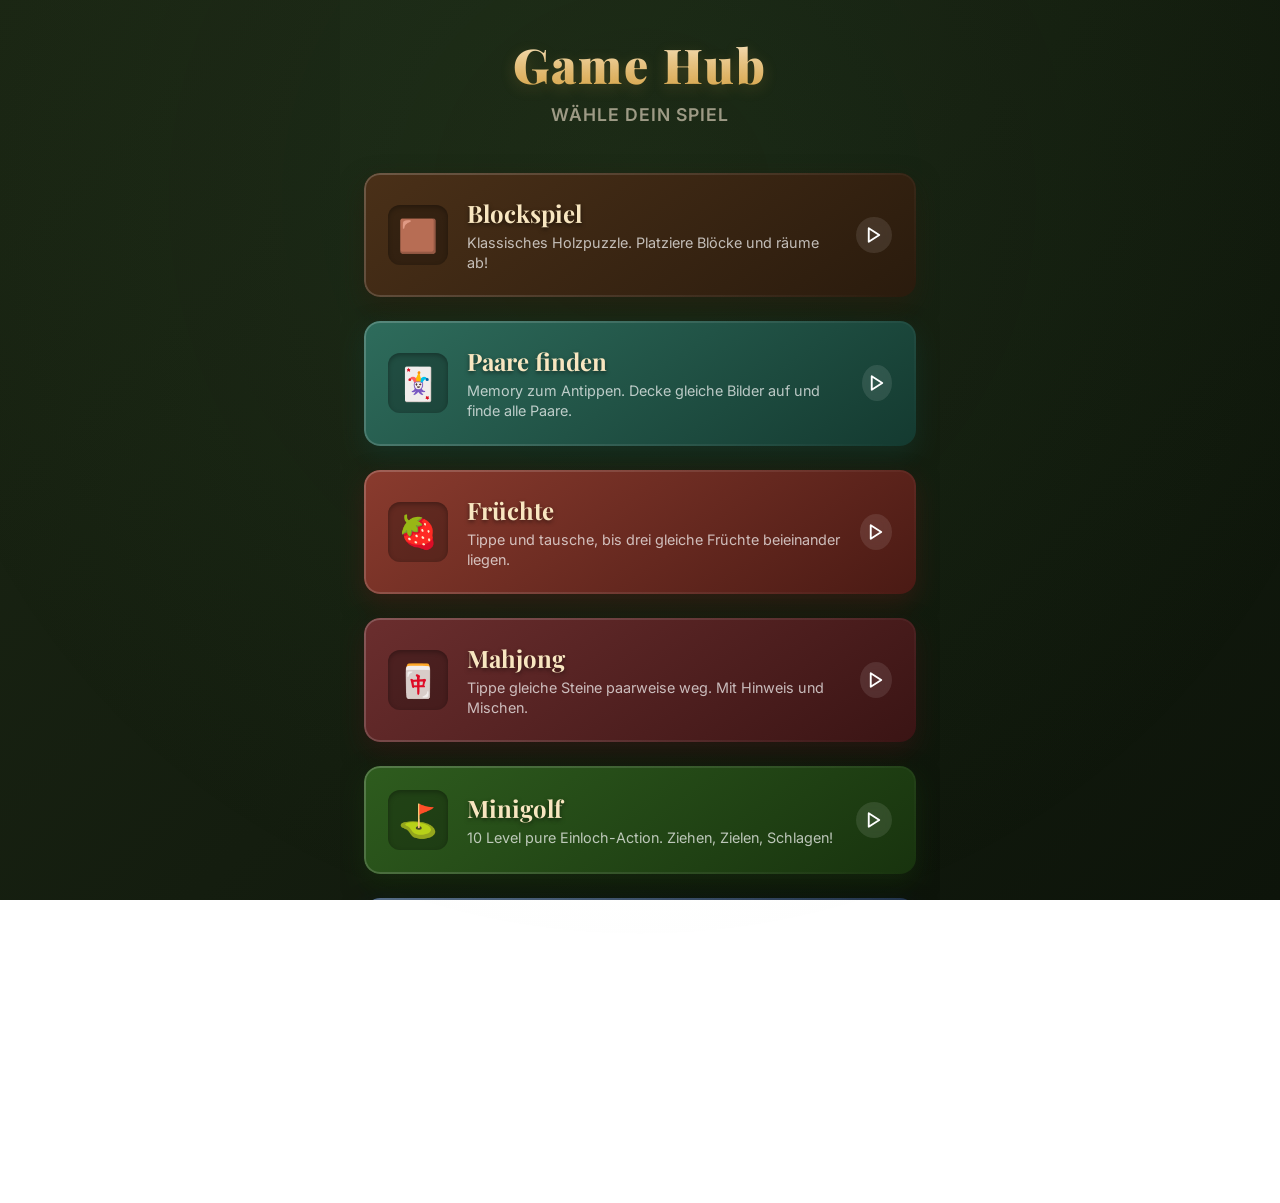
<file: index.html>
<!DOCTYPE html>
<html lang="de">
<head>
    <meta charset="UTF-8">
    <meta name="viewport" content="width=device-width, initial-scale=1.0, user-scalable=no">
    <meta name="apple-mobile-web-app-capable" content="yes">
    <meta name="apple-mobile-web-app-status-bar-style" content="black-translucent">
    <meta name="theme-color" content="#3A5228">
    <title>Game Hub</title>
    <link rel="manifest" href="manifest.json">
    <link rel="icon" type="image/svg+xml" href="assets/icons/icon-192.svg">
    <link rel="apple-touch-icon" href="assets/icons/icon-192.svg">
    <style>
        @import url('https://fonts.googleapis.com/css2?family=Playfair+Display:wght@700;900&family=Inter:wght@400;600;700&display=swap');

        *, *::before, *::after { box-sizing: border-box; margin: 0; padding: 0; }
        html, body {
            height: 100%;
            font-family: 'Inter', 'Segoe UI', Tahoma, sans-serif;
            background: linear-gradient(135deg, #1b2614 0%, #0d140a 100%);
            color: #F5E6D0;
            display: flex;
            flex-direction: column;
            align-items: center;
            overflow-x: hidden;
        }

        /* Subtle glowing background orb */
        body::before {
            content: '';
            position: fixed;
            top: -20vh;
            left: -20vw;
            width: 140vw;
            height: 140vh;
            background: radial-gradient(circle at 50% 30%, rgba(93, 170, 93, 0.08) 0%, transparent 60%);
            pointer-events: none;
            z-index: 0;
        }

        .hub-container {
            width: 100%;
            max-width: 600px;
            padding: 2rem 1.5rem;
            display: flex;
            flex-direction: column;
            align-items: center;
            z-index: 1;
        }

        header {
            margin-bottom: 3rem;
            text-align: center;
            animation: fadeInDown 0.8s ease-out;
        }

        h1 {
            font-family: 'Playfair Display', serif;
            font-size: 3rem;
            font-weight: 900;
            background: linear-gradient(to bottom, #fcebcf, #d4a040);
            -webkit-background-clip: text;
            -webkit-text-fill-color: transparent;
            text-shadow: 0 4px 15px rgba(212, 160, 64, 0.2);
            letter-spacing: 2px;
            margin-bottom: 0.5rem;
        }

        .subtitle {
            font-size: 1.1rem;
            color: rgba(245, 230, 208, 0.6);
            letter-spacing: 1px;
            font-weight: 600;
            text-transform: uppercase;
        }

        .games-grid {
            display: flex;
            flex-direction: column;
            gap: 1.5rem;
            width: 100%;
        }

        /* Game Card Base */
        .game-card {
            display: flex;
            align-items: center;
            padding: 1.5rem;
            border-radius: 16px;
            text-decoration: none;
            color: #fff;
            position: relative;
            overflow: hidden;
            transition: transform 0.3s cubic-bezier(0.175, 0.885, 0.32, 1.275), box-shadow 0.3s ease;
            animation: fadeInUp 0.6s ease-out backwards;
        }

        .game-card:nth-child(1) { animation-delay: 0.1s; }
        .game-card:nth-child(2) { animation-delay: 0.2s; }
        .game-card:nth-child(3) { animation-delay: 0.3s; }
        .game-card:nth-child(4) { animation-delay: 0.4s; }
        .game-card:nth-child(5) { animation-delay: 0.5s; }
        .game-card:nth-child(6) { animation-delay: 0.6s; }
        .game-card:nth-child(7) { animation-delay: 0.7s; }

        .game-card::before {
            content: '';
            position: absolute;
            inset: 0;
            border-radius: 16px;
            padding: 2px;
            background: linear-gradient(135deg, rgba(255,255,255,0.2) 0%, rgba(255,255,255,0) 100%);
            -webkit-mask: linear-gradient(#fff 0 0) content-box, linear-gradient(#fff 0 0);
            -webkit-mask-composite: xor;
            mask-composite: exclude;
            pointer-events: none;
        }

        .game-card:hover {
            transform: translateY(-5px) scale(1.02);
            box-shadow: 0 15px 35px rgba(0,0,0,0.4);
        }

        .game-card:active {
            transform: translateY(2px) scale(0.98);
        }

        /* Specific Game Cards */
        .card-blockspiel {
            background: linear-gradient(145deg, #4A3018, #2a1b0d);
            box-shadow: 0 10px 25px rgba(42, 27, 13, 0.5);
        }

        .card-minigolf {
            background: linear-gradient(145deg, #2e5c1e, #18330e);
            box-shadow: 0 10px 25px rgba(24, 51, 14, 0.5);
        }

        .card-memory {
            background: linear-gradient(145deg, #2e6c5c, #143a30);
            box-shadow: 0 10px 25px rgba(20, 58, 48, 0.5);
        }

        .card-mahjong {
            background: linear-gradient(145deg, #6b2e2e, #3a1414);
            box-shadow: 0 10px 25px rgba(58, 20, 20, 0.5);
        }

        .card-solitaer {
            background: linear-gradient(145deg, #2e4a6b, #14233a);
            box-shadow: 0 10px 25px rgba(20, 35, 58, 0.5);
        }

        .card-burg {
            background: linear-gradient(145deg, #4a4a55, #24242c);
            box-shadow: 0 10px 25px rgba(36, 36, 44, 0.5);
        }

        .card-fruechte {
            background: linear-gradient(145deg, #8a3b2e, #4a1a14);
            box-shadow: 0 10px 25px rgba(74, 26, 20, 0.5);
        }

        .card-icon {
            width: 60px;
            height: 60px;
            border-radius: 12px;
            background: rgba(0,0,0,0.25);
            display: flex;
            align-items: center;
            justify-content: center;
            font-size: 2rem;
            margin-right: 1.2rem;
            box-shadow: inset 0 2px 5px rgba(0,0,0,0.3);
            flex-shrink: 0;
        }

        .card-content {
            display: flex;
            flex-direction: column;
            flex-grow: 1;
        }

        .card-title {
            font-size: 1.5rem;
            font-weight: 700;
            margin-bottom: 0.25rem;
            font-family: 'Playfair Display', serif;
            color: #F8E6C0;
            text-shadow: 0 2px 4px rgba(0,0,0,0.5);
        }

        .card-desc {
            font-size: 0.9rem;
            color: rgba(255,255,255,0.7);
            line-height: 1.4;
        }
        
        .play-indicator {
            display: flex;
            align-items: center;
            justify-content: center;
            width: 36px;
            height: 36px;
            border-radius: 50%;
            background: rgba(255,255,255,0.1);
            backdrop-filter: blur(4px);
            margin-left: 1rem;
            transition: background 0.2s, transform 0.3s;
        }

        .game-card:hover .play-indicator {
            background: rgba(255,255,255,0.25);
            transform: translateX(5px);
        }

        @keyframes fadeInDown {
            from { opacity: 0; transform: translateY(-20px); }
            to { opacity: 1; transform: translateY(0); }
        }

        @keyframes fadeInUp {
            from { opacity: 0; transform: translateY(20px); }
            to { opacity: 1; transform: translateY(0); }
        }

    </style>
</head>
<body>
    <div class="hub-container">
        <header>
            <h1>Game Hub</h1>
            <div class="subtitle">Wähle dein Spiel</div>
        </header>

        <div class="games-grid">
            <a href="blockspiel.html" class="game-card card-blockspiel">
                <div class="card-icon">🟫</div>
                <div class="card-content">
                    <div class="card-title">Blockspiel</div>
                    <div class="card-desc">Klassisches Holzpuzzle. Platziere Blöcke und räume ab!</div>
                </div>
                <div class="play-indicator">
                    <svg width="18" height="18" viewBox="0 0 24 24" fill="none" stroke="currentColor" stroke-width="2.5" stroke-linecap="round" stroke-linejoin="round"><polygon points="5 3 19 12 5 21 5 3"></polygon></svg>
                </div>
            </a>

            <a href="memory.html" class="game-card card-memory">
                <div class="card-icon">🃏</div>
                <div class="card-content">
                    <div class="card-title">Paare finden</div>
                    <div class="card-desc">Memory zum Antippen. Decke gleiche Bilder auf und finde alle Paare.</div>
                </div>
                <div class="play-indicator">
                    <svg width="18" height="18" viewBox="0 0 24 24" fill="none" stroke="currentColor" stroke-width="2.5" stroke-linecap="round" stroke-linejoin="round"><polygon points="5 3 19 12 5 21 5 3"></polygon></svg>
                </div>
            </a>

            <a href="fruechte.html" class="game-card card-fruechte">
                <div class="card-icon">🍓</div>
                <div class="card-content">
                    <div class="card-title">Früchte</div>
                    <div class="card-desc">Tippe und tausche, bis drei gleiche Früchte beieinander liegen.</div>
                </div>
                <div class="play-indicator">
                    <svg width="18" height="18" viewBox="0 0 24 24" fill="none" stroke="currentColor" stroke-width="2.5" stroke-linecap="round" stroke-linejoin="round"><polygon points="5 3 19 12 5 21 5 3"></polygon></svg>
                </div>
            </a>

            <a href="mahjong.html" class="game-card card-mahjong">
                <div class="card-icon">🀄</div>
                <div class="card-content">
                    <div class="card-title">Mahjong</div>
                    <div class="card-desc">Tippe gleiche Steine paarweise weg. Mit Hinweis und Mischen.</div>
                </div>
                <div class="play-indicator">
                    <svg width="18" height="18" viewBox="0 0 24 24" fill="none" stroke="currentColor" stroke-width="2.5" stroke-linecap="round" stroke-linejoin="round"><polygon points="5 3 19 12 5 21 5 3"></polygon></svg>
                </div>
            </a>

            <a href="minigolf.html" class="game-card card-minigolf">
                <div class="card-icon">⛳</div>
                <div class="card-content">
                    <div class="card-title">Minigolf</div>
                    <div class="card-desc">10 Level pure Einloch-Action. Ziehen, Zielen, Schlagen!</div>
                </div>
                <div class="play-indicator">
                    <svg width="18" height="18" viewBox="0 0 24 24" fill="none" stroke="currentColor" stroke-width="2.5" stroke-linecap="round" stroke-linejoin="round"><polygon points="5 3 19 12 5 21 5 3"></polygon></svg>
                </div>
            </a>

            <a href="solitaer.html" class="game-card card-solitaer">
                <div class="card-icon">♠️</div>
                <div class="card-content">
                    <div class="card-title">Solitär</div>
                    <div class="card-desc">Klassische Patience. Antippen statt ziehen, mit Hilfe-Knöpfen.</div>
                </div>
                <div class="play-indicator">
                    <svg width="18" height="18" viewBox="0 0 24 24" fill="none" stroke="currentColor" stroke-width="2.5" stroke-linecap="round" stroke-linejoin="round"><polygon points="5 3 19 12 5 21 5 3"></polygon></svg>
                </div>
            </a>

            <a href="burg.html" class="game-card card-burg">
                <div class="card-icon">🏰</div>
                <div class="card-content">
                    <div class="card-title">Belagerte Burg</div>
                    <div class="card-desc">Offene Patience. Karten der Reihe nach absteigend stapeln und die Asse hochbauen.</div>
                </div>
                <div class="play-indicator">
                    <svg width="18" height="18" viewBox="0 0 24 24" fill="none" stroke="currentColor" stroke-width="2.5" stroke-linecap="round" stroke-linejoin="round"><polygon points="5 3 19 12 5 21 5 3"></polygon></svg>
                </div>
            </a>
        </div>
    </div>

    <script>
        // Service Worker Registrierung
        if ('serviceWorker' in navigator) {
            const hadController = !!navigator.serviceWorker.controller;
            let refreshing = false;
            navigator.serviceWorker.addEventListener('controllerchange', () => {
                if (refreshing) return;
                refreshing = true;
                if (hadController) window.location.reload();
            });
            navigator.serviceWorker.register('service-worker.js').then(reg => {
                reg.update();
            });
        }
    </script>
</body>
</html>
</file>
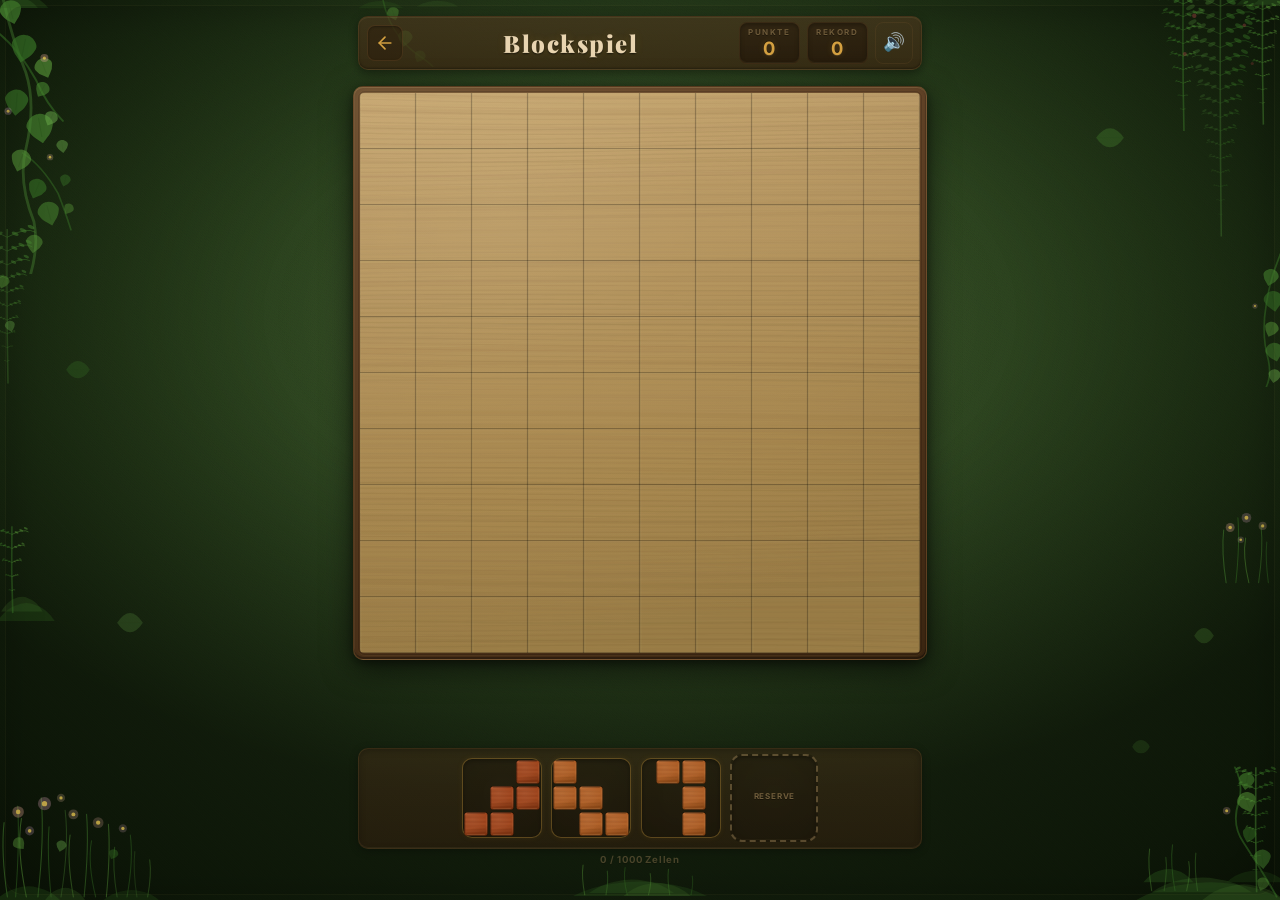
<file: blockspiel.html>
<!DOCTYPE html>
<html lang="de">
<head>
    <meta charset="UTF-8">
    <meta name="viewport" content="width=device-width, initial-scale=1.0, user-scalable=no">
    <meta name="apple-mobile-web-app-capable" content="yes">
    <meta name="apple-mobile-web-app-status-bar-style" content="black-translucent">
    <meta name="theme-color" content="#5C3A1E">
    <title>Blockspiel</title>
    <link rel="manifest" href="manifest.json">
    <link rel="icon" type="image/svg+xml" href="assets/icons/icon-192.svg">
    <link rel="apple-touch-icon" href="assets/icons/icon-192.svg">
    <link rel="stylesheet" href="css/style.css">
</head>
<body>
    <div id="app">
        <!-- Spiel wird hier per JavaScript aufgebaut -->
    </div>
    <script src="js/game.js"></script>
    <script>
        // Service Worker registrieren für PWA / Offline-Support
        if ('serviceWorker' in navigator) {
            const hadController = !!navigator.serviceWorker.controller;
            let refreshing = false;
            navigator.serviceWorker.addEventListener('controllerchange', () => {
                if (refreshing) return;
                refreshing = true;
                if (hadController) window.location.reload(); // Neue Version automatisch laden
            });
            navigator.serviceWorker.register('service-worker.js').then(reg => {
                reg.update(); // Immer nach Updates suchen
            });
        }
    </script>
</body>
</html>
</file>
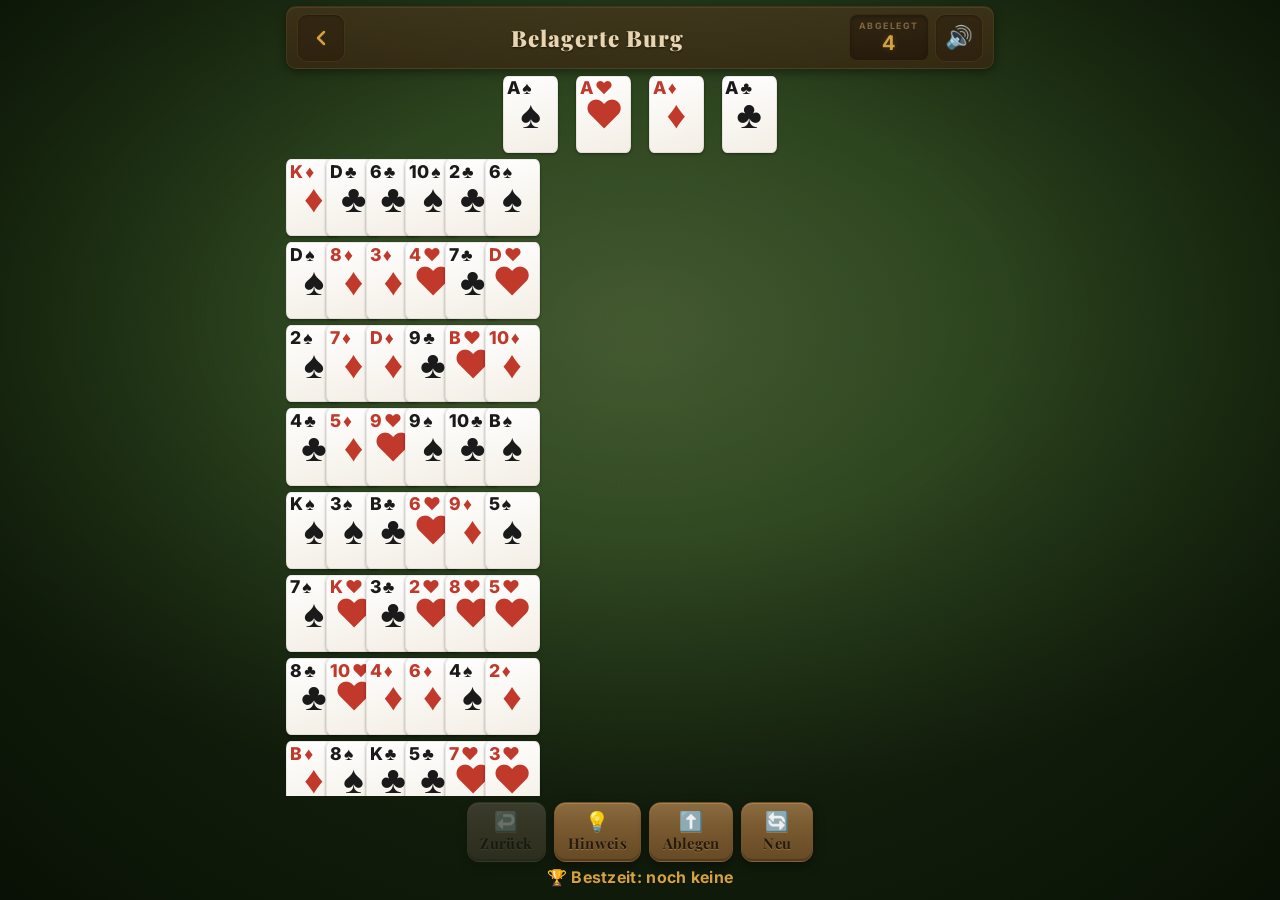
<file: burg.html>
<!DOCTYPE html>
<html lang="de">
<head>
    <meta charset="UTF-8">
    <meta name="viewport" content="width=device-width, initial-scale=1.0, user-scalable=no">
    <meta name="apple-mobile-web-app-capable" content="yes">
    <meta name="apple-mobile-web-app-status-bar-style" content="black-translucent">
    <meta name="theme-color" content="#5C3A1E">
    <title>Belagerte Burg</title>
    <link rel="manifest" href="manifest.json">
    <link rel="icon" type="image/svg+xml" href="assets/icons/icon-192.svg">
    <link rel="apple-touch-icon" href="assets/icons/icon-192.svg">
    <style>
        @import url('https://fonts.googleapis.com/css2?family=Playfair+Display:wght@700;900&family=Inter:wght@400;600;700&display=swap');

        *, *::before, *::after { box-sizing: border-box; margin: 0; padding: 0; }

        html, body {
            height: 100%;
            font-family: 'Inter', 'Segoe UI', Tahoma, sans-serif;
            color: #F5E6D0;
            touch-action: manipulation;
            -webkit-user-select: none; user-select: none;
            overflow: hidden;
        }
        body {
            background:
                repeating-linear-gradient(105deg, rgba(0,0,0,0) 0px, rgba(0,0,0,0.02) 1px, rgba(0,0,0,0) 2px, rgba(0,0,0,0.01) 4px, rgba(0,0,0,0) 5px),
                radial-gradient(ellipse at 50% 40%, #3A5228 0%, #2E4620 35%, #243A18 60%, #1A2E10 85%, #12200A 100%);
        }
        body::before {
            content: ''; position: fixed; inset: 0; pointer-events: none; z-index: 0;
            background: radial-gradient(ellipse 65% 55% at 50% 35%, rgba(255,240,200,0.06) 0%, rgba(0,0,0,0) 45%, rgba(0,0,0,0.5) 100%);
        }

        #app {
            display: flex; flex-direction: column; align-items: center;
            height: 100%; padding: 0.4rem; max-width: 720px; margin: 0 auto;
            position: relative; z-index: 2;
        }

        #header {
            width: 100%; display: flex; align-items: center; justify-content: space-between;
            padding: 0.4rem 0.6rem; flex-shrink: 0;
            background: linear-gradient(180deg, rgba(80,55,30,0.6) 0%, rgba(60,38,18,0.7) 100%);
            border-radius: 10px; border: 1px solid rgba(120,85,45,0.25);
            box-shadow: inset 0 1px 0 rgba(255,220,160,0.08), 0 3px 10px rgba(0,0,0,0.4);
        }
        #header h1 { font-family: 'Playfair Display', Georgia, serif; font-size: 1.4rem; font-weight: 900; color: #E8D4B0; text-shadow: 0 1px 2px rgba(0,0,0,0.6); letter-spacing: 1px; }
        .icon-btn, .back-btn {
            display: flex; align-items: center; justify-content: center;
            width: 48px; height: 48px; color: #D4A040; background: rgba(40,25,12,0.4);
            border: 1px solid rgba(120,85,45,0.3); border-radius: 10px; text-decoration: none;
            cursor: pointer; font-size: 1.4rem; box-shadow: inset 0 1px 2px rgba(0,0,0,0.3); line-height: 1;
            transition: transform 0.12s ease;
        }
        .icon-btn:active, .back-btn:active { transform: scale(0.93); }
        .back-btn svg { width: 24px; height: 24px; }
        #score-area { display: flex; gap: 0.4rem; align-items: center; }
        .score-box {
            display: flex; flex-direction: column; align-items: center;
            background: linear-gradient(180deg, rgba(40,25,12,0.5) 0%, rgba(30,18,8,0.6) 100%);
            border-radius: 8px; padding: 0.3rem 0.55rem; min-width: 58px;
            border: 1px solid rgba(120,85,45,0.2); box-shadow: inset 0 2px 4px rgba(0,0,0,0.3);
        }
        .score-label { font-size: 0.55rem; text-transform: uppercase; letter-spacing: 1.5px; color: rgba(180,150,100,0.6); font-weight: 700; }
        .score-box span:last-child { font-size: 1.25rem; font-weight: 700; color: #D4A040; text-shadow: 0 0 6px rgba(212,160,64,0.2); }

        /* ===== Spielbereich ===== */
        #table {
            flex: 1 1 auto; width: 100%; min-height: 0; display: flex; flex-direction: column;
            padding-top: 0.4rem; gap: 0.4rem; overflow: hidden;
        }
        #foundations-row { display: flex; justify-content: center; gap: 2.5%; flex-shrink: 0; }
        #wings { display: flex; flex-direction: column; gap: 6px; flex: 1 1 auto; min-height: 0; overflow-y: auto; }

        .pile { position: relative; }
        .foundation { flex: 0 0 auto; }
        .wing { position: relative; width: 100%; flex-shrink: 0; }
        .slot {
            position: absolute; top: 0; left: 0;
            border-radius: 9%; border: 2px dashed rgba(245,230,208,0.25);
            background: rgba(0,0,0,0.12);
            display: flex; align-items: center; justify-content: center;
            color: rgba(245,230,208,0.3); font-size: 1.3rem;
        }

        /* ===== Karte ===== */
        .card {
            position: absolute; top: 0;
            border-radius: 9%; cursor: pointer;
            background: linear-gradient(160deg, #ffffff 0%, #f3eee4 100%);
            box-shadow: 0 1px 3px rgba(0,0,0,0.4), inset 0 0 0 1px rgba(0,0,0,0.08);
            overflow: hidden;
            transition: box-shadow 0.12s ease;
        }
        .card .corner {
            position: absolute; top: 5%; left: 7%;
            display: flex; flex-direction: row; align-items: center; gap: 0.12em; line-height: 1;
            font-weight: 800; font-family: 'Inter', sans-serif;
        }
        .card .pip-center {
            position: absolute; top: 50%; left: 50%; transform: translate(-50%,-50%);
            line-height: 1;
        }
        .card.red { color: #c0392b; }
        .card.black { color: #1a1a1a; }
        .card.selectable-hint { animation: hintPulse 0.7s ease 0s 3; }
        @keyframes hintPulse {
            0%,100% { box-shadow: 0 1px 3px rgba(0,0,0,0.4); }
            50% { box-shadow: 0 0 0 3px rgba(212,160,64,0.95), 0 0 16px rgba(212,160,64,0.6); }
        }
        .card.justmoved { animation: pop 0.25s ease; }
        @keyframes pop { 0%{transform:scale(0.85);} 100%{transform:scale(1);} }

        /* ===== Buttonleiste ===== */
        #controls { display: flex; gap: 0.5rem; flex-wrap: wrap; justify-content: center; width: 100%; padding: 0.4rem 0 0.2rem; flex-shrink: 0; }
        .ctrl-btn {
            background: linear-gradient(180deg, #8B6B40 0%, #7A5A30 40%, #654A25 100%);
            color: rgba(30,18,8,0.92); text-shadow: 0 1px 0 rgba(255,220,160,0.25);
            border: 1px solid rgba(120,85,45,0.4); border-radius: 12px;
            padding: 0.5rem 0.8rem; font-size: 0.92rem; font-weight: 700;
            font-family: 'Playfair Display', Georgia, serif; cursor: pointer;
            min-height: 52px; min-width: 72px; letter-spacing: 0.3px;
            box-shadow: 0 4px 12px rgba(0,0,0,0.4), inset 0 1px 0 rgba(255,220,160,0.2), inset 0 -2px 0 rgba(0,0,0,0.2);
            transition: transform 0.12s ease; display: flex; flex-direction: column; align-items: center; gap: 2px;
        }
        .ctrl-btn .ico { font-size: 1.2rem; line-height: 1; }
        .ctrl-btn:active { transform: scale(0.95); }
        .ctrl-btn:disabled { opacity: 0.4; filter: grayscale(0.6); cursor: default; }

        .record-line { text-align: center; font-size: 1rem; color: #D4A040; font-weight: 700; padding: 0.15rem 0.5rem 0.4rem; letter-spacing: 0.3px; flex-shrink: 0; text-shadow: 0 1px 2px rgba(0,0,0,0.4); }

        /* ===== Overlay ===== */
        .overlay {
            position: fixed; inset: 0; background: rgba(5,8,5,0.92);
            display: flex; align-items: center; justify-content: center; z-index: 100;
            animation: fadeIn 0.3s ease;
        }
        .overlay.hidden { display: none; }
        @keyframes fadeIn { from{opacity:0;} to{opacity:1;} }
        .overlay-box {
            background: linear-gradient(160deg, #6B4A2C 0%, #5A3C20 40%, #4A3018 100%);
            border: 1px solid rgba(120,85,45,0.35); border-radius: 16px;
            padding: 2.2rem 2.4rem; text-align: center; max-width: 90vw;
            box-shadow: 0 16px 60px rgba(0,0,0,0.7), inset 0 1px 0 rgba(255,220,160,0.1);
            animation: popIn 0.35s ease;
        }
        @keyframes popIn { from{transform:scale(0.85);opacity:0;} to{transform:scale(1);opacity:1;} }
        .overlay-box .trophy { font-size: 3.2rem; margin-bottom: 0.4rem; }
        .overlay-box h2 { font-family: 'Playfair Display', Georgia, serif; font-size: 1.9rem; font-weight: 900; color: #F8E6C0; margin-bottom: 0.7rem; }
        .overlay-box p { font-size: 1.2rem; color: #F5E6D0; margin-bottom: 0.4rem; }
        .overlay-box .stat { color: #D4A040; font-weight: 700; }
        .big-btn {
            background: linear-gradient(180deg, #8B6B40 0%, #7A5A30 40%, #654A25 100%);
            color: rgba(30,18,8,0.92); text-shadow: 0 1px 0 rgba(255,220,160,0.2);
            border: 1px solid rgba(120,85,45,0.4); border-radius: 12px; padding: 0.85rem 2rem;
            font-size: 1.15rem; font-weight: 700; font-family: 'Playfair Display', Georgia, serif;
            cursor: pointer; letter-spacing: 1px; margin-top: 1.1rem; min-height: 60px;
            box-shadow: 0 4px 14px rgba(0,0,0,0.5), inset 0 1px 0 rgba(255,220,160,0.2);
            transition: transform 0.12s ease;
        }
        .big-btn:active { transform: scale(0.96); }

        @media (max-width: 420px) {
            #header h1 { font-size: 1.1rem; }
            .icon-btn, .back-btn { width: 44px; height: 44px; }
            .ctrl-btn { min-width: 64px; padding: 0.45rem 0.5rem; font-size: 0.82rem; }
        }
    </style>
</head>
<body>
    <div id="app">
        <div id="header">
            <a href="index.html" class="back-btn" aria-label="Zurück zum Menü">
                <svg viewBox="0 0 24 24" fill="none" stroke="currentColor" stroke-width="2.5" stroke-linecap="round" stroke-linejoin="round"><path d="M15 18l-6-6 6-6"/></svg>
            </a>
            <h1>Belagerte Burg</h1>
            <div id="score-area">
                <div class="score-box"><span class="score-label">Abgelegt</span><span id="done-count">0</span></div>
                <button class="icon-btn" id="mute-btn" aria-label="Ton an/aus">🔊</button>
            </div>
        </div>

        <div id="table">
            <div id="foundations-row">
                <div class="pile foundation" data-suit="0"></div>
                <div class="pile foundation" data-suit="1"></div>
                <div class="pile foundation" data-suit="2"></div>
                <div class="pile foundation" data-suit="3"></div>
            </div>
            <div id="wings"></div>
        </div>

        <div id="controls">
            <button class="ctrl-btn" id="undo-btn"><span class="ico">↩️</span>Zurück</button>
            <button class="ctrl-btn" id="hint-btn"><span class="ico">💡</span>Hinweis</button>
            <button class="ctrl-btn" id="auto-btn"><span class="ico">⬆️</span>Ablegen</button>
            <button class="ctrl-btn" id="new-btn"><span class="ico">🔄</span>Neu</button>
        </div>
        <div id="record-line" class="record-line"></div>
    </div>

    <div id="win" class="overlay hidden">
        <div class="overlay-box">
            <div class="trophy">🏆</div>
            <h2>Gewonnen!</h2>
            <p>Die Burg ist erobert!</p>
            <p class="stat" id="win-time"></p>
            <button class="big-btn" id="win-again">Nochmal spielen</button>
        </div>
    </div>

    <script>
    (function () {
        'use strict';

        const SUITS = ['♠','♥','♦','♣'];                 // 0,3 = schwarz; 1,2 = rot
        const RANKS = ['', 'A','2','3','4','5','6','7','8','9','10','B','D','K']; // 1..13
        const NWINGS = 8;
        function isRed(suit) { return suit === 1 || suit === 2; }
        function color(suit) { return isRed(suit) ? 'red' : 'black'; }

        // ===== Zustand =====
        let foundations = [[],[],[],[]];
        let wings = [];
        let undoStack = [];
        let startTime = 0;
        let busy = false;

        // ===== Ton =====
        let audioCtx = null;
        let muted = localStorage.getItem('burgMuted') === '1';
        updateMuteBtn();
        function ensureAudio() {
            if (!audioCtx) { try { audioCtx = new (window.AudioContext || window.webkitAudioContext)(); } catch (e) { audioCtx = null; } }
            if (audioCtx && audioCtx.state === 'suspended') audioCtx.resume();
        }
        function tone(freq, dur, type, vol) {
            if (muted) return; ensureAudio(); if (!audioCtx) return;
            const o = audioCtx.createOscillator(), g = audioCtx.createGain();
            o.type = type || 'sine'; o.frequency.value = freq; g.gain.value = 0;
            o.connect(g); g.connect(audioCtx.destination);
            const t = audioCtx.currentTime;
            g.gain.linearRampToValueAtTime(vol || 0.16, t + 0.01);
            g.gain.exponentialRampToValueAtTime(0.0001, t + (dur || 0.16));
            o.start(t); o.stop(t + (dur || 0.16) + 0.02);
        }
        const sndPlace = () => tone(440, 0.09, 'sine', 0.13);
        const sndFound = () => { tone(660, 0.09, 'sine', 0.15); setTimeout(() => tone(880, 0.14, 'sine', 0.15), 80); };
        const sndFlip  = () => tone(360, 0.08, 'sine', 0.12);
        const sndNope  = () => tone(200, 0.14, 'triangle', 0.1);
        function sndWin() { [523,659,784,1047,1319].forEach((f,i) => setTimeout(() => tone(f,0.25,'sine',0.2), i*150)); }

        function updateMuteBtn() {
            const b = document.getElementById('mute-btn');
            b.textContent = muted ? '🔇' : '🔊';
            b.style.color = muted ? '#c0654a' : '#D4A040';
        }
        document.getElementById('mute-btn').addEventListener('click', () => {
            muted = !muted; localStorage.setItem('burgMuted', muted ? '1' : '0'); updateMuteBtn(); if (!muted) sndFlip();
        });

        // ===== Helfer =====
        function shuffle(a) { for (let i=a.length-1;i>0;i--){ const j=Math.floor(Math.random()*(i+1)); [a[i],a[j]]=[a[j],a[i]]; } return a; }

        function cloneState() {
            return {
                foundations: foundations.map(f => f.map(c => ({...c}))),
                wings: wings.map(w => w.map(c => ({...c})))
            };
        }
        function pushUndo() { undoStack.push(cloneState()); if (undoStack.length > 400) undoStack.shift(); }
        function restoreState(s) {
            foundations = s.foundations.map(f => f.map(c => ({...c})));
            wings = s.wings.map(w => w.map(c => ({...c})));
        }

        // ===== Regeln =====
        // Fundament: aufsteigend, gleiche Farbe (Symbol)
        function canToFoundation(card) {
            const f = foundations[card.suit];
            if (f.length === 0) return card.rank === 1;
            return f[f.length - 1].rank === card.rank - 1;
        }
        // Reihe: absteigend um 1, Farbe egal; leere Reihe nimmt jede Karte
        function canToWing(card, wi) {
            const w = wings[wi];
            if (w.length === 0) return true;
            return w[w.length - 1].rank === card.rank + 1;
        }
        // gültige, lückenlos absteigende Folge (Farbe egal) ab Index?
        function isRun(w, fromIdx) {
            for (let i = fromIdx + 1; i < w.length; i++) {
                if (w[i-1].rank !== w[i].rank + 1) return false;
            }
            return true;
        }

        // ===== Deal =====
        function deal() {
            foundations = [[],[],[],[]];
            wings = []; for (let i = 0; i < NWINGS; i++) wings.push([]);
            const d = [];
            for (let s = 0; s < 4; s++) {
                for (let r = 2; r <= 13; r++) d.push({ suit: s, rank: r });
                foundations[s].push({ suit: s, rank: 1 }); // Ass liegt schon
            }
            shuffle(d);
            // 48 Karten auf 8 Reihen à 6
            let k = 0;
            for (let i = 0; i < NWINGS; i++) {
                for (let j = 0; j < 6; j++) wings[i].push(d[k++]);
            }
        }

        // ===== Layout-Maße =====
        let cardW = 50, cardH = 70, hgap = 0;
        function computeMetrics() {
            const tableEl = document.getElementById('table');
            const tableW = tableEl.clientWidth;
            const tableH = tableEl.clientHeight;
            const rows = 1 + NWINGS;          // Fundamentreihe + 8 Reihen
            const vgapTotal = 6 * (rows - 1) + 8;
            cardH = (tableH - vgapTotal) / rows;
            cardW = cardH / 1.4;
            // Fundamentreihe (4 Karten) muss in die Breite passen
            const maxWFound = (tableW - tableW * 0.025 * 3) / 4;
            if (cardW > maxWFound) { cardW = maxWFound; cardH = cardW * 1.4; }
        }

        // ===== Rendering =====
        function cardInner(card) {
            const sym = SUITS[card.suit];
            const rk = RANKS[card.rank];
            return '<div class="corner" style="font-size:' + (cardW*0.32) + 'px">' +
                       '<span>' + rk + '</span><span>' + sym + '</span>' +
                   '</div>' +
                   '<div class="pip-center" style="font-size:' + (cardW*0.7) + 'px">' + sym + '</div>';
        }
        function makeCardEl(card) {
            const el = document.createElement('div');
            el.className = 'card ' + color(card.suit);
            el.style.width = cardW + 'px';
            el.style.height = cardH + 'px';
            el.innerHTML = cardInner(card);
            return el;
        }
        function emptySlot(symbol, cls) {
            const s = document.createElement('div');
            s.className = 'slot' + (cls ? ' ' + cls : '');
            s.style.width = cardW + 'px';
            s.style.height = cardH + 'px';
            if (symbol) s.textContent = symbol;
            return s;
        }

        function render() {
            computeMetrics();

            // Fundamente
            document.querySelectorAll('.foundation').forEach(fEl => {
                const suit = Number(fEl.dataset.suit);
                fEl.innerHTML = '';
                fEl.style.width = cardW + 'px';
                fEl.style.height = cardH + 'px';
                const f = foundations[suit];
                if (f.length > 0) {
                    const c = makeCardEl(f[f.length-1]);
                    c.onclick = () => onFoundationClick(suit);
                    fEl.appendChild(c);
                } else {
                    fEl.appendChild(emptySlot(SUITS[suit], color(suit)));
                }
            });

            // Reihen
            const wingsEl = document.getElementById('wings');
            wingsEl.innerHTML = '';
            for (let i = 0; i < NWINGS; i++) {
                const wEl = document.createElement('div');
                wEl.className = 'wing';
                wEl.style.height = cardH + 'px';
                wingsEl.appendChild(wEl);
                const w = wings[i];
                if (w.length === 0) {
                    wEl.appendChild(emptySlot(''));
                    (function (wi) { wEl.onclick = () => onWingClick(wi, 0); })(i);
                } else {
                    const availW = wEl.clientWidth || (document.getElementById('table').clientWidth);
                    const cap = cardW * 0.72;
                    const fit = w.length > 1 ? (availW - cardW) / (w.length - 1) : 0;
                    const off = Math.min(cap, fit > 0 ? fit : cap);
                    w.forEach((card, idx) => {
                        const el = makeCardEl(card);
                        el.style.left = (idx * off) + 'px';
                        el.style.zIndex = idx + 1;
                        (function (wi, ci) { el.onclick = () => onWingClick(wi, ci); })(i, idx);
                        wEl.appendChild(el);
                    });
                }
            }

            updateStatus();
        }

        function updateStatus() {
            const done = foundations.reduce((s, f) => s + f.length, 0);
            document.getElementById('done-count').textContent = done;
            document.getElementById('undo-btn').disabled = undoStack.length === 0;
        }

        // ===== Zielsuche =====
        // beste Reihe für eine (Folgen-)Kopfkarte: belegte passende bevorzugt, sonst leere
        function findWingDest(card, excludeIndex) {
            let emptyDest = -1;
            for (let i = 0; i < NWINGS; i++) {
                if (i === excludeIndex) continue;
                if (wings[i].length === 0) {
                    if (emptyDest === -1) emptyDest = i;
                } else if (canToWing(card, i)) {
                    return i;
                }
            }
            return emptyDest;
        }

        // ===== Aktionen =====
        function onWingClick(wi, ci) {
            if (busy) return;
            ensureAudio();
            const w = wings[wi];
            if (w.length === 0) return;
            if (ci >= w.length) ci = w.length - 1;
            const card = w[ci];
            const runLen = w.length - ci;

            // Einzelne oberste Karte -> erst Fundament, dann Reihe
            if (runLen === 1) {
                if (canToFoundation(card)) {
                    pushUndo();
                    w.pop();
                    foundations[card.suit].push(card);
                    sndFound(); render(); checkWin();
                    return;
                }
                const dest = findWingDest(card, wi);
                if (dest !== -1) {
                    pushUndo();
                    w.pop();
                    wings[dest].push(card);
                    sndPlace(); render();
                    return;
                }
                sndNope();
                return;
            }

            // Folge ab ci: muss lückenlos absteigend sein
            if (!isRun(w, ci)) { sndNope(); return; }
            const dest = findWingDest(card, wi);
            if (dest === -1) { sndNope(); return; }
            pushUndo();
            const moving = w.splice(ci);
            moving.forEach(c => wings[dest].push(c));
            sndPlace(); render();
        }

        function onFoundationClick(suit) {
            if (busy) return;
            const f = foundations[suit];
            if (f.length === 0) return;
            const card = f[f.length - 1];
            const dest = findWingDest(card);
            if (dest === -1) { sndNope(); return; }
            pushUndo();
            f.pop();
            wings[dest].push(card);
            sndPlace(); render();
        }

        // ===== Undo =====
        document.getElementById('undo-btn').addEventListener('click', () => {
            if (busy || undoStack.length === 0) return;
            restoreState(undoStack.pop());
            sndFlip(); render();
        });

        // ===== Hinweis =====
        document.getElementById('hint-btn').addEventListener('click', () => {
            if (busy) return;
            const hint = findHint();
            if (!hint) { sndNope(); return; }
            sndFlip();
            let el = null;
            if (hint.type === 'found') {
                el = document.querySelector('.foundation[data-suit="' + hint.suit + '"] .card');
            } else {
                const wEl = document.getElementById('wings').children[hint.wi];
                if (wEl) el = wEl.children[hint.ci];
            }
            if (el) { el.classList.remove('selectable-hint'); void el.offsetWidth; el.classList.add('selectable-hint'); }
        });

        function findHint() {
            // 1) Reihen-Spitze -> Fundament
            for (let i = 0; i < NWINGS; i++) {
                const w = wings[i];
                if (w.length && canToFoundation(w[w.length-1])) return { type: 'wing', wi: i, ci: w.length-1 };
            }
            // 2) Zug auf eine belegte passende Reihe (baut Folgen)
            for (let i = 0; i < NWINGS; i++) {
                const w = wings[i];
                for (let ci = 0; ci < w.length; ci++) {
                    if (!isRun(w, ci)) continue;
                    const card = w[ci];
                    for (let j = 0; j < NWINGS; j++) {
                        if (j === i) continue;
                        if (wings[j].length && canToWing(card, j)) return { type: 'wing', wi: i, ci };
                    }
                    break; // nur die längste Folge ab Spitze ist interessant
                }
            }
            // 3) Zug auf eine leere Reihe (nur wenn die Quelle dadurch nicht selbst leer wird ohne Sinn)
            for (let i = 0; i < NWINGS; i++) {
                const w = wings[i];
                if (w.length < 2) continue;
                for (let ci = 1; ci < w.length; ci++) {
                    if (!isRun(w, ci)) continue;
                    if (findWingDest(w[ci], i) !== -1) return { type: 'wing', wi: i, ci };
                    break;
                }
            }
            return null;
        }

        // ===== Auto-Ablegen =====
        document.getElementById('auto-btn').addEventListener('click', () => {
            if (busy) return;
            const snapshot = cloneState();
            let movedAny = false, safety = 0;
            function step() {
                let moved = false;
                for (let i = 0; i < NWINGS; i++) {
                    const w = wings[i];
                    if (w.length && canToFoundation(w[w.length-1])) {
                        const c = w.pop(); foundations[c.suit].push(c); moved = true; break;
                    }
                }
                if (moved) { movedAny = true; safety++; sndFound(); render(); if (safety < 60) setTimeout(step, 130); else finish(); }
                else finish();
            }
            function finish() {
                busy = false;
                if (movedAny) checkWin(); else sndNope();
            }
            if (wings.some(w => w.length)) { busy = true; undoStack.push(snapshot); step(); }
        });

        // ===== Neues Spiel =====
        function newGame() {
            deal();
            undoStack = [];
            busy = false;
            startTime = Date.now();
            document.getElementById('win').classList.add('hidden');
            render();
            updateRecordLine();
        }
        document.getElementById('new-btn').addEventListener('click', newGame);

        // ===== Sieg =====
        function formatTime(sec) {
            const m = Math.floor(sec/60), s = sec%60;
            return m > 0 ? (m + ' Min ' + s + ' Sek') : (s + ' Sekunden');
        }
        function updateRecordLine() {
            const best = Number(localStorage.getItem('burgBest') || 0);
            document.getElementById('record-line').textContent =
                '🏆 Bestzeit: ' + (best > 0 ? formatTime(best) : 'noch keine');
        }
        function checkWin() {
            const done = foundations.reduce((s,f) => s + f.length, 0);
            if (done === 52) {
                sndWin();
                const secs = Math.round((Date.now() - startTime) / 1000);
                document.getElementById('win-time').textContent = 'Zeit: ' + formatTime(secs);
                const k = 'burgBest';
                const prev = Number(localStorage.getItem(k) || 0);
                if (prev === 0 || secs < prev) localStorage.setItem(k, String(secs));
                updateRecordLine();
                setTimeout(() => document.getElementById('win').classList.remove('hidden'), 500);
            }
        }
        document.getElementById('win-again').addEventListener('click', newGame);

        // ===== Resize =====
        let resizeTimer = null;
        window.addEventListener('resize', () => { clearTimeout(resizeTimer); resizeTimer = setTimeout(render, 150); });

        // ===== Service Worker =====
        if ('serviceWorker' in navigator) {
            const hadController = !!navigator.serviceWorker.controller;
            let refreshing = false;
            navigator.serviceWorker.addEventListener('controllerchange', () => {
                if (refreshing) return;
                refreshing = true;
                if (hadController) window.location.reload();
            });
            navigator.serviceWorker.register('service-worker.js').then(reg => reg.update()).catch(() => {});
        }

        newGame();
    })();
    </script>
</body>
</html>
</file>
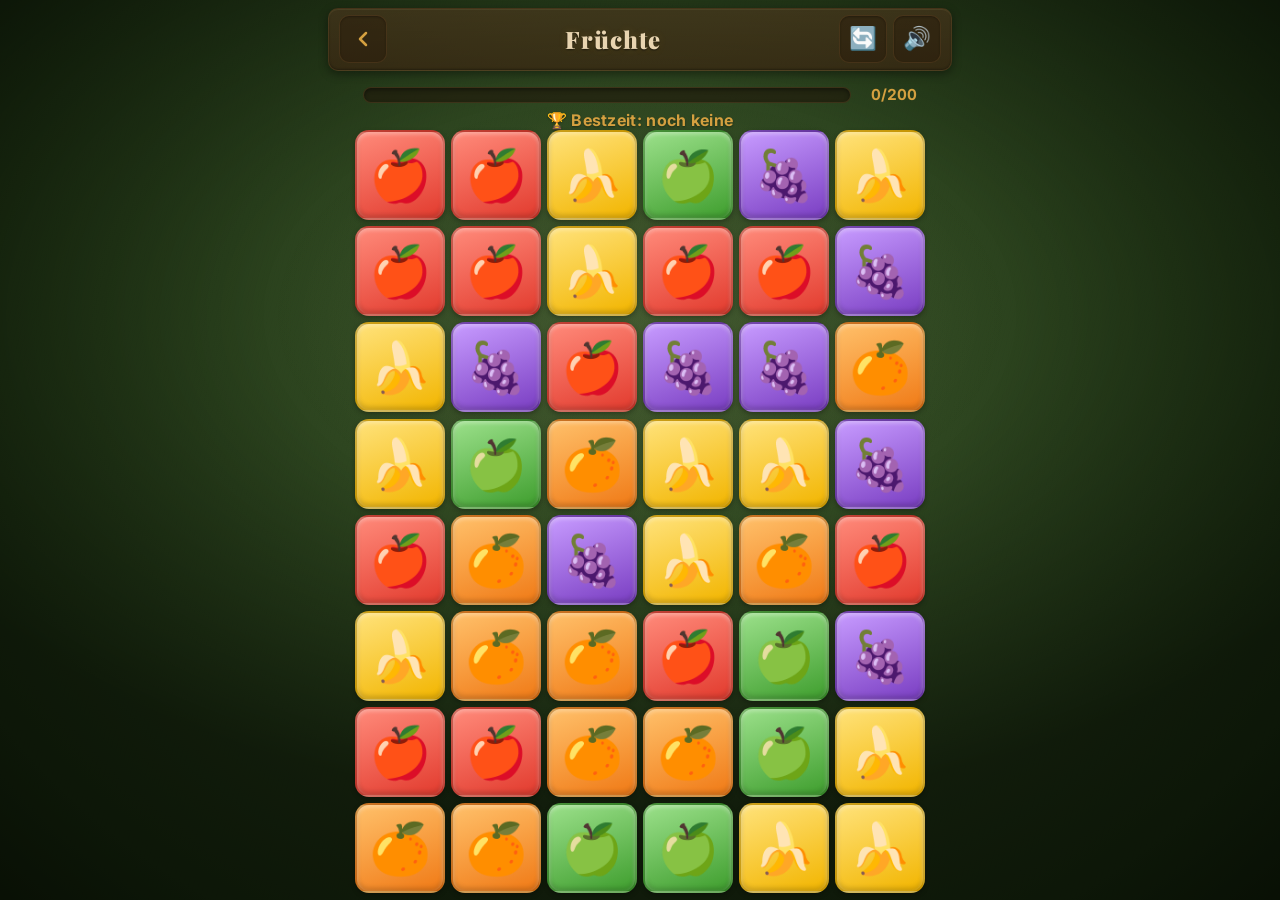
<file: fruechte.html>
<!DOCTYPE html>
<html lang="de">
<head>
    <meta charset="UTF-8">
    <meta name="viewport" content="width=device-width, initial-scale=1.0, user-scalable=no">
    <meta name="apple-mobile-web-app-capable" content="yes">
    <meta name="apple-mobile-web-app-status-bar-style" content="black-translucent">
    <meta name="theme-color" content="#5C3A1E">
    <title>Früchte</title>
    <link rel="manifest" href="manifest.json">
    <link rel="icon" type="image/svg+xml" href="assets/icons/icon-192.svg">
    <link rel="apple-touch-icon" href="assets/icons/icon-192.svg">
    <style>
        @import url('https://fonts.googleapis.com/css2?family=Playfair+Display:wght@700;900&family=Inter:wght@400;600;700&display=swap');

        *, *::before, *::after { box-sizing: border-box; margin: 0; padding: 0; }

        html, body {
            height: 100%;
            font-family: 'Inter', 'Segoe UI', Tahoma, sans-serif;
            color: #F5E6D0;
            touch-action: manipulation;
            -webkit-user-select: none;
            user-select: none;
            overflow: hidden;
        }

        body {
            background:
                repeating-linear-gradient(105deg, rgba(0,0,0,0) 0px, rgba(0,0,0,0.02) 1px, rgba(0,0,0,0) 2px, rgba(0,0,0,0.01) 4px, rgba(0,0,0,0) 5px),
                radial-gradient(ellipse at 50% 40%, #3A5228 0%, #2E4620 35%, #243A18 60%, #1A2E10 85%, #12200A 100%);
        }

        body::before {
            content: '';
            position: fixed;
            inset: 0;
            pointer-events: none;
            z-index: 0;
            background: radial-gradient(ellipse 65% 55% at 50% 35%, rgba(255,240,200,0.06) 0%, rgba(0,0,0,0) 45%, rgba(0,0,0,0.5) 100%);
        }

        #app {
            display: flex;
            flex-direction: column;
            align-items: center;
            height: 100%;
            padding: 0.5rem;
            max-width: 640px;
            margin: 0 auto;
            position: relative;
            z-index: 2;
        }

        /* ===== Header ===== */
        #header {
            width: 100%;
            display: flex;
            align-items: center;
            justify-content: space-between;
            padding: 0.4rem 0.6rem;
            flex-shrink: 0;
            background: linear-gradient(180deg, rgba(80,55,30,0.6) 0%, rgba(60,38,18,0.7) 100%);
            border-radius: 10px;
            border: 1px solid rgba(120,85,45,0.25);
            box-shadow: inset 0 1px 0 rgba(255,220,160,0.08), inset 0 -1px 2px rgba(0,0,0,0.3), 0 3px 10px rgba(0,0,0,0.4);
        }

        #header h1 {
            font-family: 'Playfair Display', Georgia, serif;
            font-size: 1.5rem;
            font-weight: 900;
            color: #E8D4B0;
            text-shadow: 0 1px 2px rgba(0,0,0,0.6), 0 0 8px rgba(212,160,64,0.15);
            letter-spacing: 1px;
        }

        .icon-btn, .back-btn {
            display: flex;
            align-items: center;
            justify-content: center;
            width: 48px;
            height: 48px;
            color: #D4A040;
            background: rgba(40,25,12,0.4);
            border: 1px solid rgba(120,85,45,0.3);
            border-radius: 10px;
            text-decoration: none;
            cursor: pointer;
            font-size: 1.4rem;
            transition: transform 0.15s ease, background 0.15s ease;
            box-shadow: inset 0 1px 2px rgba(0,0,0,0.3);
            line-height: 1;
        }
        .icon-btn:active, .back-btn:active { transform: scale(0.93); }
        .back-btn svg { width: 24px; height: 24px; }

        #score-area { display: flex; gap: 0.4rem; align-items: center; }

        .score-box {
            display: flex;
            flex-direction: column;
            align-items: center;
            background: linear-gradient(180deg, rgba(40,25,12,0.5) 0%, rgba(30,18,8,0.6) 100%);
            border-radius: 8px;
            padding: 0.3rem 0.6rem;
            min-width: 78px;
            border: 1px solid rgba(120,85,45,0.2);
            box-shadow: inset 0 2px 4px rgba(0,0,0,0.3);
        }
        .score-label {
            font-size: 0.55rem;
            text-transform: uppercase;
            letter-spacing: 1.5px;
            color: rgba(180,150,100,0.6);
            font-weight: 700;
        }
        .score-box span:last-child {
            font-size: 1.25rem;
            font-weight: 700;
            color: #D4A040;
            text-shadow: 0 0 6px rgba(212,160,64,0.2);
        }

        /* ===== Fortschrittsbalken ===== */
        #progress-wrap {
            width: 100%;
            max-width: 560px;
            display: flex;
            align-items: center;
            gap: 0.6rem;
            padding: 0.9rem 0.2rem 0;
            flex-shrink: 0;
        }
        #progress-track {
            flex: 1 1 auto;
            height: 16px;
            background: rgba(30,18,8,0.55);
            border-radius: 10px;
            border: 1px solid rgba(120,85,45,0.3);
            box-shadow: inset 0 2px 4px rgba(0,0,0,0.4);
            overflow: hidden;
        }
        #progress-fill {
            height: 100%;
            width: 0%;
            border-radius: 10px;
            background: linear-gradient(90deg, #5DAA5D 0%, #8BD46B 100%);
            box-shadow: 0 0 8px rgba(93,170,93,0.4);
            transition: width 0.35s ease;
        }
        #progress-label {
            font-size: 0.95rem;
            font-weight: 700;
            color: #D4A040;
            min-width: 56px;
            text-align: right;
            font-variant-numeric: tabular-nums;
        }

        .record-line {
            text-align: center;
            font-size: 1rem;
            color: #D4A040;
            font-weight: 700;
            padding: 0.35rem 0.5rem 0.1rem;
            letter-spacing: 0.3px;
            flex-shrink: 0;
            text-shadow: 0 1px 2px rgba(0,0,0,0.4);
        }

        /* ===== Spielbrett ===== */
        #board-wrap {
            flex: 1 1 auto;
            display: flex;
            align-items: center;
            justify-content: center;
            width: 100%;
            min-height: 0;
            padding: 0.4rem 0;
        }
        #board {
            display: grid;
            grid-template-columns: repeat(6, 1fr);
            gap: 6px;
            margin: 0 auto;
            line-height: 1;
        }

        /* ===== Frucht-Kachel ===== */
        .cell {
            aspect-ratio: 1 / 1;
            display: flex;
            align-items: center;
            justify-content: center;
            border-radius: 14px;
            cursor: pointer;
            border: 2px solid rgba(0,0,0,0.18);
            box-shadow: inset 0 2px 4px rgba(255,255,255,0.35), inset 0 -3px 5px rgba(0,0,0,0.18), 0 2px 5px rgba(0,0,0,0.3);
            transition: transform 0.12s ease, opacity 0.16s ease;
            will-change: transform, opacity;
            min-width: 0;
        }
        .cell:active { transform: scale(0.94); }

        /* Frucht-Farbtöne (Form + Farbe doppelt kodiert) */
        .f0 { background: linear-gradient(160deg, #ff8a7a 0%, #e23b2e 100%); }   /* Apfel rot */
        .f1 { background: linear-gradient(160deg, #ffe27a 0%, #f2b500 100%); }   /* Banane gelb */
        .f2 { background: linear-gradient(160deg, #c79bff 0%, #7a3ec2 100%); }   /* Trauben lila */
        .f3 { background: linear-gradient(160deg, #9be08a 0%, #3f9e2e 100%); }   /* Apfel grün */
        .f4 { background: linear-gradient(160deg, #ffc06a 0%, #f07a16 100%); }   /* Orange */
        .f5 { background: linear-gradient(160deg, #7ec4ff 0%, #2e7ad4 100%); }   /* Blaubeere blau */

        .cell.selected {
            transform: scale(1.07);
            outline: 4px solid #F8E6C0;
            outline-offset: -1px;
            box-shadow: 0 0 16px rgba(248,230,192,0.7), inset 0 2px 4px rgba(255,255,255,0.35);
            z-index: 3;
        }
        .cell.clearing {
            transform: scale(0.25);
            opacity: 0;
        }
        .cell.shake { animation: shake 0.22s ease; }
        @keyframes shake {
            0%,100% { transform: translateX(0); }
            30% { transform: translateX(-6px); }
            70% { transform: translateX(6px); }
        }

        /* ===== Sieg-Overlay ===== */
        #win {
            position: fixed;
            inset: 0;
            background: rgba(5,8,5,0.92);
            display: flex;
            align-items: center;
            justify-content: center;
            z-index: 100;
            animation: fadeIn 0.3s ease;
        }
        #win.hidden { display: none; }
        @keyframes fadeIn { from { opacity: 0; } to { opacity: 1; } }

        #win-box {
            background: linear-gradient(160deg, #6B4A2C 0%, #5A3C20 40%, #4A3018 100%);
            border: 1px solid rgba(120,85,45,0.35);
            border-radius: 16px;
            padding: 2.2rem 2.6rem;
            text-align: center;
            max-width: 90vw;
            box-shadow: 0 16px 60px rgba(0,0,0,0.7), inset 0 1px 0 rgba(255,220,160,0.1);
            animation: popIn 0.35s ease;
        }
        @keyframes popIn { from { transform: scale(0.85); opacity: 0; } to { transform: scale(1); opacity: 1; } }

        #win-box .trophy { font-size: 3.5rem; margin-bottom: 0.5rem; }
        #win-box h2 {
            font-family: 'Playfair Display', Georgia, serif;
            font-size: 2rem;
            font-weight: 900;
            margin-bottom: 0.8rem;
            color: #F8E6C0;
            text-shadow: 0 2px 4px rgba(0,0,0,0.4);
        }
        #win-box p { font-size: 1.25rem; margin-bottom: 0.5rem; color: #F5E6D0; }
        #win-box .stat { color: #D4A040; font-weight: 700; }
        #win-box .record { color: #5DAA5D; font-weight: 700; font-size: 1.1rem; margin-top: 0.4rem; }

        .big-btn {
            background: linear-gradient(180deg, #8B6B40 0%, #7A5A30 40%, #654A25 100%);
            color: rgba(30,18,8,0.92);
            text-shadow: 0 1px 0 rgba(255,220,160,0.2);
            border: 1px solid rgba(120,85,45,0.4);
            border-radius: 12px;
            padding: 0.9rem 2.2rem;
            font-size: 1.2rem;
            font-weight: 700;
            font-family: 'Playfair Display', Georgia, serif;
            cursor: pointer;
            letter-spacing: 1px;
            margin-top: 1.2rem;
            min-height: 60px;
            box-shadow: 0 4px 14px rgba(0,0,0,0.5), inset 0 1px 0 rgba(255,220,160,0.2), inset 0 -2px 0 rgba(0,0,0,0.2);
            transition: transform 0.12s ease;
        }
        .big-btn:active { transform: scale(0.96); }

        @media (max-width: 380px) {
            #header h1 { font-size: 1.2rem; }
            .icon-btn, .back-btn { width: 44px; height: 44px; }
        }
    </style>
</head>
<body>
    <div id="app">
        <div id="header">
            <a href="index.html" class="back-btn" aria-label="Zurück zum Menü">
                <svg viewBox="0 0 24 24" fill="none" stroke="currentColor" stroke-width="2.5" stroke-linecap="round" stroke-linejoin="round"><path d="M15 18l-6-6 6-6"/></svg>
            </a>
            <h1>Früchte</h1>
            <div id="score-area">
                <button class="icon-btn" id="new-btn" aria-label="Neues Spiel">🔄</button>
                <button class="icon-btn" id="mute-btn" aria-label="Ton an/aus">🔊</button>
            </div>
        </div>

        <div id="progress-wrap">
            <div id="progress-track"><div id="progress-fill"></div></div>
            <div id="progress-label">0/200</div>
        </div>
        <div id="record-line" class="record-line"></div>

        <div id="board-wrap">
            <div id="board"></div>
        </div>
    </div>

    <div id="win" class="hidden">
        <div id="win-box">
            <div class="trophy">🏆</div>
            <h2>Geschafft!</h2>
            <p>Du hast <span class="stat" id="win-goal"></span> erreicht!</p>
            <p class="stat" id="win-time"></p>
            <p class="record hidden" id="win-record">Neue Bestzeit! ⭐</p>
            <button class="big-btn" id="again-btn">Nochmal spielen</button>
        </div>
    </div>

    <script>
    (function () {
        'use strict';

        // ===== Brett-Maße =====
        const ROWS = 8;
        const COLS = 6;
        const GAP = 6;
        const N = ROWS * COLS;

        // ===== Früchte (Reihenfolge = maximale Farbunterscheidung pro Stufe) =====
        // 0 rot, 1 gelb, 2 lila, 3 grün, 4 orange, 5 blau
        const FRUITS = ['🍎', '🍌', '🍇', '🍏', '🍊', '🫐'];

        // ===== Ziel =====
        const types = 5;        // feste Anzahl Fruchtsorten
        const goal = 200;       // zu erreichende Punktzahl

        // ===== Zustand =====
        let grid = new Array(N).fill(0);   // Fruchtindex je Feld
        let cells = [];                    // DOM-Elemente
        let selected = null;               // ausgewähltes Feld
        let locked = false;                // sperrt Eingabe während Auflösung
        let score = 0;                     // Punkte
        let startTime = 0;

        const boardEl = document.getElementById('board');
        const boardWrap = document.getElementById('board-wrap');
        const winEl = document.getElementById('win');
        const fillEl = document.getElementById('progress-fill');
        const progLabel = document.getElementById('progress-label');

        const sleep = ms => new Promise(r => setTimeout(r, ms));
        const idx = (r, c) => r * COLS + c;

        // ===== Ton (WebAudio, selbst erzeugt) =====
        let audioCtx = null;
        let muted = localStorage.getItem('fruchtMuted') === '1';
        updateMuteBtn();

        function ensureAudio() {
            if (!audioCtx) {
                try { audioCtx = new (window.AudioContext || window.webkitAudioContext)(); }
                catch (e) { audioCtx = null; }
            }
            if (audioCtx && audioCtx.state === 'suspended') audioCtx.resume();
        }

        function tone(freq, dur, type, vol) {
            if (muted) return;
            ensureAudio();
            if (!audioCtx) return;
            const o = audioCtx.createOscillator();
            const g = audioCtx.createGain();
            o.type = type || 'sine';
            o.frequency.value = freq;
            g.gain.value = 0;
            o.connect(g); g.connect(audioCtx.destination);
            const t = audioCtx.currentTime;
            g.gain.linearRampToValueAtTime(vol || 0.18, t + 0.01);
            g.gain.exponentialRampToValueAtTime(0.0001, t + (dur || 0.18));
            o.start(t);
            o.stop(t + (dur || 0.18) + 0.02);
        }

        const sndSwap  = () => tone(440, 0.09, 'sine', 0.12);
        const sndNope  = () => tone(200, 0.18, 'triangle', 0.13);
        const sndMatch = () => { tone(620, 0.10, 'sine', 0.17); setTimeout(() => tone(880, 0.14, 'sine', 0.15), 90); };
        function sndWin() {
            [523, 659, 784, 1047].forEach((f, i) => setTimeout(() => tone(f, 0.25, 'sine', 0.2), i * 160));
        }

        function updateMuteBtn() {
            const b = document.getElementById('mute-btn');
            b.textContent = muted ? '🔇' : '🔊';
            b.style.color = muted ? '#c0654a' : '#D4A040';
        }

        document.getElementById('mute-btn').addEventListener('click', function () {
            muted = !muted;
            localStorage.setItem('fruchtMuted', muted ? '1' : '0');
            updateMuteBtn();
            if (!muted) sndSwap();
        });

        // ===== Hilfsfunktionen =====
        function randType() { return Math.floor(Math.random() * types); }

        function shuffle(arr) {
            for (let i = arr.length - 1; i > 0; i--) {
                const j = Math.floor(Math.random() * (i + 1));
                [arr[i], arr[j]] = [arr[j], arr[i]];
            }
            return arr;
        }

        // alle Felder finden, die Teil einer 3er-Reihe (waagrecht/senkrecht) sind
        function findMatches() {
            const m = new Set();
            // waagrecht
            for (let r = 0; r < ROWS; r++) {
                let run = 1;
                for (let c = 1; c < COLS; c++) {
                    if (grid[idx(r, c)] === grid[idx(r, c - 1)]) {
                        run++;
                    } else {
                        if (run >= 3) for (let k = 0; k < run; k++) m.add(idx(r, c - 1 - k));
                        run = 1;
                    }
                }
                if (run >= 3) for (let k = 0; k < run; k++) m.add(idx(r, COLS - 1 - k));
            }
            // senkrecht
            for (let c = 0; c < COLS; c++) {
                let run = 1;
                for (let r = 1; r < ROWS; r++) {
                    if (grid[idx(r, c)] === grid[idx(r - 1, c)]) {
                        run++;
                    } else {
                        if (run >= 3) for (let k = 0; k < run; k++) m.add(idx(r - 1 - k, c));
                        run = 1;
                    }
                }
                if (run >= 3) for (let k = 0; k < run; k++) m.add(idx(ROWS - 1 - k, c));
            }
            return m;
        }

        // Punkte für die aktuellen Treffer: 1 pro Frucht, Extra-Bonus ab 4 gleichen
        function runScore(L) { return L + (L > 3 ? (L - 3) * 5 : 0); }
        // -> 3er = 3, 4er = 9, 5er = 15, 6er = 21 Punkte
        function scoreRuns() {
            let pts = 0;
            // waagrecht
            for (let r = 0; r < ROWS; r++) {
                let run = 1;
                for (let c = 1; c < COLS; c++) {
                    if (grid[idx(r, c)] === grid[idx(r, c - 1)]) run++;
                    else { if (run >= 3) pts += runScore(run); run = 1; }
                }
                if (run >= 3) pts += runScore(run);
            }
            // senkrecht
            for (let c = 0; c < COLS; c++) {
                let run = 1;
                for (let r = 1; r < ROWS; r++) {
                    if (grid[idx(r, c)] === grid[idx(r - 1, c)]) run++;
                    else { if (run >= 3) pts += runScore(run); run = 1; }
                }
                if (run >= 3) pts += runScore(run);
            }
            return pts;
        }

        // gibt es überhaupt einen Zug, der einen Treffer erzeugt?
        function hasAnyMove() {
            for (let r = 0; r < ROWS; r++) {
                for (let c = 0; c < COLS; c++) {
                    const i = idx(r, c);
                    // nach rechts
                    if (c < COLS - 1) {
                        const j = idx(r, c + 1);
                        swapVals(i, j);
                        const ok = findMatches().size > 0;
                        swapVals(i, j);
                        if (ok) return true;
                    }
                    // nach unten
                    if (r < ROWS - 1) {
                        const j = idx(r + 1, c);
                        swapVals(i, j);
                        const ok = findMatches().size > 0;
                        swapVals(i, j);
                        if (ok) return true;
                    }
                }
            }
            return false;
        }

        function swapVals(a, b) {
            const t = grid[a]; grid[a] = grid[b]; grid[b] = t;
        }

        // Brett ohne Start-Treffer erzeugen, das mindestens einen Zug erlaubt
        function generate() {
            do {
                for (let r = 0; r < ROWS; r++) {
                    for (let c = 0; c < COLS; c++) {
                        let v;
                        let guard = 0;
                        do {
                            v = randType();
                            guard++;
                        } while (guard < 20 && (
                            (c >= 2 && grid[idx(r, c - 1)] === v && grid[idx(r, c - 2)] === v) ||
                            (r >= 2 && grid[idx(r - 1, c)] === v && grid[idx(r - 2, c)] === v)
                        ));
                        grid[idx(r, c)] = v;
                    }
                }
            } while (!hasAnyMove());
        }

        // Spalten nach unten fallen lassen, oben neu auffüllen (null = leer)
        function collapse() {
            for (let c = 0; c < COLS; c++) {
                let write = ROWS - 1;
                for (let r = ROWS - 1; r >= 0; r--) {
                    const v = grid[idx(r, c)];
                    if (v !== null) {
                        grid[idx(write, c)] = v;
                        write--;
                    }
                }
                for (let r = write; r >= 0; r--) {
                    grid[idx(r, c)] = randType();
                }
            }
        }

        // ===== Darstellung =====
        function buildBoard() {
            boardEl.innerHTML = '';
            cells = [];
            for (let i = 0; i < N; i++) {
                const el = document.createElement('div');
                el.className = 'cell';
                el.dataset.i = i;
                el.addEventListener('click', () => onCellTap(i));
                boardEl.appendChild(el);
                cells.push(el);
            }
        }

        function paint() {
            for (let i = 0; i < N; i++) {
                const el = cells[i];
                el.className = 'cell f' + grid[i];
                el.textContent = FRUITS[grid[i]];
            }
            selected = null;
        }

        function paintCells(list) {
            list.forEach(i => {
                const el = cells[i];
                el.className = 'cell f' + grid[i];
                el.textContent = FRUITS[grid[i]];
            });
        }

        function fitBoard() {
            const h = boardWrap.clientHeight;
            const w = boardWrap.clientWidth;
            if (h <= 0 || w <= 0) return;
            const cellByH = (h - (ROWS - 1) * GAP) / ROWS;
            const cellByW = (w - (COLS - 1) * GAP) / COLS;
            const cell = Math.min(cellByW, cellByH, 96);
            const bw = Math.floor(cell * COLS + (COLS - 1) * GAP);
            boardEl.style.width = bw + 'px';
            boardEl.style.fontSize = Math.floor(cell * 0.56) + 'px';
        }

        function clearSelection() {
            if (selected !== null && cells[selected]) cells[selected].classList.remove('selected');
            selected = null;
        }

        function paintProgress() {
            const shown = Math.min(score, goal);
            progLabel.textContent = shown + '/' + goal;
            fillEl.style.width = Math.min(100, (score / goal) * 100) + '%';
        }

        // ===== Eingabe =====
        function adjacent(a, b) {
            const ra = Math.floor(a / COLS), ca = a % COLS;
            const rb = Math.floor(b / COLS), cb = b % COLS;
            return (ra === rb && Math.abs(ca - cb) === 1) || (ca === cb && Math.abs(ra - rb) === 1);
        }

        function onCellTap(i) {
            if (locked) return;
            ensureAudio();
            if (selected === null) {
                selected = i;
                cells[i].classList.add('selected');
                return;
            }
            if (selected === i) { clearSelection(); return; }
            if (adjacent(selected, i)) {
                const a = selected;
                clearSelection();
                attemptSwap(a, i);
            } else {
                // nicht benachbart -> Auswahl einfach umsetzen (verzeihend)
                clearSelection();
                selected = i;
                cells[i].classList.add('selected');
            }
        }

        async function attemptSwap(a, b) {
            locked = true;
            swapVals(a, b);
            paintCells([a, b]);
            sndSwap();
            await sleep(140);
            if (findMatches().size > 0) {
                await resolveBoard();
            } else {
                // kein Treffer -> zurücktauschen
                sndNope();
                cells[a].classList.add('shake');
                cells[b].classList.add('shake');
                await sleep(220);
                swapVals(a, b);
                paint();
            }
            locked = false;
        }

        async function resolveBoard() {
            while (true) {
                const m = findMatches();
                if (m.size === 0) break;
                score += scoreRuns();
                paintProgress();
                sndMatch();
                m.forEach(i => cells[i].classList.add('clearing'));
                await sleep(200);
                m.forEach(i => { grid[i] = null; });
                collapse();
                paint();
                await sleep(150);
                if (score >= goal) { onWin(); return; }
            }
            // Sackgasse vermeiden: notfalls neu mischen
            if (!hasAnyMove()) {
                await reshuffle();
            }
        }

        async function reshuffle() {
            // vorhandene Früchte neu verteilen, bis ein Zug möglich und kein Sofort-Treffer da ist
            let guard = 0;
            do {
                const vals = grid.slice();
                shuffle(vals);
                for (let i = 0; i < N; i++) grid[i] = vals[i];
                guard++;
            } while (guard < 60 && (findMatches().size > 0 || !hasAnyMove()));
            paint();
            await sleep(150);
        }

        // ===== Sieg =====
        function elapsedSeconds() { return Math.round((Date.now() - startTime) / 1000); }

        function formatTime(sec) {
            const m = Math.floor(sec / 60);
            const s = sec % 60;
            return m > 0 ? (m + ' Min ' + s + ' Sek') : (s + ' Sekunden');
        }

        function updateRecordLine() {
            const best = Number(localStorage.getItem('fruchtBest') || 0);
            document.getElementById('record-line').textContent =
                '🏆 Bestzeit: ' + (best > 0 ? formatTime(best) : 'noch keine');
        }

        function onWin() {
            const secs = elapsedSeconds();
            sndWin();
            document.getElementById('win-goal').textContent = score + ' Punkte';
            document.getElementById('win-time').textContent = 'Zeit: ' + formatTime(secs);

            const key = 'fruchtBest';
            const prev = Number(localStorage.getItem(key) || 0);
            const recEl = document.getElementById('win-record');
            if (prev === 0 || secs < prev) {
                localStorage.setItem(key, String(secs));
                recEl.classList.remove('hidden');
            } else {
                recEl.classList.add('hidden');
            }
            updateRecordLine();
            setTimeout(() => winEl.classList.remove('hidden'), 500);
        }

        // ===== Spielstart =====
        function newGame() {
            score = 0;
            selected = null;
            locked = false;
            winEl.classList.add('hidden');

            updateRecordLine();
            paintProgress();

            generate();
            paint();
            fitBoard();
            startTime = Date.now();
        }

        document.getElementById('again-btn').addEventListener('click', () => newGame());
        document.getElementById('new-btn').addEventListener('click', () => newGame());

        window.addEventListener('resize', fitBoard);
        window.addEventListener('orientationchange', () => setTimeout(fitBoard, 200));

        // ===== Service Worker =====
        if ('serviceWorker' in navigator) {
            const hadController = !!navigator.serviceWorker.controller;
            let refreshing = false;
            navigator.serviceWorker.addEventListener('controllerchange', () => {
                if (refreshing) return;
                refreshing = true;
                if (hadController) window.location.reload();
            });
            navigator.serviceWorker.register('service-worker.js').then(reg => reg.update()).catch(() => {});
        }

        // Start
        buildBoard();
        newGame();
    })();
    </script>
</body>
</html>
</file>
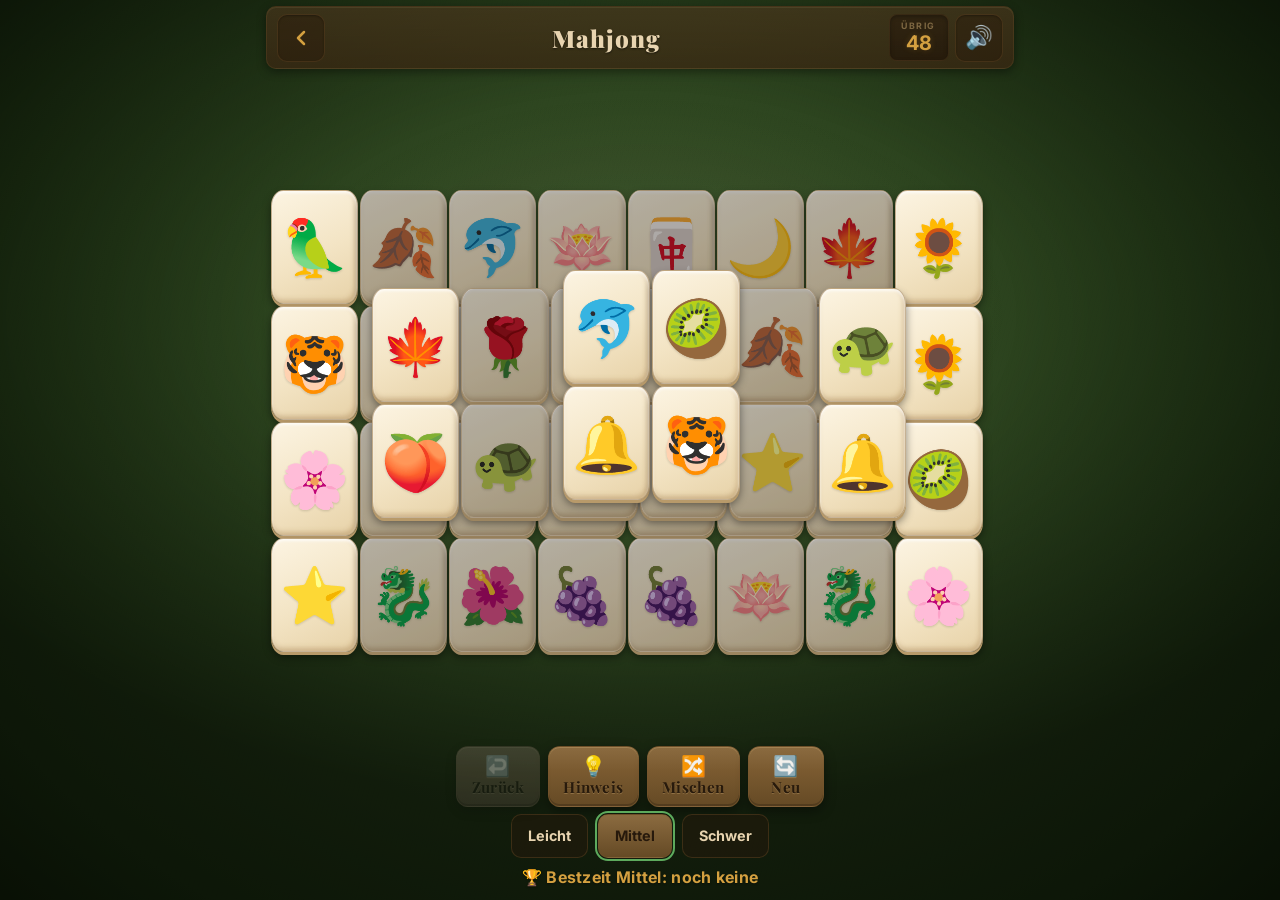
<file: mahjong.html>
<!DOCTYPE html>
<html lang="de">
<head>
    <meta charset="UTF-8">
    <meta name="viewport" content="width=device-width, initial-scale=1.0, user-scalable=no">
    <meta name="apple-mobile-web-app-capable" content="yes">
    <meta name="apple-mobile-web-app-status-bar-style" content="black-translucent">
    <meta name="theme-color" content="#5C3A1E">
    <title>Mahjong</title>
    <link rel="manifest" href="manifest.json">
    <link rel="icon" type="image/svg+xml" href="assets/icons/icon-192.svg">
    <link rel="apple-touch-icon" href="assets/icons/icon-192.svg">
    <style>
        @import url('https://fonts.googleapis.com/css2?family=Playfair+Display:wght@700;900&family=Inter:wght@400;600;700&display=swap');

        *, *::before, *::after { box-sizing: border-box; margin: 0; padding: 0; }

        html, body {
            height: 100%;
            font-family: 'Inter', 'Segoe UI', Tahoma, sans-serif;
            color: #F5E6D0;
            touch-action: manipulation;
            -webkit-user-select: none;
            user-select: none;
            overflow: hidden;
        }

        body {
            background:
                repeating-linear-gradient(105deg, rgba(0,0,0,0) 0px, rgba(0,0,0,0.02) 1px, rgba(0,0,0,0) 2px, rgba(0,0,0,0.01) 4px, rgba(0,0,0,0) 5px),
                radial-gradient(ellipse at 50% 40%, #3A5228 0%, #2E4620 35%, #243A18 60%, #1A2E10 85%, #12200A 100%);
        }
        body::before {
            content: '';
            position: fixed; inset: 0; pointer-events: none; z-index: 0;
            background: radial-gradient(ellipse 65% 55% at 50% 35%, rgba(255,240,200,0.06) 0%, rgba(0,0,0,0) 45%, rgba(0,0,0,0.5) 100%);
        }

        #app {
            display: flex; flex-direction: column; align-items: center;
            height: 100%; padding: 0.4rem; max-width: 760px; margin: 0 auto;
            position: relative; z-index: 2;
        }

        /* ===== Header ===== */
        #header {
            width: 100%; display: flex; align-items: center; justify-content: space-between;
            padding: 0.4rem 0.6rem; flex-shrink: 0;
            background: linear-gradient(180deg, rgba(80,55,30,0.6) 0%, rgba(60,38,18,0.7) 100%);
            border-radius: 10px; border: 1px solid rgba(120,85,45,0.25);
            box-shadow: inset 0 1px 0 rgba(255,220,160,0.08), 0 3px 10px rgba(0,0,0,0.4);
        }
        #header h1 {
            font-family: 'Playfair Display', Georgia, serif; font-size: 1.5rem; font-weight: 900;
            color: #E8D4B0; text-shadow: 0 1px 2px rgba(0,0,0,0.6); letter-spacing: 1px;
        }
        .icon-btn, .back-btn {
            display: flex; align-items: center; justify-content: center;
            width: 48px; height: 48px; color: #D4A040;
            background: rgba(40,25,12,0.4); border: 1px solid rgba(120,85,45,0.3);
            border-radius: 10px; text-decoration: none; cursor: pointer; font-size: 1.4rem;
            box-shadow: inset 0 1px 2px rgba(0,0,0,0.3); line-height: 1;
            transition: transform 0.12s ease;
        }
        .icon-btn:active, .back-btn:active { transform: scale(0.93); }
        .back-btn svg { width: 24px; height: 24px; }

        #score-area { display: flex; gap: 0.4rem; align-items: center; }
        .score-box {
            display: flex; flex-direction: column; align-items: center;
            background: linear-gradient(180deg, rgba(40,25,12,0.5) 0%, rgba(30,18,8,0.6) 100%);
            border-radius: 8px; padding: 0.3rem 0.55rem; min-width: 60px;
            border: 1px solid rgba(120,85,45,0.2); box-shadow: inset 0 2px 4px rgba(0,0,0,0.3);
        }
        .score-label { font-size: 0.55rem; text-transform: uppercase; letter-spacing: 1.5px; color: rgba(180,150,100,0.6); font-weight: 700; }
        .score-box span:last-child { font-size: 1.25rem; font-weight: 700; color: #D4A040; text-shadow: 0 0 6px rgba(212,160,64,0.2); }

        /* ===== Spielfeld ===== */
        #board-wrap {
            flex: 1 1 auto; width: 100%; min-height: 0;
            display: flex; align-items: center; justify-content: center;
            position: relative; padding: 0.3rem 0;
        }
        #board { position: relative; }

        /* ===== Stein ===== */
        .tile {
            position: absolute;
            border-radius: 14%;
            background: linear-gradient(155deg, #FCF4E2 0%, #F3E4C4 55%, #E7D2A8 100%);
            border: 1px solid rgba(120,85,45,0.4);
            display: flex; align-items: center; justify-content: center;
            cursor: pointer;
            box-shadow:
                inset 0 2px 3px rgba(255,255,255,0.8),
                inset -2px -3px 5px rgba(150,110,60,0.35),
                0 3px 0 #b89a6a,
                0 5px 8px rgba(0,0,0,0.45);
            transition: transform 0.12s ease, box-shadow 0.15s ease, opacity 0.3s ease;
            overflow: hidden;
        }
        .tile .face {
            line-height: 1;
            pointer-events: none;
            filter: drop-shadow(0 1px 1px rgba(0,0,0,0.15));
        }
        /* nicht frei spielbare Steine: leicht abgedunkelt */
        .tile.blocked { filter: brightness(0.86) saturate(0.9); cursor: default; }
        .tile.blocked::after {
            content: ''; position: absolute; inset: 0;
            background: rgba(20,12,4,0.18); border-radius: 14%;
        }
        .tile.free:hover { transform: translateY(-1px); }
        .tile.selected {
            box-shadow:
                inset 0 0 0 3px rgba(93,170,93,0.9),
                0 0 16px rgba(93,210,93,0.5),
                0 3px 0 #b89a6a, 0 5px 8px rgba(0,0,0,0.45);
            transform: translateY(-2px);
        }
        .tile.hint {
            animation: hintPulse 0.7s ease 0s 3;
        }
        @keyframes hintPulse {
            0%, 100% { box-shadow: inset 0 2px 3px rgba(255,255,255,0.8), 0 3px 0 #b89a6a, 0 5px 8px rgba(0,0,0,0.45); }
            50% { box-shadow: inset 0 0 0 3px rgba(212,160,64,0.95), 0 0 18px rgba(212,160,64,0.6), 0 3px 0 #b89a6a, 0 5px 8px rgba(0,0,0,0.45); }
        }
        .tile.removing {
            opacity: 0; transform: scale(0.4) rotate(8deg); pointer-events: none;
        }

        /* ===== Buttonleiste ===== */
        #controls {
            display: flex; gap: 0.5rem; flex-wrap: wrap; justify-content: center;
            width: 100%; padding: 0.4rem 0; flex-shrink: 0;
        }
        .ctrl-btn {
            background: linear-gradient(180deg, #8B6B40 0%, #7A5A30 40%, #654A25 100%);
            color: rgba(30,18,8,0.92); text-shadow: 0 1px 0 rgba(255,220,160,0.25);
            border: 1px solid rgba(120,85,45,0.4); border-radius: 12px;
            padding: 0.55rem 0.9rem; font-size: 0.95rem; font-weight: 700;
            font-family: 'Playfair Display', Georgia, serif; cursor: pointer;
            min-height: 52px; min-width: 76px; letter-spacing: 0.3px;
            box-shadow: 0 4px 12px rgba(0,0,0,0.4), inset 0 1px 0 rgba(255,220,160,0.2), inset 0 -2px 0 rgba(0,0,0,0.2);
            transition: transform 0.12s ease, filter 0.15s ease;
            display: flex; flex-direction: column; align-items: center; gap: 2px;
        }
        .ctrl-btn .ico { font-size: 1.25rem; line-height: 1; }
        .ctrl-btn:active { transform: scale(0.95); }
        .ctrl-btn:disabled { opacity: 0.4; filter: grayscale(0.6); cursor: default; }

        #difficulty { display: flex; gap: 0.6rem; justify-content: center; width: 100%; padding-bottom: 0.3rem; flex-shrink: 0; }
        .diff-btn {
            background: rgba(40,25,12,0.45); color: #E8D4B0;
            border: 1px solid rgba(120,85,45,0.35); border-radius: 10px;
            padding: 0.45rem 1rem; font-size: 0.9rem; font-weight: 700; cursor: pointer;
            min-height: 44px; font-family: 'Inter', sans-serif; transition: all 0.15s ease;
        }
        .diff-btn.active { background: linear-gradient(180deg,#8B6B40,#654A25); color: rgba(30,18,8,0.9); outline: 2px solid #5DAA5D; outline-offset: 1px; }

        .record-line { text-align: center; font-size: 1rem; color: #D4A040; font-weight: 700; padding: 0.3rem 0.5rem 0.4rem; letter-spacing: 0.3px; flex-shrink: 0; text-shadow: 0 1px 2px rgba(0,0,0,0.4); }

        /* ===== Overlay ===== */
        .overlay {
            position: fixed; inset: 0; background: rgba(5,8,5,0.92);
            display: flex; align-items: center; justify-content: center; z-index: 100;
            animation: fadeIn 0.3s ease;
        }
        .overlay.hidden { display: none; }
        @keyframes fadeIn { from { opacity: 0; } to { opacity: 1; } }
        .overlay-box {
            background: linear-gradient(160deg, #6B4A2C 0%, #5A3C20 40%, #4A3018 100%);
            border: 1px solid rgba(120,85,45,0.35); border-radius: 16px;
            padding: 2.2rem 2.4rem; text-align: center; max-width: 90vw;
            box-shadow: 0 16px 60px rgba(0,0,0,0.7), inset 0 1px 0 rgba(255,220,160,0.1);
            animation: popIn 0.35s ease;
        }
        @keyframes popIn { from { transform: scale(0.85); opacity: 0; } to { transform: scale(1); opacity: 1; } }
        .overlay-box .trophy { font-size: 3.2rem; margin-bottom: 0.4rem; }
        .overlay-box h2 { font-family: 'Playfair Display', Georgia, serif; font-size: 1.9rem; font-weight: 900; color: #F8E6C0; margin-bottom: 0.7rem; }
        .overlay-box p { font-size: 1.2rem; color: #F5E6D0; margin-bottom: 0.4rem; }
        .overlay-box .stat { color: #D4A040; font-weight: 700; }
        .overlay-box .record { color: #5DAA5D; font-weight: 700; margin-top: 0.3rem; }
        .big-btn {
            background: linear-gradient(180deg, #8B6B40 0%, #7A5A30 40%, #654A25 100%);
            color: rgba(30,18,8,0.92); text-shadow: 0 1px 0 rgba(255,220,160,0.2);
            border: 1px solid rgba(120,85,45,0.4); border-radius: 12px; padding: 0.85rem 2rem;
            font-size: 1.15rem; font-weight: 700; font-family: 'Playfair Display', Georgia, serif;
            cursor: pointer; letter-spacing: 1px; margin-top: 1.1rem; min-height: 60px;
            box-shadow: 0 4px 14px rgba(0,0,0,0.5), inset 0 1px 0 rgba(255,220,160,0.2);
            transition: transform 0.12s ease;
        }
        .big-btn:active { transform: scale(0.96); }

        @media (max-width: 420px) {
            #header h1 { font-size: 1.2rem; }
            .icon-btn, .back-btn { width: 44px; height: 44px; }
            .ctrl-btn { min-width: 66px; padding: 0.5rem 0.6rem; font-size: 0.85rem; }
        }
    </style>
</head>
<body>
    <div id="app">
        <div id="header">
            <a href="index.html" class="back-btn" aria-label="Zurück zum Menü">
                <svg viewBox="0 0 24 24" fill="none" stroke="currentColor" stroke-width="2.5" stroke-linecap="round" stroke-linejoin="round"><path d="M15 18l-6-6 6-6"/></svg>
            </a>
            <h1>Mahjong</h1>
            <div id="score-area">
                <div class="score-box"><span class="score-label">Übrig</span><span id="remaining">0</span></div>
                <button class="icon-btn" id="mute-btn" aria-label="Ton an/aus">🔊</button>
            </div>
        </div>

        <div id="board-wrap">
            <div id="board"></div>
        </div>

        <div id="controls">
            <button class="ctrl-btn" id="undo-btn"><span class="ico">↩️</span>Zurück</button>
            <button class="ctrl-btn" id="hint-btn"><span class="ico">💡</span>Hinweis</button>
            <button class="ctrl-btn" id="shuffle-btn"><span class="ico">🔀</span>Mischen</button>
            <button class="ctrl-btn" id="new-btn"><span class="ico">🔄</span>Neu</button>
        </div>

        <div id="difficulty">
            <button class="diff-btn" data-level="leicht">Leicht</button>
            <button class="diff-btn" data-level="mittel">Mittel</button>
            <button class="diff-btn" data-level="schwer">Schwer</button>
        </div>
        <div id="record-line" class="record-line"></div>
    </div>

    <div id="win" class="overlay hidden">
        <div class="overlay-box">
            <div class="trophy">🏆</div>
            <h2>Geschafft!</h2>
            <p>Alle Steine abgeräumt!</p>
            <p class="stat" id="win-time"></p>
            <p class="record hidden" id="win-record">Neue Bestzeit! ⭐</p>
            <button class="big-btn" id="win-again">Nochmal spielen</button>
        </div>
    </div>

    <script>
    (function () {
        'use strict';

        // ====== Motive (klare Symbole, Mahjong-Stil mit Emojis) ======
        const FACES = [
            '🀄','🎋','🌸','🌺','🍀','🍁','🍂','🌿','🐉','🐯','🦜','🐢',
            '🐬','🦢','🌹','🌻','🌷','🍇','🍊','🍑','🍒','🥝','🌰','🌼',
            '⭐','🌙','☀️','❄️','🔔','🏮','🪷','🍵'
        ];

        // ====== Layout-Definitionen: gestapelte, zentrierte Rechtecke ======
        // Jede Ebene { cols, rows }; Parität muss zur untersten Ebene passen (für zentriertes Stapeln).
        const LAYOUTS = {
            leicht: [ {cols:6, rows:3}, {cols:4, rows:1} ],                 // 18 + ... = 22 Steine? -> wird gerade gemacht
            mittel: [ {cols:8, rows:4}, {cols:6, rows:2}, {cols:2, rows:2} ],
            schwer: [ {cols:10, rows:4}, {cols:8, rows:2}, {cols:4, rows:2}, {cols:2, rows:2} ]
        };

        // ====== Zustand ======
        let level = 'mittel';
        let tiles = [];            // {id, layer, col, row, face, removed}
        let lookup = {};           // key -> tile
        let selected = null;
        let undoStack = [];        // [{aId, bId}]
        let startTime = 0;
        let busy = false;

        const boardEl = document.getElementById('board');
        const boardWrap = document.getElementById('board-wrap');
        const remainingEl = document.getElementById('remaining');
        const winEl = document.getElementById('win');

        // ====== Ton ======
        let audioCtx = null;
        let muted = localStorage.getItem('mahjongMuted') === '1';
        updateMuteBtn();
        function ensureAudio() {
            if (!audioCtx) { try { audioCtx = new (window.AudioContext || window.webkitAudioContext)(); } catch (e) { audioCtx = null; } }
            if (audioCtx && audioCtx.state === 'suspended') audioCtx.resume();
        }
        function tone(freq, dur, type, vol) {
            if (muted) return; ensureAudio(); if (!audioCtx) return;
            const o = audioCtx.createOscillator(), g = audioCtx.createGain();
            o.type = type || 'sine'; o.frequency.value = freq; g.gain.value = 0;
            o.connect(g); g.connect(audioCtx.destination);
            const t = audioCtx.currentTime;
            g.gain.linearRampToValueAtTime(vol || 0.18, t + 0.01);
            g.gain.exponentialRampToValueAtTime(0.0001, t + (dur || 0.18));
            o.start(t); o.stop(t + (dur || 0.18) + 0.02);
        }
        const sndSelect = () => tone(500, 0.08, 'sine', 0.12);
        const sndMatch  = () => { tone(660, 0.10, 'sine', 0.16); setTimeout(() => tone(920, 0.16, 'sine', 0.16), 90); };
        const sndNope   = () => tone(200, 0.16, 'triangle', 0.12);
        const sndUndo   = () => tone(380, 0.12, 'sine', 0.12);
        function sndWin() { [523,659,784,1047].forEach((f,i) => setTimeout(() => tone(f,0.25,'sine',0.2), i*160)); }

        function updateMuteBtn() {
            const b = document.getElementById('mute-btn');
            b.textContent = muted ? '🔇' : '🔊';
            b.style.color = muted ? '#c0654a' : '#D4A040';
        }
        document.getElementById('mute-btn').addEventListener('click', () => {
            muted = !muted; localStorage.setItem('mahjongMuted', muted ? '1' : '0'); updateMuteBtn(); if (!muted) sndSelect();
        });

        // ====== Helfer ======
        function shuffle(a) { for (let i=a.length-1;i>0;i--){ const j=Math.floor(Math.random()*(i+1)); [a[i],a[j]]=[a[j],a[i]]; } return a; }
        function key(layer, col, row) { return layer + ',' + col + ',' + row; }

        // Layout-Positionen erzeugen (zentriert, gemeinsames Gitter)
        function buildPositions(def) {
            const base = def[0];
            const C0 = base.cols, R0 = base.rows;
            const positions = [];
            def.forEach((lvl, layer) => {
                const offCol = Math.round((C0 - lvl.cols) / 2);
                const offRow = Math.round((R0 - lvl.rows) / 2);
                for (let r = 0; r < lvl.rows; r++) {
                    for (let c = 0; c < lvl.cols; c++) {
                        positions.push({ layer: layer, col: offCol + c, row: offRow + r });
                    }
                }
            });
            return positions;
        }

        // Freiheit eines Steins bestimmen (über present-Flag = !removed)
        function isFree(t) {
            if (t.removed) return false;
            // bedeckt von oben?
            const above = lookup[key(t.layer + 1, t.col, t.row)];
            if (above && !above.removed) return false;
            const left = lookup[key(t.layer, t.col - 1, t.row)];
            const right = lookup[key(t.layer, t.col + 1, t.row)];
            const leftBlocked = left && !left.removed;
            const rightBlocked = right && !right.removed;
            return !leftBlocked || !rightBlocked;
        }

        // ====== Garantiert lösbare Belegung (Reverse-Carve) ======
        function generate(def) {
            const positions = buildPositions(def);
            const n = positions.length;
            // n muss gerade sein
            if (n % 2 !== 0) positions.pop(); // Sicherheitsnetz (sollte nicht passieren)
            const N = positions.length;

            // Paar-Motive vorbereiten (jedes Motiv max. 2x -> 4 Steine, wie echtes Mahjong)
            const numPairs = N / 2;
            const facePlan = [];
            const pool = shuffle(FACES.slice());
            for (let i = 0; i < numPairs; i++) facePlan.push(pool[i % pool.length]);
            // (Reihenfolge der Vergabe wird durch Carve-Reihenfolge ohnehin zufällig)

            for (let attempt = 0; attempt < 400; attempt++) {
                // frische Steine
                tiles = positions.map((p, i) => ({ id: i, layer: p.layer, col: p.col, row: p.row, face: null, removed: false }));
                lookup = {};
                tiles.forEach(t => { lookup[key(t.layer, t.col, t.row)] = t; });

                const planCopy = shuffle(facePlan.slice());
                let pi = 0;
                let ok = true;
                let present = tiles.length;

                while (present > 0) {
                    const free = tiles.filter(t => !t.removed && isFree(t));
                    if (free.length < 2) { ok = false; break; }
                    // zwei zufällige freie Steine als Paar entfernen
                    shuffle(free);
                    const a = free[0], b = free[1];
                    a.face = b.face = planCopy[pi++];
                    a.removed = true; b.removed = true;
                    present -= 2;
                }

                if (ok) {
                    // zurücksetzen, Motive bleiben
                    tiles.forEach(t => { t.removed = false; });
                    return true;
                }
            }
            return false; // sollte bei diesen Layouts praktisch nie passieren
        }

        // ====== Rendering ======
        let tileW = 40, tileH = 52, depthX = 6, depthY = 8, maxLayer = 0, gridCols = 0, gridRows = 0;

        function computeMetrics() {
            maxLayer = 0; gridCols = 0; gridRows = 0;
            tiles.forEach(t => {
                if (t.layer > maxLayer) maxLayer = t.layer;
                if (t.col + 1 > gridCols) gridCols = t.col + 1;
                if (t.row + 1 > gridRows) gridRows = t.row + 1;
            });
            const availW = boardWrap.clientWidth - 8;
            const availH = boardWrap.clientHeight - 8;
            // tileH = 1.3 * tileW; depthX = 0.14 tileW; depthY = 0.20 tileW
            const wDenom = gridCols + 0.14 * maxLayer;
            const hDenom = 1.3 * gridRows + 0.20 * maxLayer;
            const tByW = availW / wDenom;
            const tByH = availH / hDenom;
            tileW = Math.max(28, Math.min(tByW, tByH, 92));
            tileH = tileW * 1.3;
            depthX = tileW * 0.14;
            depthY = tileW * 0.20;
        }

        function render() {
            computeMetrics();
            boardEl.innerHTML = '';
            const boardW = gridCols * tileW + maxLayer * depthX;
            const boardH = gridRows * tileH + maxLayer * depthY;
            boardEl.style.width = boardW + 'px';
            boardEl.style.height = boardH + 'px';

            tiles.forEach(t => {
                if (t.removed) return;
                const el = document.createElement('div');
                el.className = 'tile';
                el.dataset.id = t.id;
                const left = t.col * tileW + t.layer * depthX;
                const top = t.row * tileH + (maxLayer - t.layer) * depthY;
                el.style.left = left + 'px';
                el.style.top = top + 'px';
                el.style.width = (tileW - 2) + 'px';
                el.style.height = (tileH - 2) + 'px';
                el.style.zIndex = (t.layer * 10000 + t.row * 100 + t.col);
                el.style.fontSize = (tileW * 0.62) + 'px';
                el.innerHTML = '<span class="face">' + t.face + '</span>';
                if (t.id === (selected && selected.id)) el.classList.add('selected');
                const free = isFree(t);
                el.classList.add(free ? 'free' : 'blocked');
                el.addEventListener('click', () => onTileClick(t));
                boardEl.appendChild(el);
            });
            updateStatus();
        }

        function tileEl(id) { return boardEl.querySelector('.tile[data-id="' + id + '"]'); }

        function updateStatus() {
            const left = tiles.filter(t => !t.removed).length;
            remainingEl.textContent = left;
            document.getElementById('undo-btn').disabled = undoStack.length === 0;
        }

        // Nur die Frei/Blockiert-Klassen der vorhandenen Steine aktualisieren
        // (viel günstiger als das gesamte Brett neu aufzubauen)
        function updateFreeClasses() {
            tiles.forEach(t => {
                if (t.removed) return;
                const el = tileEl(t.id);
                if (!el) return;
                const free = isFree(t);
                el.classList.toggle('free', free);
                el.classList.toggle('blocked', !free);
            });
        }

        // ====== Interaktion ======
        function onTileClick(t) {
            if (busy || t.removed) return;
            ensureAudio();
            if (!isFree(t)) { sndNope(); return; }

            if (selected === null) {
                selected = t; markSelected(); sndSelect(); return;
            }
            if (selected.id === t.id) {
                selected = null; clearSelection(); return; // Abwählen
            }
            if (selected.face === t.face) {
                // Treffer
                const a = selected, b = t;
                selected = null;
                removePair(a, b);
            } else {
                // kein Treffer -> Auswahl auf neuen Stein verschieben
                clearSelection();
                selected = t; markSelected(); sndSelect();
            }
        }

        function markSelected() { const el = tileEl(selected.id); if (el) el.classList.add('selected'); }
        function clearSelection() { boardEl.querySelectorAll('.tile.selected').forEach(e => e.classList.remove('selected')); }

        function removePair(a, b) {
            busy = true;
            sndMatch();
            clearSelection();
            const ea = tileEl(a.id), eb = tileEl(b.id);
            if (ea) ea.classList.add('removing');
            if (eb) eb.classList.add('removing');
            undoStack.push({ aId: a.id, bId: b.id });
            setTimeout(() => {
                a.removed = true; b.removed = true;
                // nur die zwei Steine entfernen + Klassen aktualisieren statt alles neu zu bauen
                if (ea) ea.remove();
                if (eb) eb.remove();
                updateFreeClasses();
                updateStatus();
                busy = false;
                if (tiles.every(t => t.removed)) onWin();
            }, 280);
        }

        // ====== Undo ======
        document.getElementById('undo-btn').addEventListener('click', () => {
            if (busy || undoStack.length === 0) return;
            const { aId, bId } = undoStack.pop();
            tiles[aId].removed = false;
            tiles[bId].removed = false;
            selected = null;
            sndUndo();
            render();
        });

        // ====== Hinweis ======
        function findMatch() {
            const free = tiles.filter(t => !t.removed && isFree(t));
            for (let i = 0; i < free.length; i++) {
                for (let j = i + 1; j < free.length; j++) {
                    if (free[i].face === free[j].face) return [free[i], free[j]];
                }
            }
            return null;
        }
        document.getElementById('hint-btn').addEventListener('click', () => {
            if (busy) return;
            const m = findMatch();
            if (!m) {
                // Keine Züge mehr -> automatisch mischen
                doShuffle();
                return;
            }
            ensureAudio(); sndSelect();
            m.forEach(t => { const el = tileEl(t.id); if (el) { el.classList.remove('hint'); void el.offsetWidth; el.classList.add('hint'); } });
        });

        // ====== Mischen (verbleibende Steine neu verteilen, mind. 1 Zug garantiert) ======
        function doShuffle() {
            if (busy) return;
            const remaining = tiles.filter(t => !t.removed);
            if (remaining.length < 2) return;
            const faces = remaining.map(t => t.face);
            for (let attempt = 0; attempt < 200; attempt++) {
                shuffle(faces);
                remaining.forEach((t, i) => { t.face = faces[i]; });
                if (findMatch()) break;
            }
            selected = null;
            sndUndo();
            render();
        }
        document.getElementById('shuffle-btn').addEventListener('click', doShuffle);

        // ====== Neues Spiel ======
        function newGame(lv) {
            level = lv;
            document.querySelectorAll('.diff-btn').forEach(b => b.classList.toggle('active', b.dataset.level === lv));
            updateRecordLine();
            winEl.classList.add('hidden');
            selected = null;
            undoStack = [];
            busy = false;
            const ok = generate(LAYOUTS[lv]);
            if (!ok) { generate(LAYOUTS['leicht']); } // Fallback
            startTime = Date.now();
            render();
        }
        document.getElementById('new-btn').addEventListener('click', () => newGame(level));
        document.querySelectorAll('.diff-btn').forEach(b => b.addEventListener('click', () => newGame(b.dataset.level)));

        // ====== Sieg ======
        function formatTime(sec) {
            const m = Math.floor(sec / 60), s = sec % 60;
            return m > 0 ? (m + ' Min ' + s + ' Sek') : (s + ' Sekunden');
        }
        function levelLabel(lv) { return lv === 'leicht' ? 'Leicht' : lv === 'mittel' ? 'Mittel' : 'Schwer'; }
        function updateRecordLine() {
            const best = Number(localStorage.getItem('mahjongBest_' + level) || 0);
            document.getElementById('record-line').textContent =
                '🏆 Bestzeit ' + levelLabel(level) + ': ' + (best > 0 ? formatTime(best) : 'noch keine');
        }
        function onWin() {
            const secs = Math.round((Date.now() - startTime) / 1000);
            sndWin();
            document.getElementById('win-time').textContent = 'Zeit: ' + formatTime(secs);
            const k = 'mahjongBest_' + level;
            const prev = Number(localStorage.getItem(k) || 0);
            const rec = document.getElementById('win-record');
            if (prev === 0 || secs < prev) { localStorage.setItem(k, String(secs)); rec.classList.remove('hidden'); }
            else rec.classList.add('hidden');
            updateRecordLine();
            setTimeout(() => winEl.classList.remove('hidden'), 500);
        }
        document.getElementById('win-again').addEventListener('click', () => newGame(level));

        // ====== Resize ======
        let resizeTimer = null;
        window.addEventListener('resize', () => {
            clearTimeout(resizeTimer);
            resizeTimer = setTimeout(() => { if (tiles.length) render(); }, 150);
        });

        // ====== Service Worker ======
        if ('serviceWorker' in navigator) {
            const hadController = !!navigator.serviceWorker.controller;
            let refreshing = false;
            navigator.serviceWorker.addEventListener('controllerchange', () => {
                if (refreshing) return;
                refreshing = true;
                if (hadController) window.location.reload();
            });
            navigator.serviceWorker.register('service-worker.js').then(reg => reg.update()).catch(() => {});
        }

        // Start
        newGame('mittel');
    })();
    </script>
</body>
</html>
</file>
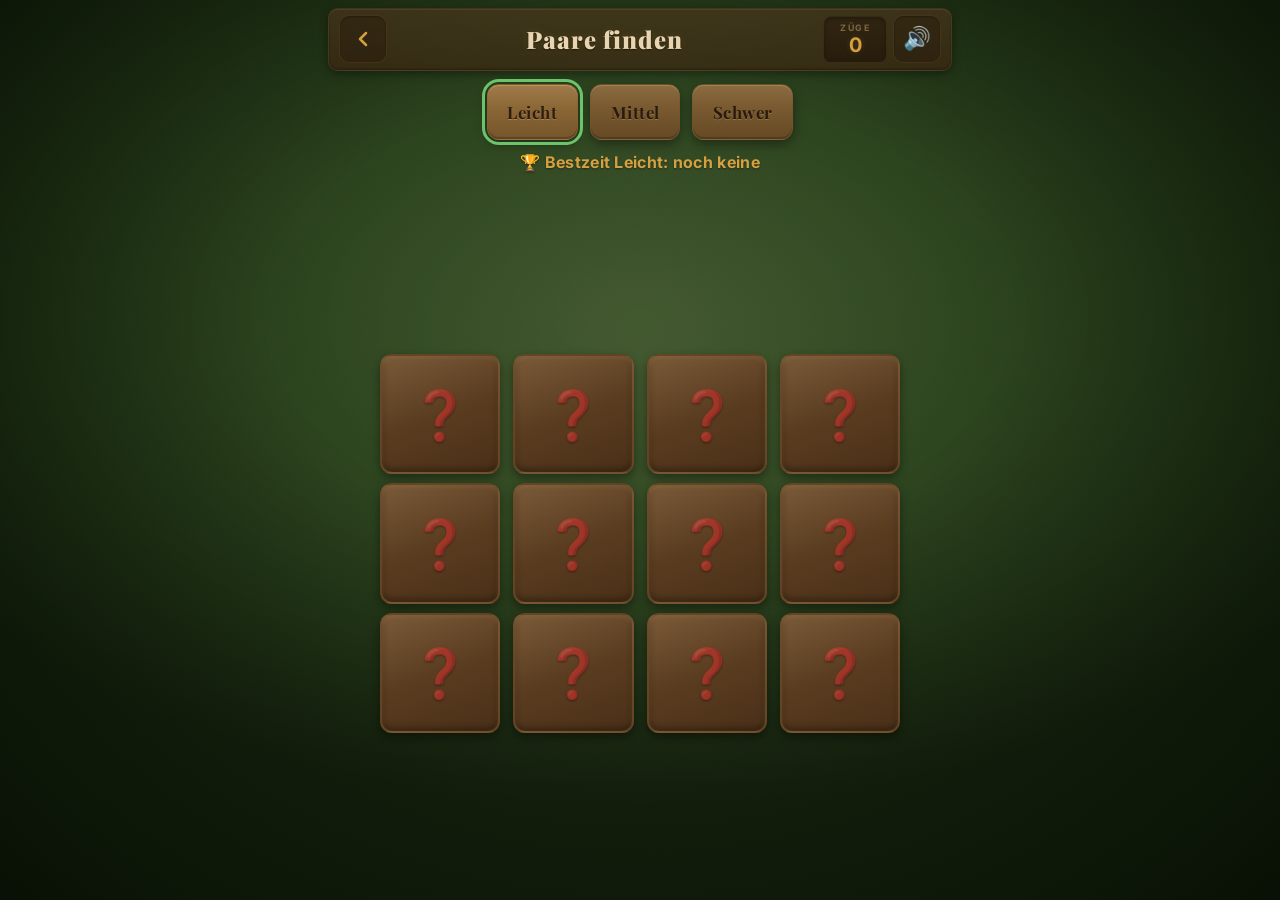
<file: memory.html>
<!DOCTYPE html>
<html lang="de">
<head>
    <meta charset="UTF-8">
    <meta name="viewport" content="width=device-width, initial-scale=1.0, user-scalable=no">
    <meta name="apple-mobile-web-app-capable" content="yes">
    <meta name="apple-mobile-web-app-status-bar-style" content="black-translucent">
    <meta name="theme-color" content="#5C3A1E">
    <title>Paare finden</title>
    <link rel="manifest" href="manifest.json">
    <link rel="icon" type="image/svg+xml" href="assets/icons/icon-192.svg">
    <link rel="apple-touch-icon" href="assets/icons/icon-192.svg">
    <style>
        @import url('https://fonts.googleapis.com/css2?family=Playfair+Display:wght@700;900&family=Inter:wght@400;600;700&display=swap');

        *, *::before, *::after { box-sizing: border-box; margin: 0; padding: 0; }

        html, body {
            height: 100%;
            font-family: 'Inter', 'Segoe UI', Tahoma, sans-serif;
            color: #F5E6D0;
            touch-action: manipulation;
            -webkit-user-select: none;
            user-select: none;
            overflow: hidden;
        }

        body {
            background:
                repeating-linear-gradient(105deg, rgba(0,0,0,0) 0px, rgba(0,0,0,0.02) 1px, rgba(0,0,0,0) 2px, rgba(0,0,0,0.01) 4px, rgba(0,0,0,0) 5px),
                radial-gradient(ellipse at 50% 40%, #3A5228 0%, #2E4620 35%, #243A18 60%, #1A2E10 85%, #12200A 100%);
        }

        body::before {
            content: '';
            position: fixed;
            inset: 0;
            pointer-events: none;
            z-index: 0;
            background: radial-gradient(ellipse 65% 55% at 50% 35%, rgba(255,240,200,0.06) 0%, rgba(0,0,0,0) 45%, rgba(0,0,0,0.5) 100%);
        }

        #app {
            display: flex;
            flex-direction: column;
            align-items: center;
            height: 100%;
            padding: 0.5rem;
            max-width: 640px;
            margin: 0 auto;
            position: relative;
            z-index: 2;
        }

        /* ===== Header ===== */
        #header {
            width: 100%;
            display: flex;
            align-items: center;
            justify-content: space-between;
            padding: 0.4rem 0.6rem;
            flex-shrink: 0;
            background: linear-gradient(180deg, rgba(80,55,30,0.6) 0%, rgba(60,38,18,0.7) 100%);
            border-radius: 10px;
            border: 1px solid rgba(120,85,45,0.25);
            box-shadow: inset 0 1px 0 rgba(255,220,160,0.08), inset 0 -1px 2px rgba(0,0,0,0.3), 0 3px 10px rgba(0,0,0,0.4);
        }

        #header h1 {
            font-family: 'Playfair Display', Georgia, serif;
            font-size: 1.5rem;
            font-weight: 900;
            color: #E8D4B0;
            text-shadow: 0 1px 2px rgba(0,0,0,0.6), 0 0 8px rgba(212,160,64,0.15);
            letter-spacing: 1px;
        }

        .icon-btn, .back-btn {
            display: flex;
            align-items: center;
            justify-content: center;
            width: 48px;
            height: 48px;
            color: #D4A040;
            background: rgba(40,25,12,0.4);
            border: 1px solid rgba(120,85,45,0.3);
            border-radius: 10px;
            text-decoration: none;
            cursor: pointer;
            font-size: 1.4rem;
            transition: transform 0.15s ease, background 0.15s ease;
            box-shadow: inset 0 1px 2px rgba(0,0,0,0.3);
            line-height: 1;
        }
        .icon-btn:active, .back-btn:active { transform: scale(0.93); }
        .back-btn svg { width: 24px; height: 24px; }

        #score-area { display: flex; gap: 0.4rem; align-items: center; }

        .score-box {
            display: flex;
            flex-direction: column;
            align-items: center;
            background: linear-gradient(180deg, rgba(40,25,12,0.5) 0%, rgba(30,18,8,0.6) 100%);
            border-radius: 8px;
            padding: 0.3rem 0.6rem;
            min-width: 64px;
            border: 1px solid rgba(120,85,45,0.2);
            box-shadow: inset 0 2px 4px rgba(0,0,0,0.3);
        }
        .score-label {
            font-size: 0.55rem;
            text-transform: uppercase;
            letter-spacing: 1.5px;
            color: rgba(180,150,100,0.6);
            font-weight: 700;
        }
        .score-box span:last-child {
            font-size: 1.25rem;
            font-weight: 700;
            color: #D4A040;
            text-shadow: 0 0 6px rgba(212,160,64,0.2);
        }

        /* ===== Schwierigkeitswahl ===== */
        #difficulty {
            display: flex;
            gap: 0.8rem;
            margin: 0.8rem 0 0.4rem;
            flex-wrap: wrap;
            justify-content: center;
        }
        .diff-btn {
            background: linear-gradient(180deg, #8B6B40 0%, #7A5A30 40%, #654A25 100%);
            color: rgba(30,18,8,0.92);
            text-shadow: 0 1px 0 rgba(255,220,160,0.25);
            border: 1px solid rgba(120,85,45,0.4);
            border-radius: 12px;
            padding: 0.7rem 1.2rem;
            font-size: 1.05rem;
            font-weight: 700;
            font-family: 'Playfair Display', Georgia, serif;
            cursor: pointer;
            letter-spacing: 0.5px;
            min-height: 56px;
            box-shadow: 0 4px 12px rgba(0,0,0,0.4), inset 0 1px 0 rgba(255,220,160,0.2), inset 0 -2px 0 rgba(0,0,0,0.2);
            transition: transform 0.12s ease, filter 0.15s ease;
        }
        .diff-btn:active { transform: scale(0.96); }
        .diff-btn.active {
            filter: brightness(1.15);
            outline: 3px solid #5DAA5D;
            outline-offset: 2px;
        }

        .record-line {
            text-align: center;
            font-size: 1rem;
            color: #D4A040;
            font-weight: 700;
            padding: 0.35rem 0.5rem;
            letter-spacing: 0.3px;
            flex-shrink: 0;
            text-shadow: 0 1px 2px rgba(0,0,0,0.4);
        }

        /* ===== Spielbrett ===== */
        #board-wrap {
            flex: 1 1 auto;
            display: flex;
            align-items: center;
            justify-content: center;
            width: 100%;
            min-height: 0;
            padding: 0.4rem 0;
        }
        #board {
            display: grid;
            gap: 2.5%;
            width: 100%;
            max-width: 560px;
            margin: 0 auto;
        }

        /* ===== Karte ===== */
        .card {
            position: relative;
            aspect-ratio: 1 / 1;
            cursor: pointer;
            perspective: 600px;
            min-width: 0;
        }
        .card-inner {
            position: absolute;
            inset: 0;
            transition: transform 0.4s cubic-bezier(0.4, 0.2, 0.2, 1);
            transform-style: preserve-3d;
        }
        .card.flipped .card-inner,
        .card.matched .card-inner { transform: rotateY(180deg); }

        .card-face {
            position: absolute;
            inset: 0;
            border-radius: 12px;
            display: flex;
            align-items: center;
            justify-content: center;
            backface-visibility: hidden;
            -webkit-backface-visibility: hidden;
        }

        /* Rückseite (Holz mit Gravur) */
        .card-back {
            background: linear-gradient(160deg, #7A5A38 0%, #5A3C20 50%, #4A3018 100%);
            border: 2px solid rgba(120,85,45,0.5);
            box-shadow: inset 0 2px 4px rgba(255,220,160,0.12), inset 0 -3px 6px rgba(0,0,0,0.35), 0 4px 10px rgba(0,0,0,0.4);
            font-size: clamp(1.5rem, 8vw, 3rem);
            color: rgba(212,160,64,0.55);
            text-shadow: 0 1px 2px rgba(0,0,0,0.4);
        }

        /* Vorderseite (Creme mit Motiv) */
        .card-front {
            transform: rotateY(180deg);
            background: linear-gradient(160deg, #FBF0DC 0%, #F0DEBE 100%);
            border: 2px solid rgba(120,85,45,0.5);
            box-shadow: inset 0 2px 6px rgba(255,255,255,0.6), inset 0 -3px 6px rgba(120,85,45,0.2), 0 4px 10px rgba(0,0,0,0.4);
            font-size: clamp(2rem, 11vw, 4.5rem);
            line-height: 1;
        }

        .card.matched { cursor: default; }
        .card.matched .card-front {
            border-color: #5DAA5D;
            box-shadow: inset 0 0 0 3px rgba(93,170,93,0.6), 0 0 16px rgba(93,170,93,0.45);
            animation: matchPop 0.5s ease;
        }
        @keyframes matchPop {
            0% { transform: rotateY(180deg) scale(1); }
            50% { transform: rotateY(180deg) scale(1.12); }
            100% { transform: rotateY(180deg) scale(1); }
        }

        .card.shake .card-inner { animation: shake 0.4s ease; }
        @keyframes shake {
            0%, 100% { transform: rotateY(180deg) translateX(0); }
            25% { transform: rotateY(180deg) translateX(-6px); }
            75% { transform: rotateY(180deg) translateX(6px); }
        }

        /* ===== Sieg-Overlay ===== */
        #win {
            position: fixed;
            inset: 0;
            background: rgba(5,8,5,0.92);
            display: flex;
            align-items: center;
            justify-content: center;
            z-index: 100;
            animation: fadeIn 0.3s ease;
        }
        #win.hidden { display: none; }
        @keyframes fadeIn { from { opacity: 0; } to { opacity: 1; } }

        #win-box {
            background: linear-gradient(160deg, #6B4A2C 0%, #5A3C20 40%, #4A3018 100%);
            border: 1px solid rgba(120,85,45,0.35);
            border-radius: 16px;
            padding: 2.2rem 2.6rem;
            text-align: center;
            max-width: 90vw;
            box-shadow: 0 16px 60px rgba(0,0,0,0.7), inset 0 1px 0 rgba(255,220,160,0.1);
            animation: popIn 0.35s ease;
        }
        @keyframes popIn { from { transform: scale(0.85); opacity: 0; } to { transform: scale(1); opacity: 1; } }

        #win-box .trophy { font-size: 3.5rem; margin-bottom: 0.5rem; }
        #win-box h2 {
            font-family: 'Playfair Display', Georgia, serif;
            font-size: 2rem;
            font-weight: 900;
            margin-bottom: 0.8rem;
            color: #F8E6C0;
            text-shadow: 0 2px 4px rgba(0,0,0,0.4);
        }
        #win-box p { font-size: 1.25rem; margin-bottom: 0.5rem; color: #F5E6D0; }
        #win-box .stat { color: #D4A040; font-weight: 700; }
        #win-box .record { color: #5DAA5D; font-weight: 700; font-size: 1.1rem; margin-top: 0.4rem; }

        .big-btn {
            background: linear-gradient(180deg, #8B6B40 0%, #7A5A30 40%, #654A25 100%);
            color: rgba(30,18,8,0.92);
            text-shadow: 0 1px 0 rgba(255,220,160,0.2);
            border: 1px solid rgba(120,85,45,0.4);
            border-radius: 12px;
            padding: 0.9rem 2.2rem;
            font-size: 1.2rem;
            font-weight: 700;
            font-family: 'Playfair Display', Georgia, serif;
            cursor: pointer;
            letter-spacing: 1px;
            margin-top: 1.2rem;
            min-height: 60px;
            box-shadow: 0 4px 14px rgba(0,0,0,0.5), inset 0 1px 0 rgba(255,220,160,0.2), inset 0 -2px 0 rgba(0,0,0,0.2);
            transition: transform 0.12s ease;
        }
        .big-btn:active { transform: scale(0.96); }

        @media (max-width: 380px) {
            #header h1 { font-size: 1.2rem; }
            .icon-btn, .back-btn { width: 44px; height: 44px; }
        }
    </style>
</head>
<body>
    <div id="app">
        <div id="header">
            <a href="index.html" class="back-btn" aria-label="Zurück zum Menü">
                <svg viewBox="0 0 24 24" fill="none" stroke="currentColor" stroke-width="2.5" stroke-linecap="round" stroke-linejoin="round"><path d="M15 18l-6-6 6-6"/></svg>
            </a>
            <h1>Paare finden</h1>
            <div id="score-area">
                <div class="score-box">
                    <span class="score-label">Züge</span>
                    <span id="moves">0</span>
                </div>
                <button class="icon-btn" id="mute-btn" aria-label="Ton an/aus">🔊</button>
            </div>
        </div>

        <div id="difficulty">
            <button class="diff-btn" data-pairs="6">Leicht</button>
            <button class="diff-btn" data-pairs="8">Mittel</button>
            <button class="diff-btn" data-pairs="10">Schwer</button>
        </div>
        <div id="record-line" class="record-line"></div>

        <div id="board-wrap">
            <div id="board"></div>
        </div>
    </div>

    <div id="win" class="hidden">
        <div id="win-box">
            <div class="trophy">🏆</div>
            <h2>Geschafft!</h2>
            <p>Alle Paare gefunden mit<br><span class="stat" id="win-moves"></span></p>
            <p class="stat" id="win-time"></p>
            <p class="record hidden" id="win-record">Neue Bestzeit! ⭐</p>
            <button class="big-btn" id="again-btn">Nochmal spielen</button>
        </div>
    </div>

    <script>
    (function () {
        'use strict';

        // ===== Motive (klare, große Emojis) =====
        const MOTIFS = ['🐶','🐱','🐭','🐰','🦊','🐻','🐼','🐨','🦁','🐮','🐷','🐸','🦉','🦋','🐝','🐢','🐠','🌻','🌹','🌷','🍎','🍓','🍇','🍊','🍌','🍉','🍒','🥕'];

        // ===== Zustand =====
        let pairs = 6;
        let deck = [];          // Array aus {id, motif, matched}
        let first = null;       // Index der ersten aufgedeckten Karte
        let lock = false;       // sperrt Eingabe während Auswertung
        let moves = 0;
        let matchedCount = 0;
        let startTime = 0;
        let timerInterval = null;

        const boardEl = document.getElementById('board');
        const movesEl = document.getElementById('moves');
        const winEl = document.getElementById('win');

        // ===== Ton (WebAudio, selbst erzeugt) =====
        let audioCtx = null;
        let muted = localStorage.getItem('memoryMuted') === '1';
        updateMuteBtn();

        function ensureAudio() {
            if (!audioCtx) {
                try { audioCtx = new (window.AudioContext || window.webkitAudioContext)(); }
                catch (e) { audioCtx = null; }
            }
            if (audioCtx && audioCtx.state === 'suspended') audioCtx.resume();
        }

        function tone(freq, dur, type, vol) {
            if (muted) return;
            ensureAudio();
            if (!audioCtx) return;
            const o = audioCtx.createOscillator();
            const g = audioCtx.createGain();
            o.type = type || 'sine';
            o.frequency.value = freq;
            g.gain.value = 0;
            o.connect(g); g.connect(audioCtx.destination);
            const t = audioCtx.currentTime;
            g.gain.linearRampToValueAtTime(vol || 0.18, t + 0.01);
            g.gain.exponentialRampToValueAtTime(0.0001, t + (dur || 0.18));
            o.start(t);
            o.stop(t + (dur || 0.18) + 0.02);
        }

        const sndFlip  = () => tone(420, 0.10, 'sine', 0.14);
        const sndMatch = () => { tone(620, 0.12, 'sine', 0.18); setTimeout(() => tone(880, 0.18, 'sine', 0.18), 110); };
        const sndNope  = () => tone(220, 0.18, 'triangle', 0.14);
        function sndWin() {
            [523, 659, 784, 1047].forEach((f, i) => setTimeout(() => tone(f, 0.25, 'sine', 0.2), i * 160));
        }

        function updateMuteBtn() {
            const b = document.getElementById('mute-btn');
            b.textContent = muted ? '🔇' : '🔊';
            b.style.color = muted ? '#c0654a' : '#D4A040';
        }

        document.getElementById('mute-btn').addEventListener('click', function () {
            muted = !muted;
            localStorage.setItem('memoryMuted', muted ? '1' : '0');
            updateMuteBtn();
            if (!muted) sndFlip();
        });

        // ===== Hilfsfunktionen =====
        function shuffle(arr) {
            for (let i = arr.length - 1; i > 0; i--) {
                const j = Math.floor(Math.random() * (i + 1));
                [arr[i], arr[j]] = [arr[j], arr[i]];
            }
            return arr;
        }

        function gridColumns(n) {
            // Hübsche Spaltenzahl je nach Kartenanzahl
            if (n <= 12) return 4;       // 6 Paare = 12 Karten -> 4x3
            if (n <= 16) return 4;       // 8 Paare = 16 Karten -> 4x4
            return 5;                    // 10 Paare = 20 Karten -> 5x4
        }

        // ===== Spielaufbau =====
        function newGame(p) {
            pairs = p;
            deck = [];
            first = null;
            lock = false;
            moves = 0;
            matchedCount = 0;
            movesEl.textContent = '0';
            winEl.classList.add('hidden');

            // aktive Schaltfläche markieren
            document.querySelectorAll('.diff-btn').forEach(b => {
                b.classList.toggle('active', Number(b.dataset.pairs) === p);
            });
            updateRecordLine();

            // Motive wählen und Deck bauen
            const picks = shuffle(MOTIFS.slice()).slice(0, pairs);
            picks.forEach((m, idx) => {
                deck.push({ id: idx + '-a', motif: m, matched: false });
                deck.push({ id: idx + '-b', motif: m, matched: false });
            });
            shuffle(deck);

            renderBoard();
            startTimer();
        }

        function renderBoard() {
            boardEl.innerHTML = '';
            const cols = gridColumns(deck.length);
            boardEl.style.gridTemplateColumns = `repeat(${cols}, 1fr)`;
            // Maximale Breite an Reihenanzahl anpassen, damit alles auf den Schirm passt
            const rows = Math.ceil(deck.length / cols);
            boardEl.style.maxWidth = Math.min(560, cols * 130) + 'px';

            deck.forEach((card, index) => {
                const el = document.createElement('div');
                el.className = 'card';
                el.dataset.index = index;
                el.innerHTML =
                    '<div class="card-inner">' +
                        '<div class="card-face card-back">❓</div>' +
                        '<div class="card-face card-front">' + card.motif + '</div>' +
                    '</div>';
                el.addEventListener('click', () => onCardClick(index));
                boardEl.appendChild(el);
            });
        }

        function onCardClick(index) {
            if (lock) return;
            const card = deck[index];
            if (card.matched) return;

            const el = boardEl.children[index];
            if (el.classList.contains('flipped')) return; // schon offen

            ensureAudio();
            el.classList.add('flipped');
            sndFlip();

            if (first === null) {
                first = index;
                return;
            }
            if (first === index) return;

            // zweite Karte aufgedeckt -> Zug zählen
            moves++;
            movesEl.textContent = moves;
            lock = true;

            const a = deck[first];
            const b = deck[index];

            if (a.motif === b.motif) {
                // Treffer
                setTimeout(() => {
                    a.matched = true;
                    b.matched = true;
                    boardEl.children[first].classList.add('matched');
                    boardEl.children[index].classList.add('matched');
                    sndMatch();
                    matchedCount++;
                    first = null;
                    lock = false;
                    if (matchedCount === pairs) onWin();
                }, 350);
            } else {
                // kein Treffer -> kurz zeigen, dann umdrehen
                const fa = first, fb = index;
                boardEl.children[fa].classList.add('shake');
                boardEl.children[fb].classList.add('shake');
                sndNope();
                setTimeout(() => {
                    boardEl.children[fa].classList.remove('flipped', 'shake');
                    boardEl.children[fb].classList.remove('flipped', 'shake');
                    first = null;
                    lock = false;
                }, 1000);
            }
        }

        // ===== Timer =====
        function startTimer() {
            startTime = Date.now();
            if (timerInterval) clearInterval(timerInterval);
            // (Timer läuft nur intern für die Bestzeit – kein sichtbarer Zeitdruck)
        }

        function elapsedSeconds() {
            return Math.round((Date.now() - startTime) / 1000);
        }

        function formatTime(sec) {
            const m = Math.floor(sec / 60);
            const s = sec % 60;
            return m > 0 ? (m + ' Min ' + s + ' Sek') : (s + ' Sekunden');
        }

        function diffName(p) { return p === 6 ? 'Leicht' : p === 8 ? 'Mittel' : 'Schwer'; }
        function updateRecordLine() {
            const best = Number(localStorage.getItem('memoryBest_' + pairs) || 0);
            document.getElementById('record-line').textContent =
                '🏆 Bestzeit ' + diffName(pairs) + ': ' + (best > 0 ? formatTime(best) : 'noch keine');
        }

        // ===== Sieg =====
        function onWin() {
            const secs = elapsedSeconds();
            sndWin();

            document.getElementById('win-moves').textContent = moves + ' Zügen';
            document.getElementById('win-time').textContent = 'Zeit: ' + formatTime(secs);

            // Bestzeit speichern
            const key = 'memoryBest_' + pairs;
            const prev = Number(localStorage.getItem(key) || 0);
            const recEl = document.getElementById('win-record');
            if (prev === 0 || secs < prev) {
                localStorage.setItem(key, String(secs));
                recEl.classList.remove('hidden');
            } else {
                recEl.classList.add('hidden');
            }
            updateRecordLine();

            setTimeout(() => winEl.classList.remove('hidden'), 600);
        }

        document.getElementById('again-btn').addEventListener('click', () => newGame(pairs));

        document.querySelectorAll('.diff-btn').forEach(b => {
            b.addEventListener('click', () => newGame(Number(b.dataset.pairs)));
        });

        // ===== Service Worker =====
        if ('serviceWorker' in navigator) {
            const hadController = !!navigator.serviceWorker.controller;
            let refreshing = false;
            navigator.serviceWorker.addEventListener('controllerchange', () => {
                if (refreshing) return;
                refreshing = true;
                if (hadController) window.location.reload();
            });
            navigator.serviceWorker.register('service-worker.js').then(reg => reg.update()).catch(() => {});
        }

        // Start
        newGame(6);
    })();
    </script>
</body>
</html>
</file>
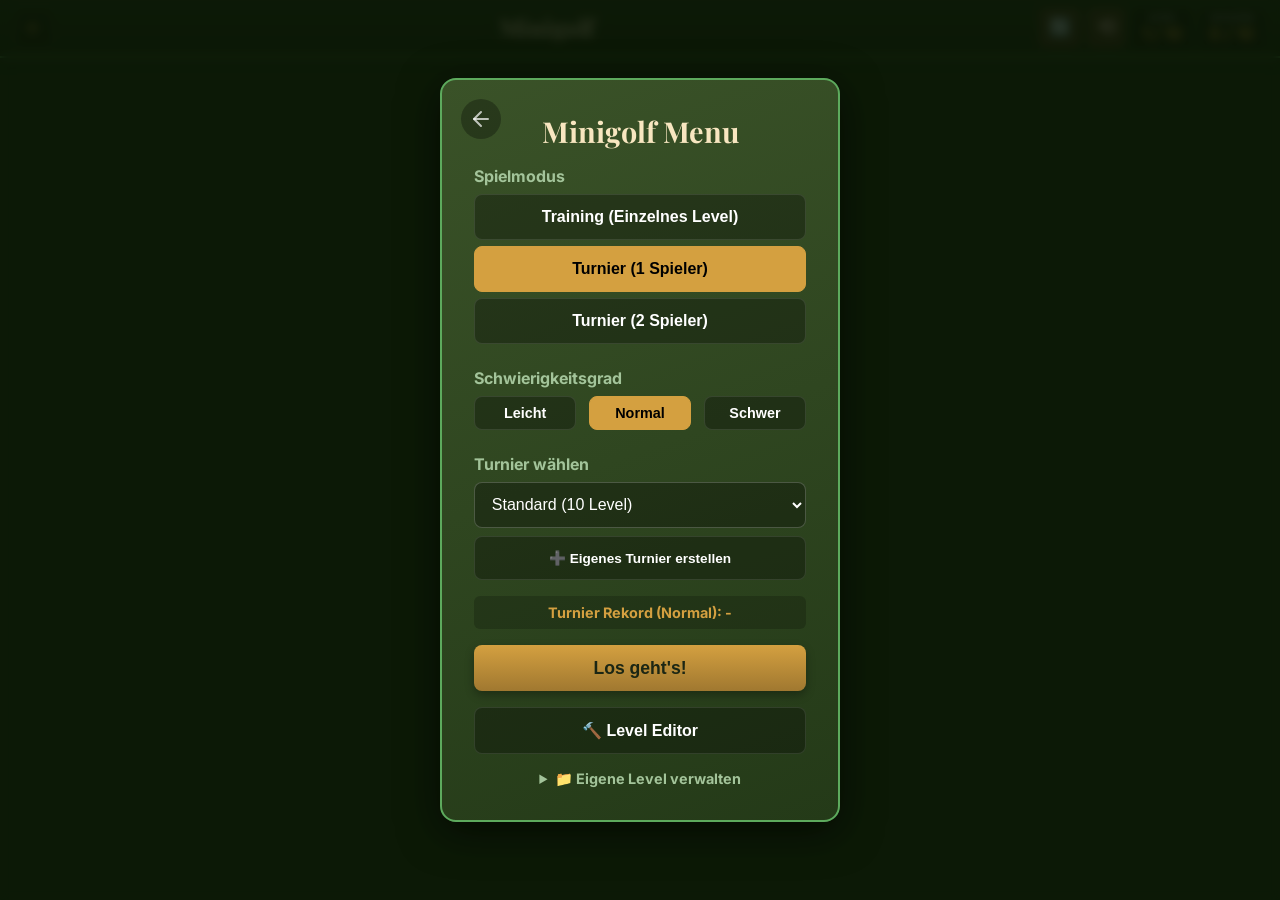
<file: minigolf.html>
<!DOCTYPE html>
<html lang="de">
<head>
    <meta charset="UTF-8">
    <meta name="viewport" content="width=device-width, initial-scale=1.0, user-scalable=no, maximum-scale=1.0">
    <meta name="apple-mobile-web-app-capable" content="yes">
    <meta name="apple-mobile-web-app-status-bar-style" content="black-translucent">
    <meta name="theme-color" content="#2e5c1e">
    <title>Minigolf</title>
    <link rel="icon" type="image/svg+xml" href="assets/icons/icon-192.svg">
    <link rel="apple-touch-icon" href="assets/icons/icon-192.svg">
    <link rel="stylesheet" href="css/minigolf.css">
</head>
<body>
    <header class="game-header">
        <a href="index.html" class="back-btn" aria-label="Zurück zum Hauptmenü">
            <svg viewBox="0 0 24 24" fill="none" stroke="currentColor" stroke-width="2" stroke-linecap="round" stroke-linejoin="round"><line x1="19" y1="12" x2="5" y2="12"></line><polyline points="12 19 5 12 12 5"></polyline></svg>
        </a>
        <h1>Minigolf <span id="current-player-display" style="font-size: 1rem; color: #a3c49a; display: block; margin-top: 0.2rem;"></span></h1>
        <div class="stats-area">
            <button id="invert-aim-btn" class="reset-btn" title="Richtung umkehren" style="font-size: 1.1rem;">🔄</button>
            <button id="reset-ball-btn" class="reset-btn" title="Ball zurücksetzen">⟲</button>
            <div class="stat-box hidden-mobile">
                <span class="stat-label">Level</span>
                <span id="level-display">1 / 10</span>
            </div>
            <div class="stat-box">
                <span class="stat-label">Schläge</span>
                <span id="strokes-display">0 / 10</span>
            </div>
        </div>
    </header>

    <div id="setup-screen" class="overlay-screen">
        <div class="modal-box" style="width: 400px; max-width: 95%; position: relative;">
            <a href="index.html" title="Zurück zum Game Hub" style="position: absolute; top: 1.2rem; left: 1.2rem; color: rgba(255,255,255,0.7); display: flex; align-items: center; justify-content: center; width: 40px; height: 40px; border-radius: 50%; background: rgba(0,0,0,0.3); transition: all 0.2s;">
                <svg width="24" height="24" viewBox="0 0 24 24" fill="none" stroke="currentColor" stroke-width="2" stroke-linecap="round" stroke-linejoin="round"><line x1="19" y1="12" x2="5" y2="12"></line><polyline points="12 19 5 12 12 5"></polyline></svg>
            </a>
            <h2>Minigolf Menu</h2>
            
            <div class="form-group" style="margin-top: 1rem;">
                <label style="color: #a3c49a; font-weight: bold; display: block; margin-bottom: 0.5rem; text-align: left;">Spielmodus</label>
                <div class="difficulty-options" style="flex-direction: column; gap: 0.4rem;">
                    <button class="diff-btn mode-btn" data-mode="training">Training (Einzelnes Level)</button>
                    <button class="diff-btn mode-btn active" data-mode="tournament1p">Turnier (1 Spieler)</button>
                    <button class="diff-btn mode-btn" data-mode="tournament2p">Turnier (2 Spieler)</button>
                </div>
            </div>

            <div id="level-select-container" class="form-group" style="margin-top: 1rem; text-align: left; display: none;">
                <label style="color: #a3c49a; font-weight: bold; display: block; margin-bottom: 0.5rem;">Level wählen</label>
                <select id="level-select" style="width: 100%; padding: 0.8rem; background: rgba(0,0,0,0.3); color: #fff; border: 1px solid rgba(255,255,255,0.2); border-radius: 8px; font-size: 1rem;">
                </select>
            </div>

            <div class="form-group" style="margin-top: 1rem; text-align: left;">
                <label style="color: #a3c49a; font-weight: bold; display: block; margin-bottom: 0.5rem;">Schwierigkeitsgrad</label>
                <div class="difficulty-options" style="flex-direction: row; justify-content: space-between;">
                    <button class="diff-btn diff-sel-btn" data-diff="easy" style="flex: 1; padding: 0.5rem; font-size: 0.9rem;">Leicht</button>
                    <button class="diff-btn diff-sel-btn active" data-diff="normal" style="flex: 1; padding: 0.5rem; font-size: 0.9rem;">Normal</button>
                    <button class="diff-btn diff-sel-btn" data-diff="hard" style="flex: 1; padding: 0.5rem; font-size: 0.9rem;">Schwer</button>
                </div>
            </div>

            <div id="tournament-select-container" class="form-group" style="margin-top: 1rem; text-align: left;">
                <label style="color: #a3c49a; font-weight: bold; display: block; margin-bottom: 0.5rem;">Turnier wählen</label>
                <select id="custom-tournament-select" style="width: 100%; padding: 0.8rem; background: rgba(0,0,0,0.3); color: #fff; border: 1px solid rgba(255,255,255,0.2); border-radius: 8px; font-size: 1rem;">
                    <option value="" selected>Standard (10 Level)</option>
                </select>
                <button id="open-tournament-builder-btn" class="diff-btn" style="width: 100%; margin-top: 0.5rem; font-size: 0.85rem;">➕ Eigenes Turnier erstellen</button>
            </div>

            <div id="highscore-display" style="margin-top: 1rem; margin-bottom: 1rem; color: #D4A040; font-size: 0.9rem; font-weight: bold; background: rgba(0,0,0,0.2); padding: 0.5rem; border-radius: 6px;">
                Turnier Rekord (Normal): -
            </div>

            <button id="start-game-btn" class="primary-btn">Los geht's!</button>
            <button id="open-editor-btn" class="diff-btn" style="width: 100%; margin-top: 1rem;">🔨 Level Editor</button>
            
            <details style="margin-top: 1rem; width: 100%;">
                <summary style="color: #a3c49a; font-weight: bold; cursor: pointer; font-size: 0.9rem;">📁 Eigene Level verwalten</summary>
                <div id="custom-level-list" style="margin-top: 0.5rem;"></div>
            </details>
        </div>
    </div>

    <!-- Custom Tournament Builder Modal -->
    <div id="tournament-builder-screen" class="overlay-screen hidden" style="z-index: 200;">
        <div class="modal-box" style="width: 440px; max-width: 95%;">
            <h2 style="font-size: 1.3rem;">Eigenes Turnier</h2>
            <div class="form-group" style="margin-top: 0.8rem; text-align: left;">
                <label style="color: #a3c49a; font-weight: bold; display: block; margin-bottom: 0.3rem; font-size: 0.85rem;">Turniername</label>
                <input id="tournament-builder-name" type="text" placeholder="z.B. Mein Turnier" style="width: 100%; padding: 0.6rem; background: rgba(0,0,0,0.3); color: #fff; border: 1px solid rgba(255,255,255,0.2); border-radius: 8px; font-size: 0.9rem;">
            </div>
            <div class="form-group" style="margin-top: 0.8rem; text-align: left;">
                <label style="color: #a3c49a; font-weight: bold; display: block; margin-bottom: 0.3rem; font-size: 0.85rem;">Level hinzufügen</label>
                <div style="display: flex; gap: 0.4rem;">
                    <select id="tournament-builder-level-select" style="flex: 1; padding: 0.5rem; background: rgba(0,0,0,0.3); color: #fff; border: 1px solid rgba(255,255,255,0.2); border-radius: 6px; font-size: 0.85rem;"></select>
                    <button id="tournament-builder-add-btn" class="diff-btn" style="padding: 0.5rem 0.8rem; font-size: 0.85rem;">+</button>
                </div>
            </div>
            <div style="margin-top: 0.5rem; text-align: left;">
                <label style="color: #a3c49a; font-weight: bold; display: block; margin-bottom: 0.3rem; font-size: 0.85rem;">Reihenfolge</label>
                <div id="tournament-builder-list" style="max-height: 180px; overflow-y: auto; background: rgba(0,0,0,0.15); border-radius: 8px; padding: 0.4rem;"></div>
            </div>
            <div style="display: flex; gap: 0.5rem; margin-top: 1rem;">
                <button id="tournament-builder-save-btn" class="primary-btn" style="flex: 1;">💾 Speichern</button>
                <button id="tournament-builder-cancel-btn" class="diff-btn" style="flex: 1;">Abbrechen</button>
            </div>
        </div>
    </div>

    <!-- Level Editor Overlay -->
    <div id="editor-screen" class="overlay-screen hidden" style="z-index: 100; justify-content: flex-start; padding: 1rem; flex-direction: column; pointer-events: none; background: transparent;">
        <div style="width: 100%; display: flex; justify-content: space-between; align-items: center; background: rgba(0,0,0,0.8); padding: 0.5rem; border-radius: 8px; margin-bottom: 0.5rem; flex-wrap: wrap; gap: 0.5rem; pointer-events: auto;">
            <div style="display: flex; gap: 0.5rem; align-items: center; flex-wrap: wrap;">
                <select id="editor-load-select" style="padding: 0.4rem; background: #333; color: #a3c49a; border: 1px solid #555; border-radius: 4px; width: 120px;" title="Bestehendes Level laden">
                    <option value="" disabled selected>Laden...</option>
                </select>
                <input type="text" id="editor-level-name" placeholder="Name (z.B. Level 1)" style="padding: 0.4rem; background: #333; color: #fff; border: 1px solid #555; border-radius: 4px; width: 140px;">
                <button id="editor-save-btn" class="diff-btn" style="padding: 0.4rem 0.8rem; font-size: 0.8rem;">Lokal Speichern</button>
                <button id="editor-export-btn" class="diff-btn" style="padding: 0.4rem 0.8rem; font-size: 0.8rem;">Code Kopieren</button>
                <button id="editor-test-btn" class="diff-btn active" style="padding: 0.4rem 0.8rem; font-size: 0.8rem; background: #D4A040; color:#000;">Testen</button>
            </div>
            <div>
                <button id="editor-close-btn" class="diff-btn" style="padding: 0.4rem 0.8rem; font-size: 0.8rem;">Schließen</button>
            </div>
        </div>

        <div class="editor-main-area" style="display: flex; gap: 1rem; width: 100%; flex: 1; pointer-events: none;">
            <!-- Toolbox -->
            <div class="editor-toolbox" style="background: rgba(0,0,0,0.8); padding: 1rem; border-radius: 8px; display: flex; flex-direction: column; gap: 0.8rem; overflow-y: auto; pointer-events: auto;">
                <h3 style="color: #a3c49a; font-size: 1rem; border-bottom: 1px solid rgba(255,255,255,0.1); padding-bottom: 0.5rem; margin-top: 0;">Werkzeuge</h3>
                
                <div class="editor-tools-grid">
                    <button class="editor-tool diff-btn active" data-tool="start">⛳ Start</button>
                    <button class="editor-tool diff-btn" data-tool="hole">⚫ Loch</button>
                    <button class="editor-tool diff-btn" data-tool="pan" style="background: rgba(100, 150, 100, 0.4); border-color: rgba(120, 180, 120, 0.8);">👁️ Kamera</button>
                    <button class="editor-tool diff-btn" data-tool="move" style="background: rgba(100, 100, 100, 0.4); border-color: rgba(150, 150, 150, 0.8);">🖐️ Bewegen</button>
                    <button class="editor-tool diff-btn" data-tool="wall" style="background: rgba(107, 74, 44, 0.4); border-color: rgba(107, 74, 44, 0.8);">🧱 Wand</button>
                    <button class="editor-tool diff-btn" data-tool="sand" style="background: rgba(235, 195, 110, 0.4); border-color: rgba(235, 195, 110, 0.8);">🏖️ Sand</button>
                    <button class="editor-tool diff-btn" data-tool="water" style="background: rgba(80, 150, 220, 0.4); border-color: rgba(20, 90, 160, 0.8);">💧 Wasser</button>
                    <button class="editor-tool diff-btn" data-tool="erase" style="background: rgba(200, 50, 50, 0.4);">🗑️ Entfernen</button>
                </div>
                
                <button id="editor-clear-btn" class="diff-btn" style="margin-top: 1rem;">🧨 Alles leeren</button>
            </div>
            
        </div>
    </div>

    <!-- Player Turn Overlay -->
    <div id="player-turn-screen" class="overlay-screen hidden" style="z-index: 60;">
        <div class="modal-box">
            <h2>Gerät weitergeben!</h2>
            <p style="font-size: 1.2rem; margin-top: 1rem; color: #fff;"><span id="next-player-name" style="color: #D4A040; font-weight: bold;">Spieler 2</span> ist am Zug.</p>
            <p>Level <span id="next-player-level">1</span></p>
            <button id="ready-btn" class="primary-btn" style="margin-top: 1rem;">Ich bin bereit</button>
        </div>
    </div>

    <div id="level-over-screen" class="overlay-screen hidden">
        <div class="modal-box">
            <h2 id="level-title">Eingelocht!</h2>
            <p>Schläge: <span id="level-strokes-result" style="font-weight: bold; color: #fff;">0</span></p>
            <button id="next-level-btn" class="primary-btn">Weiter</button>
        </div>
    </div>

    <div id="game-over-screen" class="overlay-screen hidden">
        <div class="modal-box">
            <h2>Turnier beendet!</h2>
            <p>Gesamtschläge: <span id="total-strokes-result">0</span></p>
            <p>Modus: <span id="final-mode-result">Normal</span></p>
            <button id="restart-game-btn" class="primary-btn">Nochmal spielen</button>
        </div>
    </div>

    <div class="game-container">
        <canvas id="gameCanvas"></canvas>
    </div>

    <script src="js/minigolf.js"></script>
</body>
</html>
</file>
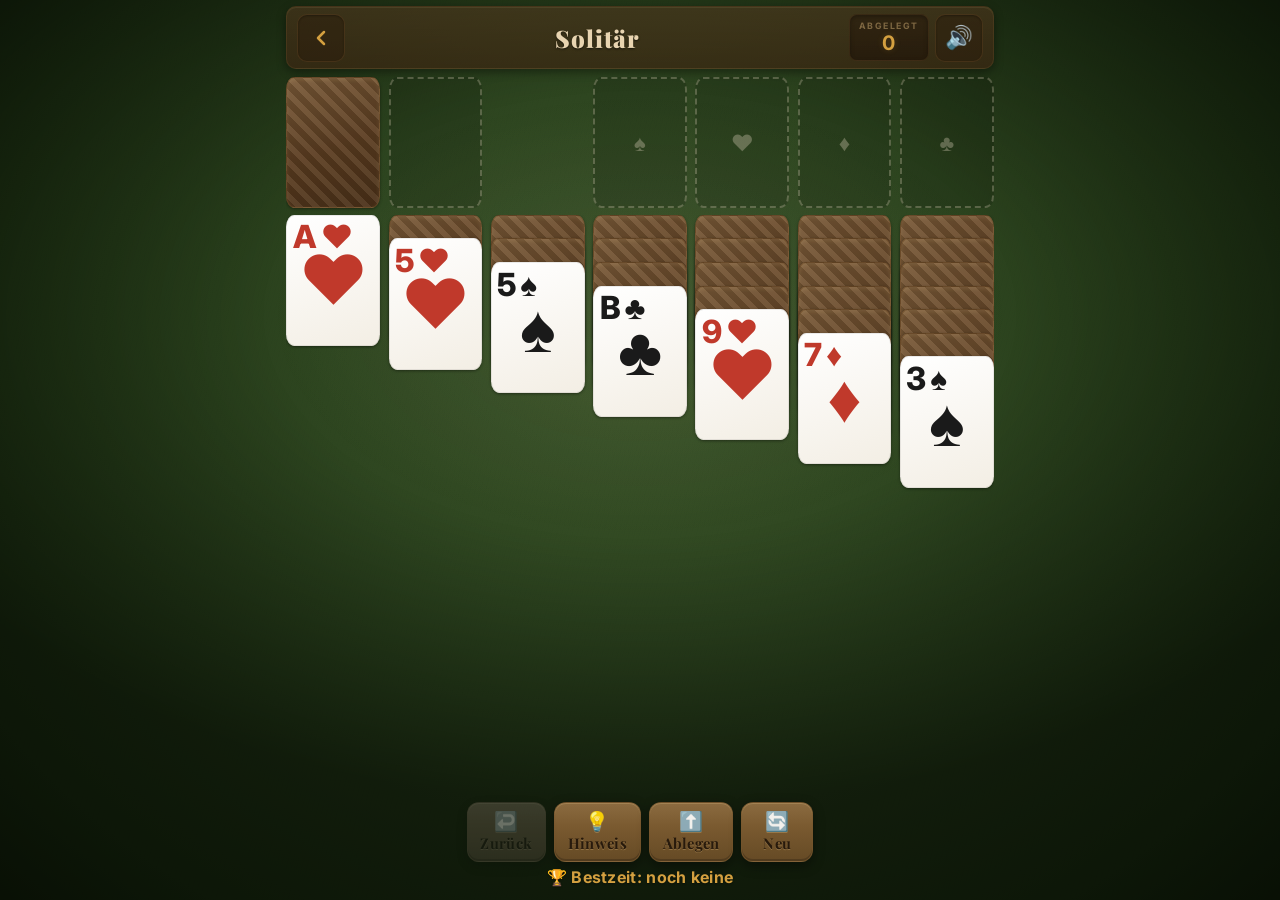
<file: solitaer.html>
<!DOCTYPE html>
<html lang="de">
<head>
    <meta charset="UTF-8">
    <meta name="viewport" content="width=device-width, initial-scale=1.0, user-scalable=no">
    <meta name="apple-mobile-web-app-capable" content="yes">
    <meta name="apple-mobile-web-app-status-bar-style" content="black-translucent">
    <meta name="theme-color" content="#5C3A1E">
    <title>Solitär</title>
    <link rel="manifest" href="manifest.json">
    <link rel="icon" type="image/svg+xml" href="assets/icons/icon-192.svg">
    <link rel="apple-touch-icon" href="assets/icons/icon-192.svg">
    <style>
        @import url('https://fonts.googleapis.com/css2?family=Playfair+Display:wght@700;900&family=Inter:wght@400;600;700&display=swap');

        *, *::before, *::after { box-sizing: border-box; margin: 0; padding: 0; }

        html, body {
            height: 100%;
            font-family: 'Inter', 'Segoe UI', Tahoma, sans-serif;
            color: #F5E6D0;
            touch-action: manipulation;
            -webkit-user-select: none; user-select: none;
            overflow: hidden;
        }
        body {
            background:
                repeating-linear-gradient(105deg, rgba(0,0,0,0) 0px, rgba(0,0,0,0.02) 1px, rgba(0,0,0,0) 2px, rgba(0,0,0,0.01) 4px, rgba(0,0,0,0) 5px),
                radial-gradient(ellipse at 50% 40%, #3A5228 0%, #2E4620 35%, #243A18 60%, #1A2E10 85%, #12200A 100%);
        }
        body::before {
            content: ''; position: fixed; inset: 0; pointer-events: none; z-index: 0;
            background: radial-gradient(ellipse 65% 55% at 50% 35%, rgba(255,240,200,0.06) 0%, rgba(0,0,0,0) 45%, rgba(0,0,0,0.5) 100%);
        }

        #app {
            display: flex; flex-direction: column; align-items: center;
            height: 100%; padding: 0.4rem; max-width: 720px; margin: 0 auto;
            position: relative; z-index: 2;
        }

        #header {
            width: 100%; display: flex; align-items: center; justify-content: space-between;
            padding: 0.4rem 0.6rem; flex-shrink: 0;
            background: linear-gradient(180deg, rgba(80,55,30,0.6) 0%, rgba(60,38,18,0.7) 100%);
            border-radius: 10px; border: 1px solid rgba(120,85,45,0.25);
            box-shadow: inset 0 1px 0 rgba(255,220,160,0.08), 0 3px 10px rgba(0,0,0,0.4);
        }
        #header h1 { font-family: 'Playfair Display', Georgia, serif; font-size: 1.5rem; font-weight: 900; color: #E8D4B0; text-shadow: 0 1px 2px rgba(0,0,0,0.6); letter-spacing: 1px; }
        .icon-btn, .back-btn {
            display: flex; align-items: center; justify-content: center;
            width: 48px; height: 48px; color: #D4A040; background: rgba(40,25,12,0.4);
            border: 1px solid rgba(120,85,45,0.3); border-radius: 10px; text-decoration: none;
            cursor: pointer; font-size: 1.4rem; box-shadow: inset 0 1px 2px rgba(0,0,0,0.3); line-height: 1;
            transition: transform 0.12s ease;
        }
        .icon-btn:active, .back-btn:active { transform: scale(0.93); }
        .back-btn svg { width: 24px; height: 24px; }
        #score-area { display: flex; gap: 0.4rem; align-items: center; }
        .score-box {
            display: flex; flex-direction: column; align-items: center;
            background: linear-gradient(180deg, rgba(40,25,12,0.5) 0%, rgba(30,18,8,0.6) 100%);
            border-radius: 8px; padding: 0.3rem 0.55rem; min-width: 58px;
            border: 1px solid rgba(120,85,45,0.2); box-shadow: inset 0 2px 4px rgba(0,0,0,0.3);
        }
        .score-label { font-size: 0.55rem; text-transform: uppercase; letter-spacing: 1.5px; color: rgba(180,150,100,0.6); font-weight: 700; }
        .score-box span:last-child { font-size: 1.25rem; font-weight: 700; color: #D4A040; text-shadow: 0 0 6px rgba(212,160,64,0.2); }

        /* ===== Spielbereich ===== */
        #table {
            flex: 1 1 auto; width: 100%; min-height: 0; display: flex; flex-direction: column;
            padding-top: 0.5rem; gap: 0.4rem; overflow: hidden;
        }
        #top-row { display: flex; width: 100%; gap: 1.2%; flex-shrink: 0; }
        #tableau { display: flex; width: 100%; gap: 1.2%; flex: 1 1 auto; min-height: 0; overflow-y: auto; }

        .pile { position: relative; flex: 1 1 0; }
        .slot {
            position: absolute; top: 0; left: 0; width: 100%;
            border-radius: 9%; border: 2px dashed rgba(245,230,208,0.25);
            background: rgba(0,0,0,0.12);
            display: flex; align-items: center; justify-content: center;
            color: rgba(245,230,208,0.3); font-size: 1.4rem;
        }

        /* ===== Karte ===== */
        .card {
            position: absolute; left: 0; width: 100%;
            border-radius: 9%; cursor: pointer;
            background: linear-gradient(160deg, #ffffff 0%, #f3eee4 100%);
            box-shadow: 0 1px 3px rgba(0,0,0,0.4), inset 0 0 0 1px rgba(0,0,0,0.08);
            overflow: hidden;
            transition: box-shadow 0.12s ease;
        }
        .card .corner {
            position: absolute; top: 5%; left: 7%;
            display: flex; flex-direction: row; align-items: center; gap: 0.12em; line-height: 1;
            font-weight: 800; font-family: 'Inter', sans-serif;
        }
        .card .pip-center {
            position: absolute; top: 50%; left: 50%; transform: translate(-50%,-50%);
            line-height: 1;
        }
        .card.red { color: #c0392b; }
        .card.black { color: #1a1a1a; }
        .card.facedown {
            background:
                repeating-linear-gradient(45deg, rgba(0,0,0,0.12) 0 6px, rgba(255,255,255,0.06) 6px 12px),
                linear-gradient(160deg, #7A5A38 0%, #5A3C20 55%, #4A3018 100%);
            border: 1px solid rgba(120,85,45,0.5);
            box-shadow: inset 0 2px 4px rgba(255,220,160,0.12), 0 1px 3px rgba(0,0,0,0.4);
        }
        .card.facedown .corner, .card.facedown .pip-center { display: none; }
        .card.selectable-hint {
            animation: hintPulse 0.7s ease 0s 3;
        }
        @keyframes hintPulse {
            0%,100% { box-shadow: 0 1px 3px rgba(0,0,0,0.4); }
            50% { box-shadow: 0 0 0 3px rgba(212,160,64,0.95), 0 0 16px rgba(212,160,64,0.6); }
        }
        .card.justmoved { animation: pop 0.25s ease; }
        @keyframes pop { 0%{transform:scale(0.8);} 100%{transform:scale(1);} }

        #stock .slot { cursor: pointer; }

        /* ===== Buttonleiste ===== */
        #controls { display: flex; gap: 0.5rem; flex-wrap: wrap; justify-content: center; width: 100%; padding: 0.4rem 0 0.2rem; flex-shrink: 0; }
        .ctrl-btn {
            background: linear-gradient(180deg, #8B6B40 0%, #7A5A30 40%, #654A25 100%);
            color: rgba(30,18,8,0.92); text-shadow: 0 1px 0 rgba(255,220,160,0.25);
            border: 1px solid rgba(120,85,45,0.4); border-radius: 12px;
            padding: 0.5rem 0.8rem; font-size: 0.92rem; font-weight: 700;
            font-family: 'Playfair Display', Georgia, serif; cursor: pointer;
            min-height: 52px; min-width: 72px; letter-spacing: 0.3px;
            box-shadow: 0 4px 12px rgba(0,0,0,0.4), inset 0 1px 0 rgba(255,220,160,0.2), inset 0 -2px 0 rgba(0,0,0,0.2);
            transition: transform 0.12s ease; display: flex; flex-direction: column; align-items: center; gap: 2px;
        }
        .ctrl-btn .ico { font-size: 1.2rem; line-height: 1; }
        .ctrl-btn:active { transform: scale(0.95); }
        .ctrl-btn:disabled { opacity: 0.4; filter: grayscale(0.6); cursor: default; }

        .record-line { text-align: center; font-size: 1rem; color: #D4A040; font-weight: 700; padding: 0.15rem 0.5rem 0.4rem; letter-spacing: 0.3px; flex-shrink: 0; text-shadow: 0 1px 2px rgba(0,0,0,0.4); }

        /* ===== Overlay ===== */
        .overlay {
            position: fixed; inset: 0; background: rgba(5,8,5,0.92);
            display: flex; align-items: center; justify-content: center; z-index: 100;
            animation: fadeIn 0.3s ease;
        }
        .overlay.hidden { display: none; }
        @keyframes fadeIn { from{opacity:0;} to{opacity:1;} }
        .overlay-box {
            background: linear-gradient(160deg, #6B4A2C 0%, #5A3C20 40%, #4A3018 100%);
            border: 1px solid rgba(120,85,45,0.35); border-radius: 16px;
            padding: 2.2rem 2.4rem; text-align: center; max-width: 90vw;
            box-shadow: 0 16px 60px rgba(0,0,0,0.7), inset 0 1px 0 rgba(255,220,160,0.1);
            animation: popIn 0.35s ease;
        }
        @keyframes popIn { from{transform:scale(0.85);opacity:0;} to{transform:scale(1);opacity:1;} }
        .overlay-box .trophy { font-size: 3.2rem; margin-bottom: 0.4rem; }
        .overlay-box h2 { font-family: 'Playfair Display', Georgia, serif; font-size: 1.9rem; font-weight: 900; color: #F8E6C0; margin-bottom: 0.7rem; }
        .overlay-box p { font-size: 1.2rem; color: #F5E6D0; margin-bottom: 0.4rem; }
        .overlay-box .stat { color: #D4A040; font-weight: 700; }
        .big-btn {
            background: linear-gradient(180deg, #8B6B40 0%, #7A5A30 40%, #654A25 100%);
            color: rgba(30,18,8,0.92); text-shadow: 0 1px 0 rgba(255,220,160,0.2);
            border: 1px solid rgba(120,85,45,0.4); border-radius: 12px; padding: 0.85rem 2rem;
            font-size: 1.15rem; font-weight: 700; font-family: 'Playfair Display', Georgia, serif;
            cursor: pointer; letter-spacing: 1px; margin-top: 1.1rem; min-height: 60px;
            box-shadow: 0 4px 14px rgba(0,0,0,0.5), inset 0 1px 0 rgba(255,220,160,0.2);
            transition: transform 0.12s ease;
        }
        .big-btn:active { transform: scale(0.96); }

        @media (max-width: 420px) {
            #header h1 { font-size: 1.15rem; }
            .icon-btn, .back-btn { width: 44px; height: 44px; }
            .ctrl-btn { min-width: 64px; padding: 0.45rem 0.5rem; font-size: 0.82rem; }
        }
    </style>
</head>
<body>
    <div id="app">
        <div id="header">
            <a href="index.html" class="back-btn" aria-label="Zurück zum Menü">
                <svg viewBox="0 0 24 24" fill="none" stroke="currentColor" stroke-width="2.5" stroke-linecap="round" stroke-linejoin="round"><path d="M15 18l-6-6 6-6"/></svg>
            </a>
            <h1>Solitär</h1>
            <div id="score-area">
                <div class="score-box"><span class="score-label">Abgelegt</span><span id="done-count">0</span></div>
                <button class="icon-btn" id="mute-btn" aria-label="Ton an/aus">🔊</button>
            </div>
        </div>

        <div id="table">
            <div id="top-row">
                <div class="pile" id="stock"></div>
                <div class="pile" id="waste"></div>
                <div class="pile" id="gap" style="visibility:hidden"></div>
                <div class="pile foundation" data-suit="0"></div>
                <div class="pile foundation" data-suit="1"></div>
                <div class="pile foundation" data-suit="2"></div>
                <div class="pile foundation" data-suit="3"></div>
            </div>
            <div id="tableau">
                <div class="pile tab" data-i="0"></div>
                <div class="pile tab" data-i="1"></div>
                <div class="pile tab" data-i="2"></div>
                <div class="pile tab" data-i="3"></div>
                <div class="pile tab" data-i="4"></div>
                <div class="pile tab" data-i="5"></div>
                <div class="pile tab" data-i="6"></div>
            </div>
        </div>

        <div id="controls">
            <button class="ctrl-btn" id="undo-btn"><span class="ico">↩️</span>Zurück</button>
            <button class="ctrl-btn" id="hint-btn"><span class="ico">💡</span>Hinweis</button>
            <button class="ctrl-btn" id="auto-btn"><span class="ico">⬆️</span>Ablegen</button>
            <button class="ctrl-btn" id="new-btn"><span class="ico">🔄</span>Neu</button>
        </div>
        <div id="record-line" class="record-line"></div>
    </div>

    <div id="win" class="overlay hidden">
        <div class="overlay-box">
            <div class="trophy">🏆</div>
            <h2>Gewonnen!</h2>
            <p>Alle Karten abgelegt!</p>
            <p class="stat" id="win-time"></p>
            <button class="big-btn" id="win-again">Nochmal spielen</button>
        </div>
    </div>

    <script>
    (function () {
        'use strict';

        const SUITS = ['♠','♥','♦','♣'];                 // 0,3 = schwarz; 1,2 = rot
        const RANKS = ['', 'A','2','3','4','5','6','7','8','9','10','B','D','K']; // 1..13
        function isRed(suit) { return suit === 1 || suit === 2; }
        function color(suit) { return isRed(suit) ? 'red' : 'black'; }

        // ===== Zustand =====
        let stock = [], waste = [], foundations = [[],[],[],[]], tableau = [[],[],[],[],[],[],[]];
        let undoStack = [];
        let startTime = 0;
        let busy = false;

        // ===== Ton =====
        let audioCtx = null;
        let muted = localStorage.getItem('solitaerMuted') === '1';
        updateMuteBtn();
        function ensureAudio() {
            if (!audioCtx) { try { audioCtx = new (window.AudioContext || window.webkitAudioContext)(); } catch (e) { audioCtx = null; } }
            if (audioCtx && audioCtx.state === 'suspended') audioCtx.resume();
        }
        function tone(freq, dur, type, vol) {
            if (muted) return; ensureAudio(); if (!audioCtx) return;
            const o = audioCtx.createOscillator(), g = audioCtx.createGain();
            o.type = type || 'sine'; o.frequency.value = freq; g.gain.value = 0;
            o.connect(g); g.connect(audioCtx.destination);
            const t = audioCtx.currentTime;
            g.gain.linearRampToValueAtTime(vol || 0.16, t + 0.01);
            g.gain.exponentialRampToValueAtTime(0.0001, t + (dur || 0.16));
            o.start(t); o.stop(t + (dur || 0.16) + 0.02);
        }
        const sndPlace = () => tone(440, 0.09, 'sine', 0.13);
        const sndFound = () => { tone(660, 0.09, 'sine', 0.15); setTimeout(() => tone(880, 0.14, 'sine', 0.15), 80); };
        const sndFlip  = () => tone(360, 0.08, 'sine', 0.12);
        const sndNope  = () => tone(200, 0.14, 'triangle', 0.1);
        const sndDraw  = () => tone(300, 0.07, 'sine', 0.1);
        function sndWin() { [523,659,784,1047,1319].forEach((f,i) => setTimeout(() => tone(f,0.25,'sine',0.2), i*150)); }

        function updateMuteBtn() {
            const b = document.getElementById('mute-btn');
            b.textContent = muted ? '🔇' : '🔊';
            b.style.color = muted ? '#c0654a' : '#D4A040';
        }
        document.getElementById('mute-btn').addEventListener('click', () => {
            muted = !muted; localStorage.setItem('solitaerMuted', muted ? '1' : '0'); updateMuteBtn(); if (!muted) sndFlip();
        });

        // ===== Helfer =====
        function shuffle(a) { for (let i=a.length-1;i>0;i--){ const j=Math.floor(Math.random()*(i+1)); [a[i],a[j]]=[a[j],a[i]]; } return a; }

        function cloneState() {
            return {
                stock: stock.map(c => ({...c})),
                waste: waste.map(c => ({...c})),
                foundations: foundations.map(f => f.map(c => ({...c}))),
                tableau: tableau.map(t => t.map(c => ({...c})))
            };
        }
        function pushUndo() { undoStack.push(cloneState()); if (undoStack.length > 300) undoStack.shift(); }
        function restoreState(s) {
            stock = s.stock.map(c => ({...c}));
            waste = s.waste.map(c => ({...c}));
            foundations = s.foundations.map(f => f.map(c => ({...c})));
            tableau = s.tableau.map(t => t.map(c => ({...c})));
        }

        // ===== Regeln =====
        function canToFoundation(card) {
            const f = foundations[card.suit];
            if (f.length === 0) return card.rank === 1;
            return f[f.length - 1].rank === card.rank - 1;
        }
        function canToTableau(card, pileIndex) {
            const p = tableau[pileIndex];
            if (p.length === 0) return card.rank === 13;
            const top = p[p.length - 1];
            return top.faceUp && color(top.suit) !== color(card.suit) && top.rank === card.rank + 1;
        }
        // gültige absteigende, farbwechselnde Folge ab Index?
        function isValidRun(pile, fromIdx) {
            for (let i = fromIdx; i < pile.length; i++) {
                if (!pile[i].faceUp) return false;
                if (i > fromIdx) {
                    const prev = pile[i-1], cur = pile[i];
                    if (!(color(prev.suit) !== color(cur.suit) && prev.rank === cur.rank + 1)) return false;
                }
            }
            return true;
        }

        // ===== Deal =====
        function deal() {
            const d = [];
            for (let s = 0; s < 4; s++) for (let r = 1; r <= 13; r++) d.push({ suit: s, rank: r, faceUp: false });
            shuffle(d);
            stock = []; waste = []; foundations = [[],[],[],[]]; tableau = [[],[],[],[],[],[],[]];
            for (let i = 0; i < 7; i++) {
                for (let j = 0; j <= i; j++) {
                    const card = d.pop();
                    card.faceUp = (j === i);
                    tableau[i].push(card);
                }
            }
            stock = d;            // Rest verdeckt
            stock.forEach(c => c.faceUp = false);
        }

        // ===== Layout-Maße =====
        let cardW = 50, cardH = 70, downOff = 12, upOff = 20;
        function computeMetrics() {
            const tableEl = document.getElementById('table');
            const w = tableEl.clientWidth;
            const gap = w * 0.012;
            cardW = (w - 6 * gap) / 7;
            cardH = cardW * 1.4;
            downOff = cardH * 0.18;
            upOff = cardH * 0.30;
        }

        // ===== Rendering =====
        function cardInner(card) {
            const sym = SUITS[card.suit];
            const rk = RANKS[card.rank];
            return '<div class="corner" style="font-size:' + (cardW*0.34) + 'px">' +
                       '<span>' + rk + '</span><span>' + sym + '</span>' +
                   '</div>' +
                   '<div class="pip-center" style="font-size:' + (cardW*0.72) + 'px">' + sym + '</div>';
        }

        function makeCardEl(card, faceUpOverride) {
            const up = faceUpOverride !== undefined ? faceUpOverride : card.faceUp;
            const el = document.createElement('div');
            el.className = 'card ' + (up ? color(card.suit) : 'facedown');
            el.style.height = cardH + 'px';
            if (up) el.innerHTML = cardInner(card);
            return el;
        }

        function emptySlot(symbol, cls) {
            const s = document.createElement('div');
            s.className = 'slot' + (cls ? ' ' + cls : '');
            s.style.height = cardH + 'px';
            if (symbol) s.textContent = symbol;
            return s;
        }

        function render() {
            computeMetrics();

            // Stock
            const stockEl = document.getElementById('stock');
            stockEl.innerHTML = '';
            stockEl.style.height = cardH + 'px';
            if (stock.length > 0) {
                const c = makeCardEl(stock[stock.length-1], false);
                stockEl.appendChild(c);
            } else {
                stockEl.appendChild(emptySlot('↻'));
            }
            stockEl.onclick = onStockClick;

            // Waste
            const wasteEl = document.getElementById('waste');
            wasteEl.innerHTML = '';
            wasteEl.style.height = cardH + 'px';
            if (waste.length > 0) {
                const c = makeCardEl(waste[waste.length-1], true);
                c.onclick = onWasteClick;
                wasteEl.appendChild(c);
            } else {
                wasteEl.appendChild(emptySlot(''));
            }

            // Foundations
            document.querySelectorAll('.foundation').forEach(fEl => {
                const suit = Number(fEl.dataset.suit);
                fEl.innerHTML = '';
                fEl.style.height = cardH + 'px';
                const f = foundations[suit];
                if (f.length > 0) {
                    const c = makeCardEl(f[f.length-1], true);
                    c.onclick = () => onFoundationClick(suit);
                    fEl.appendChild(c);
                } else {
                    fEl.appendChild(emptySlot(SUITS[suit], color(suit)));
                }
            });

            // Tableau
            document.querySelectorAll('.tab').forEach(tEl => {
                const i = Number(tEl.dataset.i);
                tEl.innerHTML = '';
                const pile = tableau[i];
                let y = 0;
                if (pile.length === 0) {
                    const s = emptySlot('');
                    tEl.appendChild(s);
                    tEl.style.height = cardH + 'px';
                } else {
                    pile.forEach((card, idx) => {
                        const el = makeCardEl(card);
                        el.style.top = y + 'px';
                        el.style.zIndex = idx + 1;
                        if (card.faceUp) {
                            el.onclick = () => onTableauClick(i, idx);
                        } else if (idx === pile.length - 1) {
                            el.onclick = () => onTableauClick(i, idx); // verdeckte oberste -> aufdecken
                        }
                        tEl.appendChild(el);
                        y += (card.faceUp ? upOff : downOff);
                    });
                    tEl.style.height = (y - (pile[pile.length-1].faceUp ? upOff : downOff) + cardH) + 'px';
                }
            });

            updateStatus();
        }

        function updateStatus() {
            const done = foundations.reduce((s, f) => s + f.length, 0);
            document.getElementById('done-count').textContent = done;
            document.getElementById('undo-btn').disabled = undoStack.length === 0;
        }

        // ===== Aktionen =====
        function onStockClick() {
            if (busy) return;
            ensureAudio();
            pushUndo();
            if (stock.length > 0) {
                const c = stock.pop(); c.faceUp = true; waste.push(c); sndDraw();
            } else if (waste.length > 0) {
                // Stapel zurücklegen
                while (waste.length) { const c = waste.pop(); c.faceUp = false; stock.push(c); }
                sndFlip();
            } else {
                undoStack.pop(); return; // nichts zu tun
            }
            render();
        }

        function onWasteClick() {
            if (busy || waste.length === 0) return;
            const card = waste[waste.length - 1];
            tryMoveSingle(card, () => { waste.pop(); });
        }

        function onFoundationClick(suit) {
            if (busy) return;
            const f = foundations[suit];
            if (f.length === 0) return;
            const card = f[f.length - 1];
            // Nur in Tableau zurücklegbar
            const dest = findTableauDest(card);
            if (dest === -1) { sndNope(); return; }
            pushUndo();
            f.pop();
            tableau[dest].push(card);
            sndPlace();
            render();
        }

        function onTableauClick(pileIndex, cardIndex) {
            if (busy) return;
            const pile = tableau[pileIndex];
            const card = pile[cardIndex];
            ensureAudio();

            // Verdeckte oberste Karte aufdecken
            if (!card.faceUp) {
                if (cardIndex === pile.length - 1) {
                    pushUndo();
                    card.faceUp = true;
                    sndFlip();
                    render();
                }
                return;
            }

            const run = pile.slice(cardIndex);
            if (!isValidRun(pile, cardIndex)) { sndNope(); return; }

            if (run.length === 1) {
                tryMoveSingle(card, () => { pile.pop(); flipExposed(pileIndex); }, pileIndex);
            } else {
                // Folge -> nur auf Tableau
                const dest = findTableauDest(card, pileIndex);
                if (dest === -1) { sndNope(); return; }
                pushUndo();
                const moving = pile.splice(cardIndex);
                moving.forEach(c => tableau[dest].push(c));
                flipExposed(pileIndex);
                sndPlace();
                render();
            }
        }

        // einzelne Karte: zuerst Fundament, dann Tableau
        function tryMoveSingle(card, removeFn, fromTableauIndex) {
            if (canToFoundation(card)) {
                pushUndo();
                removeFn();
                foundations[card.suit].push(card);
                sndFound();
                render();
                checkWin();
                return true;
            }
            const dest = findTableauDest(card, fromTableauIndex);
            if (dest !== -1) {
                pushUndo();
                removeFn();
                tableau[dest].push(card);
                sndPlace();
                render();
                return true;
            }
            sndNope();
            return false;
        }

        // bestes Tableau-Ziel finden: bevorzugt belegte passende Stapel, dann leere
        function findTableauDest(card, excludeIndex) {
            let emptyDest = -1;
            for (let i = 0; i < 7; i++) {
                if (i === excludeIndex) continue;
                if (tableau[i].length === 0) {
                    if (card.rank === 13 && emptyDest === -1) emptyDest = i;
                } else if (canToTableau(card, i)) {
                    return i; // belegter passender Stapel bevorzugt
                }
            }
            return emptyDest;
        }

        function flipExposed(pileIndex) {
            const p = tableau[pileIndex];
            if (p.length > 0 && !p[p.length - 1].faceUp) {
                p[p.length - 1].faceUp = true;
                setTimeout(sndFlip, 60);
            }
        }

        // ===== Undo =====
        document.getElementById('undo-btn').addEventListener('click', () => {
            if (busy || undoStack.length === 0) return;
            restoreState(undoStack.pop());
            sndFlip();
            render();
        });

        // ===== Hinweis ===== (zeigt eine sinnvolle Karte)
        document.getElementById('hint-btn').addEventListener('click', () => {
            if (busy) return;
            const hint = findHint();
            if (!hint) { sndNope(); return; }
            sndFlip();
            // hint = {pile:'waste'|'tab'|'stock', i, idx}
            let el = null;
            if (hint.pile === 'waste') el = document.querySelector('#waste .card');
            else if (hint.pile === 'stock') el = document.querySelector('#stock .card, #stock .slot');
            else if (hint.pile === 'tab') {
                const tabEl = document.querySelector('.tab[data-i="' + hint.i + '"]');
                if (tabEl) el = tabEl.children[hint.idx];
            }
            if (el) { el.classList.remove('selectable-hint'); void el.offsetWidth; el.classList.add('selectable-hint'); }
        });

        function findHint() {
            // 1) Waste -> Fundament
            if (waste.length && canToFoundation(waste[waste.length-1])) return { pile: 'waste' };
            // 2) Tableau-Spitze -> Fundament
            for (let i = 0; i < 7; i++) {
                const p = tableau[i];
                if (p.length && p[p.length-1].faceUp && canToFoundation(p[p.length-1])) return { pile: 'tab', i, idx: p.length-1 };
            }
            // 3) Tableau-Zug der eine verdeckte Karte aufdeckt
            for (let i = 0; i < 7; i++) {
                const p = tableau[i];
                for (let idx = 0; idx < p.length; idx++) {
                    if (!p[idx].faceUp) continue;
                    if (!isValidRun(p, idx)) continue;
                    // Zug deckt auf, wenn darunter eine verdeckte Karte liegt (idx>0 und idx-1 verdeckt)
                    const revealing = idx > 0 && !p[idx-1].faceUp;
                    const emptying = idx === 0; // ganzen Stapel auf leeren verschieben
                    if ((revealing || emptying) && findTableauDest(p[idx], i) !== -1) return { pile: 'tab', i, idx };
                }
            }
            // 4) Waste -> Tableau
            if (waste.length && findTableauDest(waste[waste.length-1]) !== -1) return { pile: 'waste' };
            // 5) Stock ziehen
            if (stock.length || waste.length) return { pile: 'stock' };
            return null;
        }

        // ===== Auto-Ablegen (alle möglichen Karten aufs Fundament) =====
        document.getElementById('auto-btn').addEventListener('click', () => {
            if (busy) return;
            let movedAny = false;
            let safety = 0;
            // ein Undo-Schritt für die ganze Aktion
            const snapshot = cloneState();
            function step() {
                let moved = false;
                // Waste
                if (waste.length && canToFoundation(waste[waste.length-1])) {
                    const c = waste.pop(); foundations[c.suit].push(c); moved = true;
                }
                // Tableau-Spitzen
                if (!moved) {
                    for (let i = 0; i < 7; i++) {
                        const p = tableau[i];
                        if (p.length && p[p.length-1].faceUp && canToFoundation(p[p.length-1])) {
                            const c = p.pop(); foundations[c.suit].push(c); flipExposed(i); moved = true; break;
                        }
                    }
                }
                if (moved) { movedAny = true; safety++; sndFound(); render(); if (safety < 60) setTimeout(step, 140); else finish(); }
                else finish();
            }
            function finish() {
                busy = false;
                if (movedAny) checkWin();
                else sndNope();
            }
            if (waste.length || tableau.some(p => p.length)) {
                busy = true;
                undoStack.push(snapshot);
                step();
            }
        });

        // ===== Neues Spiel =====
        function newGame() {
            deal();
            undoStack = [];
            busy = false;
            startTime = Date.now();
            document.getElementById('win').classList.add('hidden');
            render();
            updateRecordLine();
        }
        document.getElementById('new-btn').addEventListener('click', newGame);

        // ===== Sieg =====
        function formatTime(sec) {
            const m = Math.floor(sec/60), s = sec%60;
            return m > 0 ? (m + ' Min ' + s + ' Sek') : (s + ' Sekunden');
        }
        function updateRecordLine() {
            const best = Number(localStorage.getItem('solitaerBest') || 0);
            document.getElementById('record-line').textContent =
                '🏆 Bestzeit: ' + (best > 0 ? formatTime(best) : 'noch keine');
        }
        function checkWin() {
            const done = foundations.reduce((s,f) => s + f.length, 0);
            if (done === 52) {
                sndWin();
                const secs = Math.round((Date.now() - startTime) / 1000);
                document.getElementById('win-time').textContent = 'Zeit: ' + formatTime(secs);
                const k = 'solitaerBest';
                const prev = Number(localStorage.getItem(k) || 0);
                if (prev === 0 || secs < prev) localStorage.setItem(k, String(secs));
                updateRecordLine();
                setTimeout(() => document.getElementById('win').classList.remove('hidden'), 500);
            }
        }
        document.getElementById('win-again').addEventListener('click', newGame);

        // ===== Resize =====
        let resizeTimer = null;
        window.addEventListener('resize', () => { clearTimeout(resizeTimer); resizeTimer = setTimeout(render, 150); });

        // ===== Service Worker =====
        if ('serviceWorker' in navigator) {
            const hadController = !!navigator.serviceWorker.controller;
            let refreshing = false;
            navigator.serviceWorker.addEventListener('controllerchange', () => {
                if (refreshing) return;
                refreshing = true;
                if (hadController) window.location.reload();
            });
            navigator.serviceWorker.register('service-worker.js').then(reg => reg.update()).catch(() => {});
        }

        newGame();
    })();
    </script>
</body>
</html>
</file>
<file: css/style.css>
/* Blockspiel — Premium Holzpuzzle auf dem Spieltisch */

@import url('https://fonts.googleapis.com/css2?family=Playfair+Display:wght@700;900&family=Inter:wght@400;600;700&display=swap');

*, *::before, *::after {
  box-sizing: border-box;
  margin: 0;
  padding: 0;
}

html, body {
  height: 100%;
  overflow: hidden;
  font-family: 'Inter', 'Segoe UI', Tahoma, sans-serif;
  color: #F5E6D0;
  touch-action: manipulation;
  -webkit-user-select: none;
  user-select: none;
}

/* ============================================
   Spieltisch-Hintergrund: dunkles Leder/Filz
   ============================================ */
body {
  background:
    /* Leder-Narbenstruktur */
    repeating-linear-gradient(
      105deg,
      rgba(0,0,0,0) 0px, rgba(0,0,0,0.02) 1px,
      rgba(0,0,0,0) 2px, rgba(0,0,0,0.01) 4px,
      rgba(0,0,0,0) 5px
    ),
    repeating-linear-gradient(
      15deg,
      rgba(0,0,0,0) 0px, rgba(0,0,0,0.015) 1px,
      rgba(0,0,0,0) 3px
    ),
    /* Filz-Mikrotextur */
    repeating-linear-gradient(
      45deg,
      rgba(255,255,255,0) 0px, rgba(255,255,255,0.008) 1px,
      rgba(255,255,255,0) 2px
    ),
    /* Zweite Filz-Schicht für Stoffoptik */
    repeating-linear-gradient(
      135deg,
      rgba(0,0,0,0) 0px, rgba(0,0,0,0.008) 1px,
      rgba(0,0,0,0) 2px
    ),
    /* Warmes Waldgrün mit natürlicher Vignette */
    radial-gradient(
      ellipse at 50% 40%,
      #3A5228 0%,
      #2E4620 35%,
      #243A18 60%,
      #1A2E10 85%,
      #12200A 100%
    );
}

/* Vignette — wie Tischlampe von oben */
body::before {
  content: '';
  position: fixed;
  inset: 0;
  pointer-events: none;
  z-index: 0;
  background:
    radial-gradient(
      ellipse 65% 55% at 50% 35%,
      rgba(255,240,200,0.06) 0%,
      rgba(0,0,0,0) 45%,
      rgba(0,0,0,0.5) 100%
    );
}

/* Dezenter Tischrand */
body::after {
  content: '';
  position: fixed;
  inset: 5px;
  pointer-events: none;
  z-index: 1;
  border: 1px solid rgba(120,100,60,0.08);
  border-radius: 18px;
  box-shadow: inset 0 0 40px rgba(0,0,0,0.2);
}

#app {
  display: flex;
  flex-direction: column;
  align-items: center;
  height: 100%;
  padding: 0.5rem;
  max-width: 580px;
  margin: 0 auto;
  position: relative;
  z-index: 2;
}

/* ============================================
   Header — eingebrannte Schrift auf Holzleiste
   ============================================ */
#header {
  width: 100%;
  display: flex;
  align-items: center;
  justify-content: space-between;
  padding: 0.3rem 0.5rem;
  flex-shrink: 0;
  background:
    linear-gradient(
      180deg,
      rgba(80,55,30,0.6) 0%,
      rgba(60,38,18,0.7) 100%
    );
  border-radius: 10px;
  border: 1px solid rgba(120,85,45,0.25);
  box-shadow:
    inset 0 1px 0 rgba(255,220,160,0.08),
    inset 0 -1px 2px rgba(0,0,0,0.3),
    0 3px 10px rgba(0,0,0,0.4);
}

#header h1 {
  font-family: 'Playfair Display', Georgia, serif;
  font-size: 1.5rem;
  font-weight: 900;
  color: #E8D4B0;
  text-shadow:
    0 1px 2px rgba(0,0,0,0.6),
    0 0 8px rgba(212,160,64,0.15);
  letter-spacing: 1.5px;
}

.back-btn {
  display: flex;
  align-items: center;
  justify-content: center;
  width: 36px;
  height: 36px;
  color: #D4A040;
  background: rgba(40,25,12,0.4);
  border: 1px solid rgba(120,85,45,0.3);
  border-radius: 8px;
  text-decoration: none;
  transition: transform 0.15s ease, background 0.15s ease, box-shadow 0.15s ease;
  box-shadow: inset 0 1px 2px rgba(0,0,0,0.3);
}

.back-btn:hover {
  transform: scale(1.05);
  background: rgba(60,40,20,0.6);
  color: #F8E6C0;
  box-shadow: inset 0 1px 2px rgba(0,0,0,0.4), 0 2px 5px rgba(0,0,0,0.3);
}

.back-btn:active {
  transform: scale(0.95);
}

.back-btn svg {
  width: 20px;
  height: 20px;
}

#score-area {
  display: flex;
  gap: 0.4rem;
}

/* Score-Boxen — eingefräste Holztafeln */
.score-box {
  display: flex;
  flex-direction: column;
  align-items: center;
  background:
    linear-gradient(
      180deg,
      rgba(40,25,12,0.5) 0%,
      rgba(30,18,8,0.6) 100%
    );
  border-radius: 8px;
  padding: 0.25rem 0.55rem;
  min-width: 58px;
  border: 1px solid rgba(120,85,45,0.2);
  box-shadow:
    inset 0 2px 4px rgba(0,0,0,0.3),
    inset 0 -1px 0 rgba(255,220,160,0.05);
}

/* Labels — feine Gravur */
.score-label {
  font-size: 0.5rem;
  text-transform: uppercase;
  letter-spacing: 1.5px;
  /* Gravur-Effekt */
  color: rgba(180,150,100,0.5);
  text-shadow: 0 1px 0 rgba(0,0,0,0.3);
  font-weight: 700;
}

/* Zahlen — eingebrannt mit warmem Glühen */
.score-box span:last-child {
  font-size: 1.15rem;
  font-weight: 700;
  color: #D4A040;
  text-shadow:
    0 0 6px rgba(212,160,64,0.2),
    0 -1px 0 rgba(0,0,0,0.4),
    0 1px 0 rgba(255,220,160,0.1);
}

.tempo-box span:last-child {
  color: #5DAA5D;
  transition: color 0.3s ease;
}

.tempo-box.hidden {
  display: none;
}

/* ============================================
   Spielfeld — Massivholz-Brett auf dem Tisch
   ============================================ */
#board-wrap {
  flex-shrink: 0;
  margin: 0.4rem 0;
  border-radius: 10px;
  padding: 6px;
  /* Dicker Holzrahmen */
  background:
    linear-gradient(
      160deg,
      #7A5A38 0%,
      #6B4A2C 20%,
      #5A3C20 50%,
      #4A3018 80%,
      #3E2812 100%
    );
  box-shadow:
    /* Tiefer Schlagschatten auf dem Tisch */
    0 8px 30px rgba(0,0,0,0.6),
    0 3px 8px rgba(0,0,0,0.4),
    /* Rahmen-Kanten */
    inset 0 1px 0 rgba(255,220,160,0.15),
    inset 0 -2px 0 rgba(0,0,0,0.3),
    inset 1px 0 0 rgba(255,220,160,0.06),
    inset -1px 0 0 rgba(0,0,0,0.15),
    /* Innere Tiefe */
    inset 0 0 12px rgba(0,0,0,0.2);
  border: 1px solid rgba(120,85,45,0.3);
  position: relative;
}

/* Innere Rille im Rahmen */
#board-wrap::before {
  content: '';
  position: absolute;
  inset: 4px;
  border-radius: 7px;
  border: 1px solid rgba(0,0,0,0.15);
  box-shadow:
    inset 0 1px 0 rgba(255,220,160,0.05),
    0 1px 0 rgba(255,220,160,0.04);
  pointer-events: none;
}

#board {
  display: block;
  border-radius: 4px;
  /* Sicherstellen, dass Canvas nie verzerrt wird */
  flex-shrink: 0;
}

/* ============================================
   Vorschau — Holzablage für Spielsteine
   ============================================ */
#preview-row {
  display: flex;
  align-items: center;
  justify-content: center;
  gap: 0.6rem;
  width: 100%;
  flex-shrink: 0;
  padding: 0.35rem 0.5rem;
  margin-top: 4.5rem;
  background:
    linear-gradient(
      180deg,
      rgba(70,48,25,0.5) 0%,
      rgba(50,32,15,0.6) 100%
    );
  border-radius: 10px;
  border: 1px solid rgba(120,85,45,0.2);
  box-shadow:
    inset 0 2px 6px rgba(0,0,0,0.25),
    inset 0 -1px 0 rgba(255,220,160,0.06),
    0 2px 8px rgba(0,0,0,0.3);
}

#preview {
  display: flex;
  justify-content: center;
  align-items: center;
  gap: 0.6rem;
}

/* Einzelne Stellflächen — eingefräste Mulden */
.preview-slot {
  display: flex;
  align-items: center;
  justify-content: center;
  width: 80px;
  height: 80px;
  background:
    radial-gradient(
      ellipse at 50% 45%,
      rgba(0,0,0,0.15) 0%,
      rgba(0,0,0,0.25) 100%
    );
  border-radius: 10px;
  border: 1px solid rgba(0,0,0,0.2);
  cursor: default;
  transition: transform 0.15s ease, box-shadow 0.15s ease, opacity 0.15s ease, border-color 0.2s ease;
  box-shadow:
    inset 0 2px 4px rgba(0,0,0,0.3),
    inset 0 -1px 0 rgba(255,220,160,0.04);
}

/* Alle Formen sind ziehbar */
.preview-slot:not(.empty-slot) {
  border: 1.5px solid rgba(212,160,64,0.35);
  cursor: grab;
  box-shadow:
    inset 0 2px 4px rgba(0,0,0,0.3),
    0 0 6px rgba(212,160,64,0.08);
}

.preview-slot:not(.empty-slot):active {
  cursor: grabbing;
}

.preview-slot:not(.empty-slot):hover {
  transform: scale(1.04);
  border-color: rgba(212,160,64,0.6);
  box-shadow:
    inset 0 2px 4px rgba(0,0,0,0.3),
    0 0 14px rgba(212,160,64,0.15),
    0 4px 10px rgba(0,0,0,0.3);
}

.preview-slot.empty-slot {
  opacity: 0.15;
  pointer-events: none;
  border-style: dashed;
  border-color: rgba(180,150,100,0.2);
}

.preview-slot.dragging {
  opacity: 0.25;
  transform: scale(0.92);
}

.preview-canvas {
  display: block;
  pointer-events: none;
}

/* ============================================
   Reserve-Box
   ============================================ */
#reserve {
  display: flex;
  flex-direction: column;
  align-items: center;
  justify-content: center;
  width: 88px;
  height: 88px;
  background:
    radial-gradient(
      ellipse at 50% 45%,
      rgba(0,0,0,0.12) 0%,
      rgba(0,0,0,0.22) 100%
    );
  border-radius: 12px;
  border: 2px solid rgba(120,85,45,0.3);
  cursor: pointer;
  transition: transform 0.15s ease, border-color 0.2s ease, opacity 0.2s ease, box-shadow 0.2s ease;
  flex-shrink: 0;
  gap: 4px;
  box-shadow:
    inset 0 2px 4px rgba(0,0,0,0.3),
    inset 0 -1px 0 rgba(255,220,160,0.04);
}

#reserve:hover:not(.locked) {
  border-color: rgba(93,170,93,0.6);
  box-shadow:
    inset 0 2px 4px rgba(0,0,0,0.3),
    0 0 14px rgba(93,170,93,0.15);
  transform: scale(1.05);
}

#reserve.locked {
  opacity: 0.15;
  pointer-events: none;
}

#reserve.empty {
  border-style: dashed;
  border-width: 2.5px;
  border-color: rgba(180,150,100,0.4);
}

#reserve.drag-highlight {
  border-color: rgba(93,210,93,0.8);
  border-style: solid;
  box-shadow:
    inset 0 2px 4px rgba(0,0,0,0.2),
    0 0 20px rgba(93,210,93,0.3),
    0 0 40px rgba(93,210,93,0.1);
  transform: scale(1.08);
}

.reserve-label {
  font-size: 0.5rem;
  text-transform: uppercase;
  letter-spacing: 0.8px;
  color: rgba(180,150,100,0.55);
  text-shadow: 0 1px 0 rgba(0,0,0,0.3);
  font-weight: 700;
  line-height: 1;
}

#reserve-canvas {
  display: block;
}

/* ============================================
   Block-Zähler — eingraviert
   ============================================ */
#block-counter {
  font-size: 0.6rem;
  color: rgba(180,150,100,0.35);
  text-shadow: 0 1px 0 rgba(0,0,0,0.2);
  padding: 0.35rem 0;
  letter-spacing: 0.8px;
  font-weight: 700;
  text-align: center;
}

/* ============================================
   Game Over
   ============================================ */
#game-over {
  position: fixed;
  inset: 0;
  background: rgba(5,8,5,0.85);
  display: flex;
  align-items: center;
  justify-content: center;
  z-index: 100;
  animation: fadeIn 0.3s ease;
  backdrop-filter: blur(6px);
  -webkit-backdrop-filter: blur(6px);
}

#game-over.hidden {
  display: none;
}

@keyframes fadeIn {
  from { opacity: 0; }
  to { opacity: 1; }
}

#game-over-box {
  position: relative;
  z-index: 2;
  background:
    linear-gradient(
      160deg,
      #6B4A2C 0%,
      #5A3C20 40%,
      #4A3018 100%
    );
  border: 1px solid rgba(120,85,45,0.35);
  border-radius: 14px;
  padding: 2.5rem 3rem;
  text-align: center;
  box-shadow:
    0 16px 60px rgba(0,0,0,0.7),
    0 4px 16px rgba(0,0,0,0.4),
    inset 0 1px 0 rgba(255,220,160,0.1),
    inset 0 -2px 4px rgba(0,0,0,0.3);
  animation: popIn 0.3s ease;
}

@keyframes popIn {
  from { transform: scale(0.85); opacity: 0; }
  to { transform: scale(1); opacity: 1; }
}

#game-over-box h2 {
  font-family: 'Playfair Display', Georgia, serif;
  font-size: 1.8rem;
  font-weight: 900;
  margin-bottom: 0.75rem;
  color: rgba(40,25,10,0.85);
  text-shadow:
    0 1px 0 rgba(255,220,160,0.25),
    0 -1px 0 rgba(0,0,0,0.2);
}

#game-over-box p {
  font-size: 1.2rem;
  margin-bottom: 0.75rem;
  color: #D4A040;
  font-weight: 700;
  text-shadow: 0 0 6px rgba(212,160,64,0.15);
}

/* Button — polierter Holzknopf */
#restart-btn {
  background:
    linear-gradient(
      180deg,
      #8B6B40 0%,
      #7A5A30 40%,
      #654A25 100%
    );
  color: rgba(30,18,8,0.9);
  text-shadow: 0 1px 0 rgba(255,220,160,0.2);
  border: 1px solid rgba(120,85,45,0.4);
  border-radius: 10px;
  padding: 0.75rem 2rem;
  font-size: 1.1rem;
  font-weight: 700;
  font-family: 'Playfair Display', Georgia, serif;
  cursor: pointer;
  transition: transform 0.15s ease, box-shadow 0.15s ease;
  box-shadow:
    0 4px 14px rgba(0,0,0,0.5),
    inset 0 1px 0 rgba(255,220,160,0.2),
    inset 0 -2px 0 rgba(0,0,0,0.2);
  letter-spacing: 1px;
  margin-top: 1rem;
}

#restart-btn:hover {
  transform: scale(1.04);
  box-shadow:
    0 6px 20px rgba(0,0,0,0.6),
    inset 0 1px 0 rgba(255,220,160,0.25),
    inset 0 -2px 0 rgba(0,0,0,0.2);
}

#restart-btn:active {
  transform: scale(0.97);
  box-shadow:
    0 2px 6px rgba(0,0,0,0.4),
    inset 0 2px 4px rgba(0,0,0,0.2);
}

/* ============================================
   Responsive
   ============================================ */
@media (max-width: 400px) {
  #header h1 {
    font-size: 1.2rem;
  }
  .score-box {
    min-width: 48px;
    padding: 0.2rem 0.4rem;
  }
  .score-box span:last-child {
    font-size: 0.95rem;
  }
  .preview-slot {
    width: 72px;
    height: 72px;
  }
  #preview {
    gap: 0.35rem;
  }
  #reserve {
    width: 72px;
    height: 72px;
  }
}

@media (min-height: 800px) {
  #app {
    padding-top: 1rem;
  }
  #board-wrap {
    margin: 1rem 0;
  }
}

/* ============================================
   Mute-Button
   ============================================ */
#mute-btn {
  background: none;
  border: 1px solid rgba(120,85,45,0.2);
  border-radius: 8px;
  padding: 0.2rem 0.45rem;
  font-size: 1.1rem;
  cursor: pointer;
  color: #D4A040;
  transition: transform 0.15s ease, background 0.15s ease;
  line-height: 1;
}

#mute-btn:hover {
  transform: scale(1.1);
  background: rgba(40,25,12,0.4);
}

#mute-btn:active {
  transform: scale(0.95);
}

/* ============================================
   Natur-Dekorationen
   ============================================ */
#nature-decor {
  position: fixed;
  inset: 0;
  pointer-events: none;
  z-index: 1;
  overflow: hidden;
}

.deco {
  position: absolute;
}

/* --- 4 Ecken: üppige Kompositionen --- */
.deco-corner-tl {
  top: -8px;
  left: -8px;
  width: 145px;
  animation: swayTL 7s ease-in-out infinite;
  transform-origin: top left;
}

.deco-corner-tr {
  top: -8px;
  right: -8px;
  width: 135px;
  animation: swayTR 8s ease-in-out infinite;
  transform-origin: top right;
}

.deco-corner-bl {
  bottom: -5px;
  left: -5px;
  width: 165px;
  animation: bloomPulse 6s ease-in-out infinite;
}

.deco-corner-br {
  bottom: -5px;
  right: -5px;
  width: 150px;
  animation: bloomPulse 7s ease-in-out infinite;
  animation-delay: -2.5s;
}

/* --- Ränder: Farn, Efeu, Moos --- */
.deco-edge-lm {
  top: 25%;
  left: -5px;
  width: 65px;
  animation: swayTL 5.5s ease-in-out infinite;
  transform-origin: left center;
  animation-delay: -1s;
}

.deco-edge-rm {
  top: 28%;
  right: -5px;
  width: 60px;
  animation: swayTR 6s ease-in-out infinite;
  transform-origin: right center;
  animation-delay: -2s;
}

.deco-edge-ll {
  top: 58%;
  left: -3px;
  width: 58px;
  animation: swayTL 6.5s ease-in-out infinite;
  transform-origin: bottom left;
  animation-delay: -3s;
}

.deco-edge-rl {
  top: 55%;
  right: -3px;
  width: 65px;
  animation: bloomPulse 5.5s ease-in-out infinite;
  animation-delay: -1.5s;
}

.deco-edge-tc {
  top: 0;
  left: 28%;
  width: 100px;
  animation: swayTL 9s ease-in-out infinite;
  transform-origin: top center;
  animation-delay: -4s;
}

.deco-edge-bc {
  bottom: 0;
  left: calc(50% - 68px);
  width: 136px;
  animation: bloomPulse 8s ease-in-out infinite;
  animation-delay: -3s;
}

/* --- Einzelne schwebende Blätter --- */
.deco-scatter-1 {
  top: 14%;
  right: 12%;
  width: 32px;
  opacity: .65;
  animation: leafFloat 8s ease-in-out infinite;
}

.deco-scatter-2 {
  top: 40%;
  left: 5%;
  width: 28px;
  opacity: .6;
  animation: leafFloat 9.5s ease-in-out infinite reverse;
  animation-delay: -2s;
}

.deco-scatter-3 {
  bottom: 28%;
  right: 5%;
  width: 24px;
  opacity: .55;
  animation: leafFloat 7s ease-in-out infinite;
  animation-delay: -4s;
}

.deco-scatter-4 {
  top: 68%;
  left: 9%;
  width: 30px;
  opacity: .55;
  animation: leafFloat 8.5s ease-in-out infinite reverse;
  animation-delay: -1s;
}

.deco-scatter-5 {
  top: 82%;
  right: 10%;
  width: 22px;
  opacity: .5;
  animation: leafFloat 6.5s ease-in-out infinite;
  animation-delay: -3s;
}

@keyframes swayTL {
  0%, 100% { transform: rotate(0deg); }
  40% { transform: rotate(2.5deg); }
  70% { transform: rotate(-0.8deg); }
}

@keyframes swayTR {
  0%, 100% { transform: rotate(0deg); }
  35% { transform: rotate(-2deg); }
  65% { transform: rotate(1deg); }
}

@keyframes bloomPulse {
  0%, 100% { transform: scale(1); opacity: 1; }
  50% { transform: scale(1.03); opacity: 0.9; }
}

@keyframes leafFloat {
  0%, 100% { transform: translate(0, 0) rotate(0deg); }
  25% { transform: translate(3px, -4px) rotate(5deg); }
  50% { transform: translate(-2px, -7px) rotate(-3deg); }
  75% { transform: translate(4px, -3px) rotate(4deg); }
}

/* ============================================
   Feuerwerk-Canvas
   ============================================ */
#firework-canvas {
  position: absolute;
  top: 0;
  left: 0;
  width: 100%;
  height: 100%;
  pointer-events: none;
}

/* ============================================
   Abschluss-Spruch
   ============================================ */
#game-quote {
  font-size: 1.1rem;
  color: #F5E6D0;
  font-style: italic;
  margin-bottom: 0.5rem;
  line-height: 1.4;
  text-shadow: 0 1px 3px rgba(0,0,0,0.4);
  animation: quoteIn 0.5s ease 0.2s both;
}

@keyframes quoteIn {
  from { opacity: 0; transform: translateY(8px); }
  to { opacity: 1; transform: translateY(0); }
}
</file>
<file: css/minigolf.css>
@import url('https://fonts.googleapis.com/css2?family=Playfair+Display:wght@700;900&family=Inter:wght@400;600;700&display=swap');

*, *::before, *::after {
    box-sizing: border-box;
    margin: 0;
    padding: 0;
}

html, body {
    height: 100%;
    overflow: hidden; /* Prevent scrolling during gameplay */
    font-family: 'Inter', sans-serif;
    background-color: #2e5c1e;
    color: #F5E6D0;
    touch-action: none; /* Disable default touch actions to allow custom drag/zoom */
    -webkit-user-select: none;
    user-select: none;
    display: flex;
    flex-direction: column;
}

/* Header UI */
.game-header {
    width: 100%;
    display: flex;
    align-items: center;
    justify-content: space-between;
    padding: 0.5rem 1rem;
    background: linear-gradient(180deg, rgba(30,50,20,0.8) 0%, rgba(20,40,10,0.9) 100%);
    border-bottom: 2px solid #5DAA5D;
    box-shadow: 0 4px 10px rgba(0,0,0,0.4);
    z-index: 10;
}

.game-header h1 {
    font-family: 'Playfair Display', serif;
    font-size: 1.5rem;
    color: #F8E6C0;
    text-shadow: 0 2px 4px rgba(0,0,0,0.5);
    flex-grow: 1;
    text-align: center;
}

.back-btn {
    display: flex;
    align-items: center;
    justify-content: center;
    width: 36px;
    height: 36px;
    color: #D4A040;
    background: rgba(0,0,0,0.3);
    border: 1px solid rgba(120,85,45,0.5);
    border-radius: 8px;
    text-decoration: none;
    transition: transform 0.15s, background 0.15s;
}

.back-btn:hover {
    background: rgba(0,0,0,0.6);
    transform: scale(1.05);
}

.back-btn svg {
    width: 20px;
    height: 20px;
}

.stats-area {
    display: flex;
    gap: 0.5rem;
    align-items: center;
}

.reset-btn {
    background: rgba(255,100,100,0.2);
    border: 1px solid rgba(255,100,100,0.4);
    color: #ffd6d6;
    font-size: 1.4rem;
    font-weight: bold;
    cursor: pointer;
    border-radius: 6px;
    padding: 0 0.5rem;
    height: 38px;
    display: flex;
    align-items: center;
    justify-content: center;
    transition: transform 0.15s, background 0.15s;
    line-height: 1;
}

.reset-btn:hover {
    background: rgba(255,100,100,0.4);
    transform: scale(1.05);
}

.reset-btn:active {
    transform: scale(0.95);
}

.stat-box {
    display: flex;
    flex-direction: column;
    align-items: center;
    background: rgba(0,0,0,0.4);
    border-radius: 6px;
    padding: 0.2rem 0.5rem;
    min-width: 60px;
    border: 1px solid rgba(255,255,255,0.1);
}

.stat-label {
    font-size: 0.6rem;
    text-transform: uppercase;
    color: rgba(255,255,255,0.6);
    font-weight: 700;
}

.stat-box span:last-child {
    font-size: 1.1rem;
    font-weight: 700;
    color: #D4A040;
}

/* Game Canvas Container */
.game-container {
    flex-grow: 1;
    position: relative;
    width: 100%;
    overflow: hidden;
    background: #1b3811; /* Dark underlying dirt */
}

#gameCanvas {
    display: block;
    width: 100%;
    height: 100%;
}

/* Overlays */
.overlay-screen {
    position: fixed;
    inset: 0;
    background: rgba(10, 20, 5, 0.85);
    backdrop-filter: blur(5px);
    -webkit-backdrop-filter: blur(5px);
    display: flex;
    align-items: center;
    justify-content: center;
    z-index: 50;
    animation: fadeIn 0.3s ease;
}

#editor-screen.overlay-screen {
    backdrop-filter: none !important;
    -webkit-backdrop-filter: none !important;
}

.overlay-screen.hidden {
    display: none;
}

.modal-box {
    background: linear-gradient(160deg, #3A5228, #243A18);
    border: 2px solid #5DAA5D;
    border-radius: 16px;
    padding: 2rem;
    text-align: center;
    box-shadow: 0 10px 40px rgba(0,0,0,0.6);
    max-width: 90%;
    width: 350px;
    max-height: 95vh;
    overflow-y: auto;
}

.modal-box h2 {
    font-family: 'Playfair Display', serif;
    font-size: 1.8rem;
    margin-bottom: 0.5rem;
    color: #F8E6C0;
}

.modal-box p {
    color: #a3c49a;
    margin-bottom: 1.5rem;
    font-size: 1rem;
}

.difficulty-options {
    display: flex;
    flex-direction: column;
    gap: 0.8rem;
    margin-bottom: 1.5rem;
}

.diff-btn {
    background: rgba(0,0,0,0.3);
    border: 1px solid rgba(255,255,255,0.1);
    color: #fff;
    padding: 0.8rem;
    border-radius: 8px;
    font-size: 1rem;
    font-weight: 600;
    cursor: pointer;
    transition: all 0.2s;
    display: flex;
    flex-direction: column;
    align-items: center;
    gap: 0.5rem;
}

.diff-btn:hover {
    background: rgba(255,255,255,0.1);
}

.diff-btn.active {
    background: #D4A040;
    color: #000;
    border-color: #D4A040;
}

.diff-desc {
    font-size: 0.8rem;
    font-weight: normal;
    opacity: 0.8;
}

@media (max-width: 600px) {
    .modal-box {
        padding: 1.5rem;
    }
    
    .diff-btn {
        padding: 0.6rem 1rem;
    }
    
    .hidden-mobile {
        display: none !important;
    }
    
    .editor-main-area {
        flex-direction: column-reverse !important;
    }
    .editor-toolbox {
        width: 100% !important;
        flex-direction: row !important;
        flex-wrap: wrap;
        max-height: 200px;
        align-items: center;
    }
    .editor-toolbox h3 {
        display: none;
    }
    .editor-tools-grid {
        display: flex;
        flex-wrap: wrap;
    }
    #editor-clear-btn {
        margin-top: 0 !important;
    }
}

/* Editor Grid styling */
.editor-tools-grid {
    display: grid;
    grid-template-columns: 1fr 1fr;
    gap: 0.4rem;
}
.editor-tools-grid .editor-tool {
    padding: 0.4rem 0.2rem;
    font-size: 0.8rem;
    display: flex;
    justify-content: center;
    align-items: center;
}

/* Base Editor Area */
.editor-main-area {
    flex-direction: row;
}
.editor-toolbox {
    width: 200px;
    max-height: calc(100vh - 120px);
}

.primary-btn {
    background: linear-gradient(180deg, #D4A040, #A07830);
    color: #1b2614;
    border: none;
    padding: 0.8rem 1.5rem;
    font-size: 1.1rem;
    font-weight: 700;
    border-radius: 8px;
    cursor: pointer;
    box-shadow: 0 4px 10px rgba(0,0,0,0.3);
    transition: transform 0.1s, box-shadow 0.1s;
    width: 100%;
}

.primary-btn:active {
    transform: scale(0.97);
    box-shadow: 0 2px 5px rgba(0,0,0,0.3);
}

@keyframes fadeIn {
    from { opacity: 0; }
    to { opacity: 1; }
}
</file>
